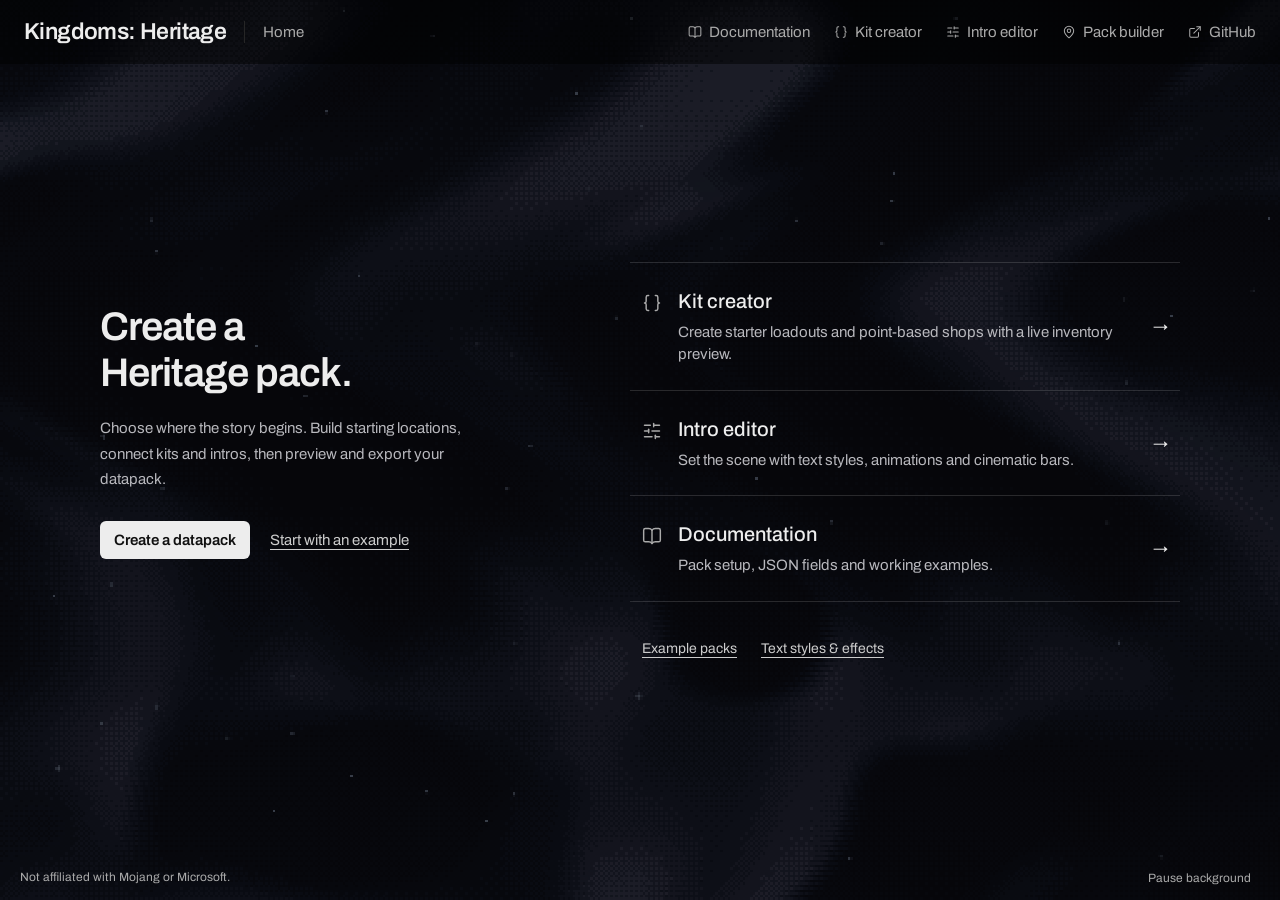
<file: examples/heritage-authoring/index.html>
<!doctype html>
<html lang="en">
<head><meta charset="utf-8"><meta name="viewport" content="width=device-width,initial-scale=1"><meta name="description" content="Documentation and editors for Kingdoms: Heritage starting locations, starter kits, and cinematic spawn intros."><title>Kingdoms: Heritage pack tools</title><link rel="stylesheet" href="home.css?v=12"></head>
<body class="home">
<div class="home-backdrop" aria-hidden="true"><canvas id="home-background"></canvas></div>
<header><a class="brand" href="index.html" aria-label="Kingdoms: Heritage home">Kingdoms: Heritage <span>Home</span></a><nav aria-label="Tools"><a href="docs.html" data-icon="book-open">Documentation</a><a href="kit-editor.html" data-icon="braces">Kit creator</a><a href="gallery.html" data-icon="sliders-horizontal">Intro editor</a><a href="pack-assembler.html" data-icon="map-pin">Pack builder</a><a href="https://github.com/JevenDev/Kingdoms-Heritage" data-icon="external-link">GitHub</a></nav></header>
<main class="home-main">
<section class="home-intro" aria-labelledby="home-title">
<h1 id="home-title">Create a<br>Heritage pack.</h1>
<p class="home-description">Choose where the story begins. Build starting locations, connect kits and intros, then preview and export your datapack.</p>
<div class="home-actions"><a class="home-primary" href="pack-assembler.html">Create a datapack</a><a href="pack-assembler.html?example=starter">Start with an example</a></div>
</section>
<nav class="home-tools" aria-label="Editors and documentation">
<a href="kit-editor.html"><span data-icon="braces" aria-hidden="true"></span><div><h2>Kit creator</h2><p>Create starter loadouts and point-based shops with a live inventory preview.</p></div><span class="home-tool-arrow" aria-hidden="true">→</span></a>
<a href="gallery.html"><span data-icon="sliders-horizontal" aria-hidden="true"></span><div><h2>Intro editor</h2><p>Set the scene with text styles, animations and cinematic bars.</p></div><span class="home-tool-arrow" aria-hidden="true">→</span></a>
<a href="docs.html"><span data-icon="book-open" aria-hidden="true"></span><div><h2>Documentation</h2><p>Pack setup, JSON fields and working examples.</p></div><span class="home-tool-arrow" aria-hidden="true">→</span></a>
</nav>
<nav class="home-links" aria-label="More resources"><a href="docs.html#/examples">Example packs</a><a href="docs.html#/text-styles">Text styles &amp; effects</a></nav>
</main>
<footer class="site-footer"><span>Not affiliated with Mojang or Microsoft.</span><button id="background-motion" class="quiet" type="button" hidden>Pause background</button></footer>
<script src="editor/icons.js?v=3"></script>
<script src="home.js?v=1"></script>
</body></html>
</file>
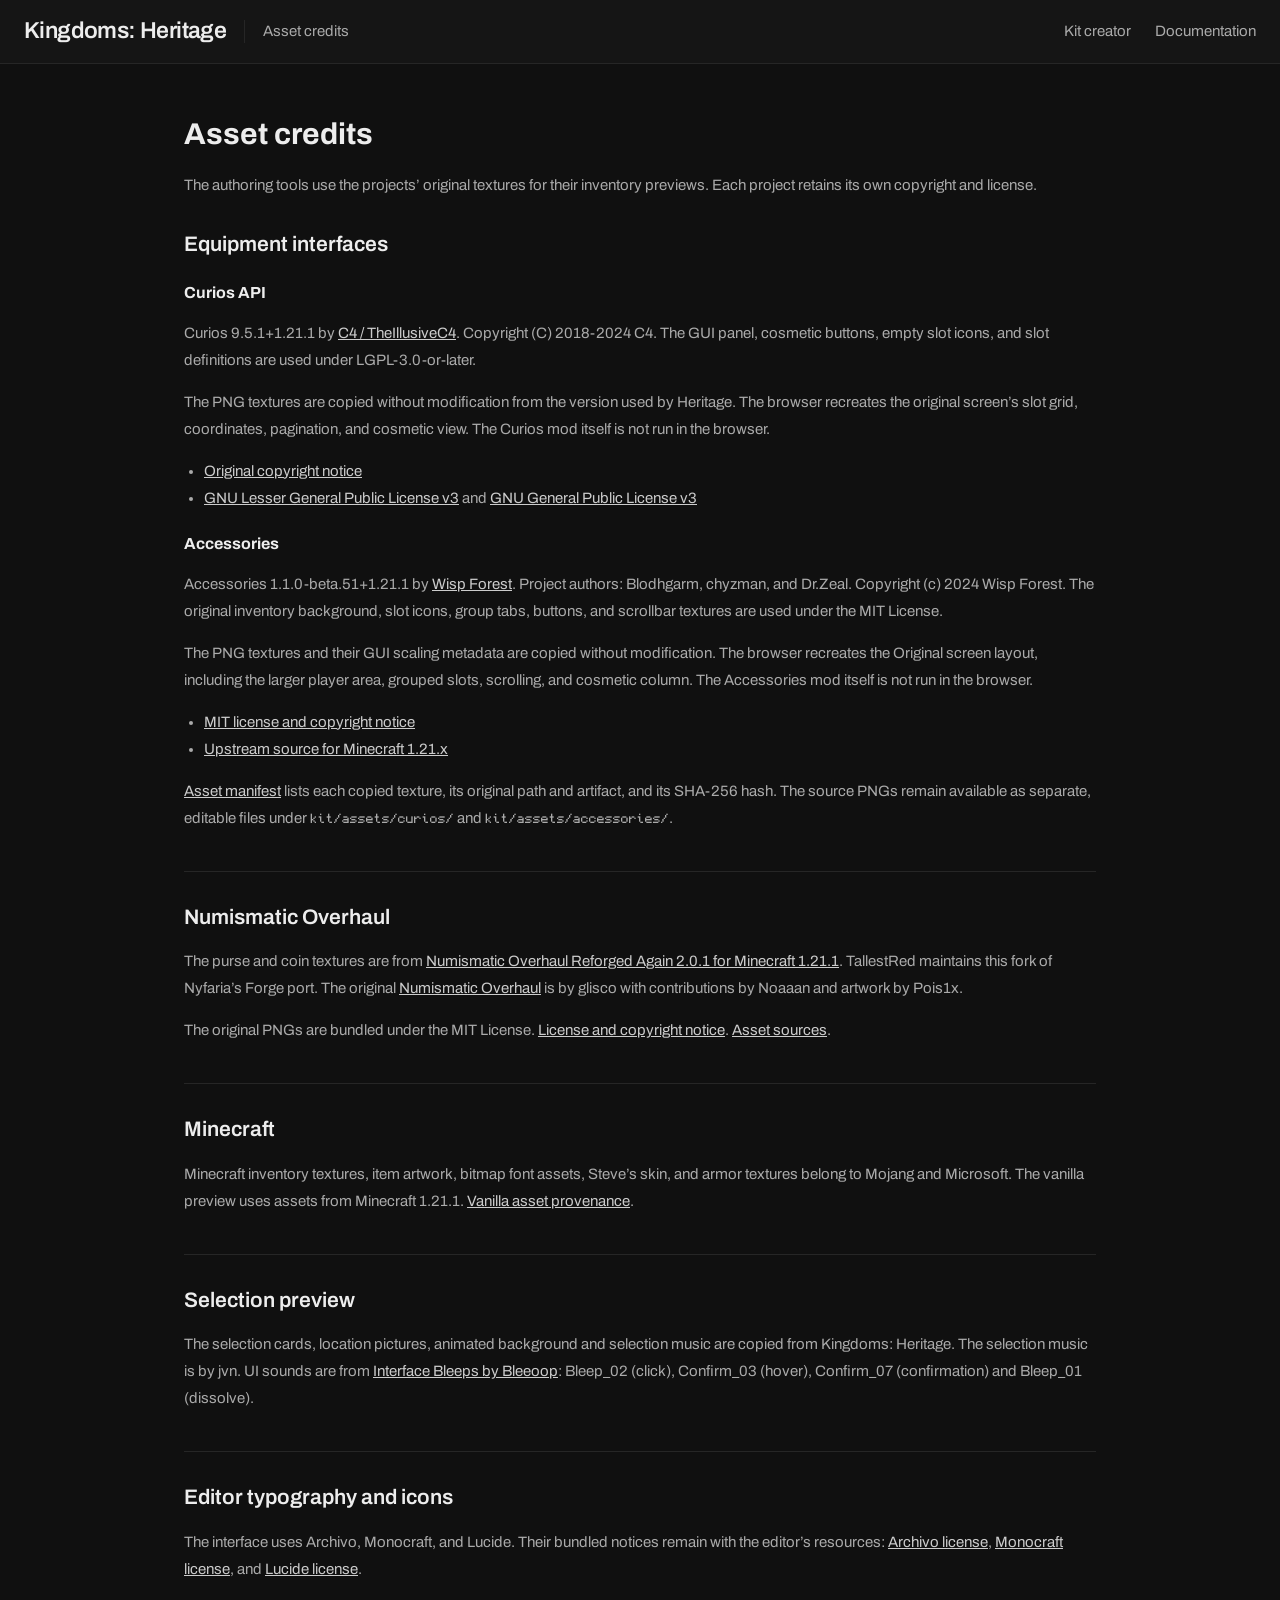
<file: examples/heritage-authoring/credits.html>
<!doctype html>
<html lang="en">
<head><meta charset="utf-8"><meta name="viewport" content="width=device-width,initial-scale=1"><title>Asset credits · Kingdoms: Heritage</title><link rel="stylesheet" href="editor/editor.css?v=22"><style>main{max-width:960px;margin:28px auto;padding:20px 24px 60px}main h1{font-size:30px;margin:0 0 12px}main h2{font-size:21px;margin:30px 0 10px}main h3{font-size:16px;margin:20px 0 8px}main p,main li{font-size:15px;line-height:1.8;color:var(--muted)}main a{display:inline;color:var(--link);text-decoration:underline}section{padding:0 0 24px;border-bottom:1px solid var(--line-soft)}code{font-family:Monocraft,monospace;font-size:12px}ul{padding-left:20px}</style></head>
<body><header><h1>Kingdoms: Heritage <span>Asset credits</span></h1><nav aria-label="Tools"><a href="kit-editor.html">Kit creator</a><a href="docs.html#/kits">Documentation</a></nav></header>
<main><h1>Asset credits</h1><p>The authoring tools use the projects’ original textures for their inventory previews. Each project retains its own copyright and license.</p>
<section id="equipment"><h2>Equipment interfaces</h2>
<h3>Curios API</h3><p>Curios 9.5.1+1.21.1 by <a href="https://github.com/TheIllusiveC4/Curios">C4 / TheIllusiveC4</a>. Copyright (C) 2018-2024 C4. The GUI panel, cosmetic buttons, empty slot icons, and slot definitions are used under LGPL-3.0-or-later.</p><p>The PNG textures are copied without modification from the version used by Heritage. The browser recreates the original screen’s slot grid, coordinates, pagination, and cosmetic view. The Curios mod itself is not run in the browser.</p><ul><li><a href="kit/assets/curios/LICENSE.txt">Original copyright notice</a></li><li><a href="kit/assets/curios/COPYING.LESSER.txt">GNU Lesser General Public License v3</a> and <a href="kit/assets/curios/COPYING.txt">GNU General Public License v3</a></li></ul>
<h3>Accessories</h3><p>Accessories 1.1.0-beta.51+1.21.1 by <a href="https://github.com/wisp-forest/accessories">Wisp Forest</a>. Project authors: Blodhgarm, chyzman, and Dr.Zeal. Copyright (c) 2024 Wisp Forest. The original inventory background, slot icons, group tabs, buttons, and scrollbar textures are used under the MIT License.</p><p>The PNG textures and their GUI scaling metadata are copied without modification. The browser recreates the Original screen layout, including the larger player area, grouped slots, scrolling, and cosmetic column. The Accessories mod itself is not run in the browser.</p><ul><li><a href="kit/assets/accessories/LICENSE.txt">MIT license and copyright notice</a></li><li><a href="https://github.com/wisp-forest/accessories/tree/1.21.x">Upstream source for Minecraft 1.21.x</a></li></ul>
<p><a href="kit/assets/equipment-sources.json">Asset manifest</a> lists each copied texture, its original path and artifact, and its SHA-256 hash. The source PNGs remain available as separate, editable files under <code>kit/assets/curios/</code> and <code>kit/assets/accessories/</code>.</p></section>
<section id="numismatic"><h2>Numismatic Overhaul</h2>
<p>The purse and coin textures are from <a href="https://modrinth.com/mod/numismatic-overhaul-reforged-again/version/WRQUVw6x">Numismatic Overhaul Reforged Again 2.0.1 for Minecraft 1.21.1</a>. TallestRed maintains this fork of Nyfaria’s Forge port. The original <a href="https://github.com/wisp-forest/numismatic-overhaul">Numismatic Overhaul</a> is by glisco with contributions by Noaaan and artwork by Pois1x.</p>
<p>The original PNGs are bundled under the MIT License. <a href="kit/assets/numismatic/LICENSE.txt">License and copyright notice</a>. <a href="kit/assets/numismatic/SOURCE.txt">Asset sources</a>.</p></section>

<section><h2>Minecraft</h2><p>Minecraft inventory textures, item artwork, bitmap font assets, Steve’s skin, and armor textures belong to Mojang and Microsoft. The vanilla preview uses assets from Minecraft 1.21.1. <a href="kit/assets/SOURCE.txt">Vanilla asset provenance</a>.</p></section>
<section id="selection"><h2>Selection preview</h2><p>The selection cards, location pictures, animated background and selection music are copied from Kingdoms: Heritage. The selection music is by jvn. UI sounds are from <a href="https://bleeoop.itch.io/interface-bleeps">Interface Bleeps by Bleeoop</a>: Bleep_02 (click), Confirm_03 (hover), Confirm_07 (confirmation) and Bleep_01 (dissolve).</p></section>
<section><h2>Editor typography and icons</h2><p>The interface uses Archivo, Monocraft, and Lucide. Their bundled notices remain with the editor’s resources: <a href="editor/fonts/Archivo-LICENSE.txt">Archivo license</a>, <a href="editor/fonts/Monocraft-LICENSE.txt">Monocraft license</a>, and <a href="editor/icons/Lucide-LICENSE.txt">Lucide license</a>.</p></section>
</main></body></html>
</file>
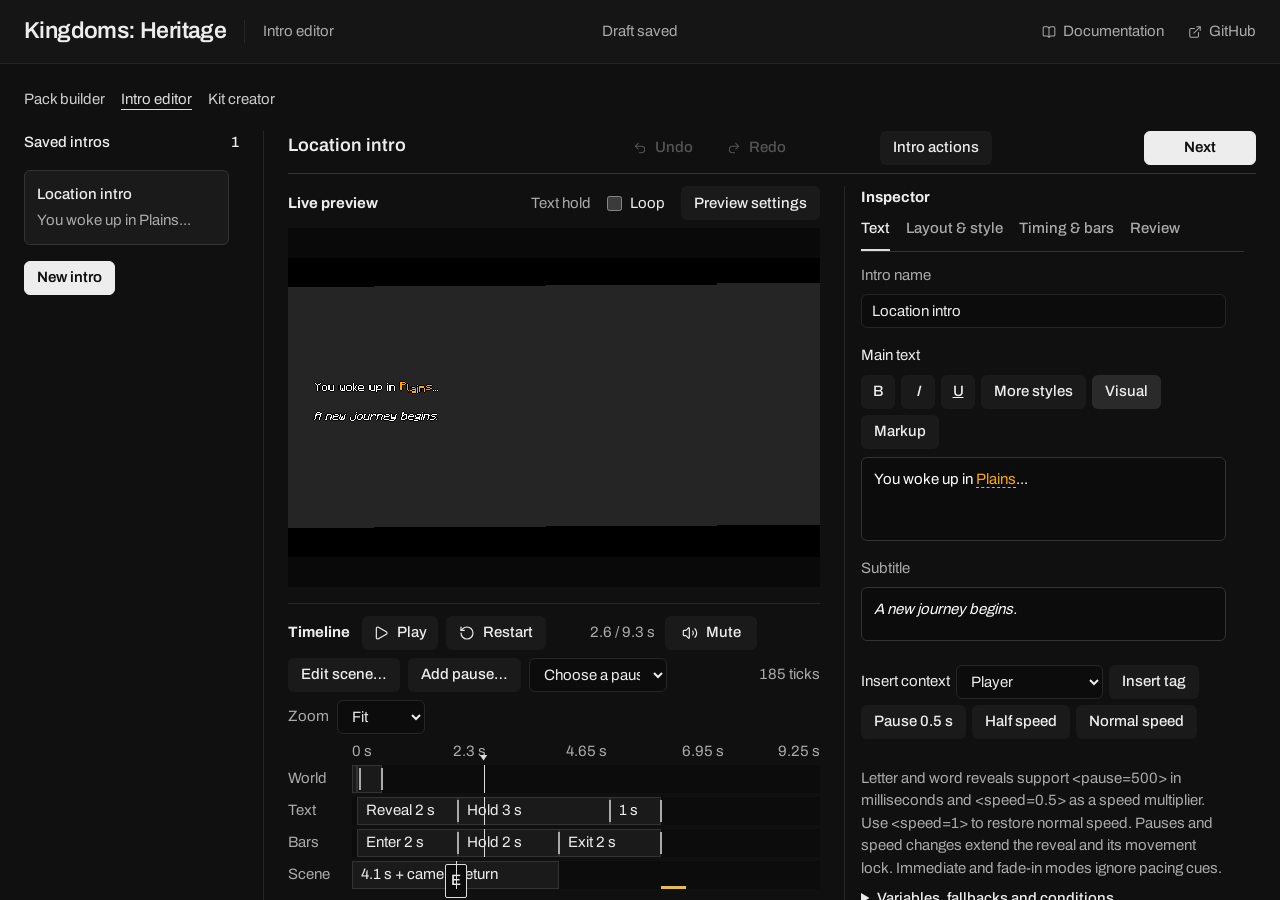
<file: examples/heritage-authoring/gallery.html>
<!doctype html>
<html lang="en">
<head><meta charset="utf-8"><meta name="viewport" content="width=device-width,initial-scale=1"><title>Kingdoms: Heritage intro editor</title><link rel="stylesheet" href="editor/editor.css?v=27"><link rel="stylesheet" href="editor/workflow.css?v=5"><link rel="stylesheet" href="editor/authoring.css?v=39"><link rel="stylesheet" href="editor/controls.css?v=33"></head>
<body class="intro-editor">
<header><h1><a class="home-link" href="index.html" aria-label="Kingdoms: Heritage home">Kingdoms: Heritage</a><span>Intro editor</span></h1><nav aria-label="Resources"><a href="docs.html" data-icon="book-open">Documentation</a><a href="https://github.com/JevenDev/Kingdoms-Heritage" data-icon="external-link">GitHub</a></nav></header>
<main id="author-workspace" tabindex="-1"><nav class="workflow-nav" aria-label="Authoring tools"><a href="pack-assembler.html">Pack builder</a><a href="gallery.html" aria-current="page">Intro editor</a><a href="kit-editor.html">Kit creator</a></nav><div id="author-context" class="author-context" hidden></div><div class="author-shell"><aside class="entry-sidebar" aria-label="Saved intros"><details id="entry-collection" open><summary>Saved intros <span id="author-entry-count"></span></summary><ul id="author-entries" class="author-entries"></ul></details><button id="new-intro" type="button" class="primary">New intro</button><select id="intro-drafts" hidden aria-label="Open intro"></select></aside><section class="author-content" aria-label="Intro editor"><div class="document-toolbar"><div class="document-name"><h2 id="author-title">My intro</h2><span id="intro-draft-status" class="draft-status" role="status">Draft ready</span></div><nav class="author-steps" aria-label="Intro editing"><button type="button" data-author-step="text">Text</button><button type="button" data-author-step="layout">Layout & style</button><button type="button" data-author-step="cinematic">Timing & bars</button><button type="button" data-author-step="review">Review</button></nav><details class="document-actions-menu" data-default-closed><summary>Intro actions</summary><div class="document-file-actions"><a href="docs.html#/intros">Help &amp; documentation</a><a href="docs.html#/text-styles">Text style examples</a><button id="duplicate-intro" type="button">Duplicate intro</button><button id="delete-intro" type="button">Delete intro</button><label class="file-button">Import JSON<input id="import-intro" type="file" accept=".json,application/json" class="sr-only"></label><button id="download-intro" type="button">Download JSON</button><button id="download-cinematic" type="button">Download cinematic datapack</button><select id="preset" aria-label="Load example intro"><option value="custom" selected>Examples…</option><option value="default">Location intro</option><option value="wave">Wave</option><option value="rainbow">Rainbow</option><option value="gradient">Gradient</option><option value="letter">Letter reveal</option><option value="word">Word reveal</option></select></div></details></div><div class="author-scroll-content"><div class="author-heading sr-only"><h2 id="author-heading" tabindex="-1"></h2><p id="author-stage-help" class="hint"></p></div><div class="author-tools"><div class="code-actions" role="group" aria-label="JSON actions"><button id="undo" class="quiet" type="button" title="Undo (Ctrl+Z)" disabled>Undo</button><button id="redo" class="quiet" type="button" title="Redo (Ctrl+Y)" disabled>Redo</button><button id="format-json" class="quiet" type="button">Format JSON</button></div><button id="json-tab" type="button" data-author-step="json">Edit JSON</button><button id="text-tab" type="button" data-author-step="text" hidden>Return to visual editor</button><button id="copy" type="button">Copy JSON</button><button id="author-preview-jump" type="button">Live preview</button></div><div class="workspace"><div class="authoring"><section class="export" id="json-panel" data-author-panel="json" role="region" aria-label="Intro JSON">
<div class="code-heading"><span>intro.json</span></div>
<p id="json-help" class="code-help hint">Paste intro JSON or a full spawn file.</p>
<div class="code-editor"><pre id="line-numbers" class="code-line-numbers" aria-hidden="true"></pre><pre id="highlighted-json" class="code-highlight" aria-hidden="true"></pre><textarea id="json" class="code-input" spellcheck="false" autocomplete="off" autocapitalize="off" aria-label="Intro JSON" aria-describedby="json-help error" wrap="soft"></textarea></div>
<div class="code-status"><span id="json-state">JSON ready</span><span id="line-count"></span></div>
</section>
<section class="text-editor" id="text-panel" data-author-panel="text" role="region" aria-label="Intro text" hidden>
<label class="stack">Intro name<input id="intro-name" value="Location intro" maxlength="120" autocomplete="off"></label><p id="component-notice" class="component-notice" hidden>Structured Minecraft text is preserved. Edit those text fields in JSON. Dynamic translations, selectors and scores are approximate in this preview.</p>
<div class="rich-text-mode"><span id="main-text-label">Main text</span><div role="group" aria-label="Text editing mode"><button id="text-mode-visual" type="button" aria-pressed="true">Visual</button><button id="text-mode-markup" type="button" aria-pressed="false">Markup</button></div></div><label class="stack" for="text" aria-labelledby="main-text-label"><span class="sr-only">Main text</span><textarea id="text" rows="3" spellcheck="false" data-field="text"></textarea></label>
<label class="stack" for="subtitle">Subtitle<textarea id="subtitle" rows="2" spellcheck="false" data-field="subtitle"></textarea></label>
<div class="toolbar"><label for="context-tag">Insert context</label><select id="context-tag"><option value="player">Player</option><option value="kit">Kit</option><option value="spawn">Starting location</option><option value="biome">Biome</option><option value="structure">Structure</option><option value="dimension">Dimension</option><option value="place">Place</option><option value="companions">Companions</option><option value="party_size">Party size</option><option value="party_leader">Party leader</option><option value="equipment">Equipment</option></select><button type="button" id="insert-context-tag">Insert tag</button><button type="button" data-token="pause=500">Pause 0.5 s</button><button type="button" data-token="speed=0.5">Half speed</button><button type="button" data-token="speed=1">Normal speed</button></div><p class="hint">Letter and word reveals support &lt;pause=500&gt; in milliseconds and &lt;speed=0.5&gt; as a speed multiplier. Use &lt;speed=1&gt; to restore normal speed. Pauses and speed changes extend the reveal and its movement lock. Immediate and fade-in modes ignore pacing cues.</p>
<details class="dialogue-authoring"><summary>Variables, fallbacks and conditions</summary><label class="stack">Variable defaults<textarea data-field="variables" data-json rows="4" spellcheck="false">{}</textarea></label><p class="hint">Use namespaced keys, such as {"story:faction":"Oak"}. Insert with {var:story:faction}. Extension values override pack defaults.</p><label class="stack">Missing-value fallbacks<textarea data-field="fallbacks" data-json rows="3" spellcheck="false">{}</textarea></label><p class="hint">Use tag names, such as {"companions":"your own courage"}. An inline {companions|your own courage} takes precedence.</p><label class="stack">Dialogue variants<textarea data-field="variants" data-json rows="6" spellcheck="false">[]</textarea></label><p class="hint">The first matching variant wins. Example: [{"when":{"tag":"party_size","min":2},"subtitle":"Led by {party_leader}."}]. Conditions support equals, present, min, max, all, any and not. Kit, spawn and location comparisons use resource IDs. Inventory facts include inventory_policy, keeps_belongings and receives_kit.</p><p class="hint">Use {key:inventory} or a full keybinding name such as {key:key.my_mod.action}. Remapped and unbound controls use the player’s actual settings.</p></details>
<details class="text-formatting"><summary>Text styling</summary><div class="toolbar" role="group" aria-label="Text formatting"><button type="button" data-wrap="bold"><strong>Bold</strong></button><button type="button" data-wrap="italic"><em>Italic</em></button><button type="button" data-wrap="underline">Underline</button><select id="effect" aria-label="Text effect"><option value="wave">Wave</option><option value="shake">Shake</option><option value="pulse">Pulse</option><option value="jump">Jump</option><option value="rainbow">Rainbow</option><option value="strike">Strikethrough</option><option value="obfuscated">Obfuscated</option></select><button type="button" id="apply-effect">Apply effect</button></div>
<div class="toolbar" role="group" aria-label="Text color"><select id="named-color" aria-label="Named color"></select><input id="color" type="color" value="#ffaa00" aria-label="Text color"><button type="button" id="apply-color">Apply color</button><input id="gradient-end" type="color" value="#55aaff" aria-label="Gradient end color"><button type="button" id="apply-gradient">Apply gradient</button></div>
<p class="hint">Select text to style, or style the whole field with no selection. Use Markup for tags.</p>
</details></section>
<form class="settings" id="settings"><div class="settings-panel appearance-settings" id="appearance-panel" data-author-panel="layout" role="region" aria-label="Text layout">
<fieldset><legend>Appearance</legend><div class="appearance-toggles"><label class="check"><input type="checkbox" data-field="title"> Larger title</label><label class="check"><input type="checkbox" data-field="large_subtitle"> Larger subtitle</label><label class="text-style-control">Text style<select data-field="outline" aria-label="Intro text style"><option value="true">Outline</option><option value="false">Default shadow</option></select></label></div><div class="position-control" role="group" aria-labelledby="title-position-label"><label class="stack"><span id="title-position-label">Title position</span><select data-field="title_position"><option value="mid_center">Middle center</option><option value="top_center">Top center</option><option value="bottom_center">Bottom center</option><option value="left_center">Middle left</option><option value="right_center">Middle right</option><option value="top_left">Top left</option><option value="top_right">Top right</option><option value="bottom_left">Bottom left</option><option value="bottom_right">Bottom right</option></select></label><label class="check"><input id="title-custom" data-position-custom="title" type="checkbox"> Custom title coordinates</label>
<div id="title-coordinates" class="coordinate-fields" hidden><label>X (%)<input id="title-x" type="number" data-field="title_coordinates.x" min="0" max="100" step="0.1" required></label><label>Y (%)<input id="title-y" type="number" data-field="title_coordinates.y" min="0" max="100" step="0.1" required></label><label>Width (%)<input id="title-width" type="number" data-field="title_coordinates.width" min="1" max="100" step="0.1" required></label></div></div><div class="position-control" role="group" aria-labelledby="subtitle-position-label"><label class="stack"><span id="subtitle-position-label">Subtitle position</span><select data-field="subtitle_position"><option value="mid_center">Middle center</option><option value="top_center">Top center</option><option value="bottom_center">Bottom center</option><option value="left_center">Middle left</option><option value="right_center">Middle right</option><option value="top_left">Top left</option><option value="top_right">Top right</option><option value="bottom_left">Bottom left</option><option value="bottom_right">Bottom right</option></select></label><label class="check"><input id="subtitle-custom" data-position-custom="subtitle" type="checkbox"> Custom subtitle coordinates</label>
<div id="subtitle-coordinates" class="coordinate-fields" hidden><label>X (%)<input id="subtitle-x" type="number" data-field="subtitle_coordinates.x" min="0" max="100" step="0.1" required></label><label>Y (%)<input id="subtitle-y" type="number" data-field="subtitle_coordinates.y" min="0" max="100" step="0.1" required></label><label>Width (%)<input id="subtitle-width" type="number" data-field="subtitle_coordinates.width" min="1" max="100" step="0.1" required></label></div></div></fieldset>
<fieldset><legend>Playback</legend><label class="stack">Text reveal<select data-field="animation"><option value="fade_in">Fade in</option><option value="word_by_word">Word by word</option><option value="letter_by_letter">Letter by letter</option><option value="immediate">Immediate</option></select></label><label class="stack">Player control<select data-field="control"><option value="after_title">After the intro</option><option value="during_title">During the intro</option></select></label><label class="check"><input type="checkbox" data-field="blip"> Dialogue blips</label><p class="hint">Mute only affects the preview.</p></fieldset>
<p class="hint coordinate-help">Custom X/Y coordinates place the selected text anchor as a percentage of the screen. Width sets the wrapping area.</p>
</div>
<div class="settings-panel" id="bars-panel" data-author-panel="cinematic" role="region" aria-label="Timing and bars" hidden>
<fieldset><legend>Cinematic bars</legend><div class="appearance-toggles"><label class="check"><input type="checkbox" data-field="cinematic_bars"> Enable bars</label><label class="check"><input type="checkbox" data-field="hide_hud_during_bars"> Hide HUD during bars</label></div><div class="bar-size-control" role="group" aria-labelledby="bar-height-label"><div class="bar-size-heading"><span id="bar-height-label">Thickness (GUI px)</span><output id="bar-height-effective"></output></div><div class="bar-size-inputs"><input id="bar-height-range" type="range" min="1" max="90" step="1" value="26" aria-labelledby="bar-height-label" aria-describedby="bar-height-help"><label class="bar-size-number"><span class="sr-only">Bar thickness</span><input id="bar-height" type="number" data-field="bar_height" min="1" max="1200" step="1" value="26" required aria-labelledby="bar-height-label" aria-describedby="bar-height-help"></label></div><p id="bar-height-help" class="sr-only">Thickness of each bar in GUI pixels. Each bar is capped at one quarter of the screen height. Text placement is independent of the bars.</p></div><div class="bar-style-controls"><label class="stack">Bar edges<select data-field="bar_style"><option value="random">Random angle</option><option value="straight">Straight</option></select></label><button type="button" id="new-angle">New angle</button></div></fieldset>
</div>
<div class="settings-panel" id="timing-panel" data-author-panel="cinematic" role="region" aria-label="Timing and bars" hidden>
<details class="timeline-inspector-values"><summary>Timing values (ticks)</summary><fieldset><legend>Timing</legend><p class="hint">20 ticks = 1 second.</p><div class="timings"><label>Black screen<input type="number" data-field="black_hold_ticks" min="0" max="1200" step="1" required></label><label>World fade<input type="number" data-field="fade_from_black_ticks" min="1" max="1200" step="1" required></label><label>Text reveal<input type="number" data-field="reveal_ticks" min="1" max="1200" step="1" required></label><label>Text hold<input type="number" data-field="hold_ticks" min="1" max="1200" step="1" required></label><label>Text fade out<input type="number" data-field="fade_out_ticks" min="1" max="1200" step="1" required></label><label>Text start<input type="number" data-field="timeline.text_start_ticks" min="0" max="1200" step="1" required></label><label>Bars start<input type="number" data-field="timeline.bar_start_ticks" min="0" max="1200" step="1" required></label><label>Bars enter<input type="number" data-field="timeline.bar_enter_ticks" min="1" max="1200" step="1" required></label><label>Bars hold<input type="number" data-field="timeline.bar_hold_ticks" min="0" max="3600" step="1" required></label><label>Bars exit<input type="number" data-field="timeline.bar_exit_ticks" min="1" max="1200" step="1" required></label></div></fieldset></details>
</div>
</form><section id="author-review" data-author-panel="review" hidden><h3 id="author-review-title"></h3><p id="author-review-description" class="hint"></p><ul id="author-review-summary" class="author-review-summary"></ul><p id="author-usage" class="hint"></p><button id="author-fix" type="button" hidden>Resolve issues</button><button id="author-download" type="button">Download intro JSON</button><p class="hint">Use this intro in a location, or keep it in your library for another pack.</p></section><details class="editor-help"><summary>JSON help</summary><p>Paste an intro object, an <code>"intro": { … }</code> section, or a full spawn file. Copy keeps your JSON structure and extra fields.</p><p>Use text with styling tags or Minecraft text components. Component objects and arrays are kept intact. Dynamic components have an approximate preview and need an in-game check. Sample names, background, GUI size, and mute only affect the preview.</p></details>
</div><div class="preview-column"><section class="preview-pane" aria-label="Live preview">
<h3>Live preview</h3><p id="pack-preview-scale" class="hint" hidden></p><div class="playback"><button id="play" type="button" disabled>Play</button><button id="restart" type="button" disabled>Restart</button><input id="timeline" type="range" min="0" max="180" step="1" value="110" aria-label="Intro timeline" disabled><output id="clock">5.5 / 9.0 s</output><button id="mute" type="button" aria-label="Mute preview sound">Mute</button></div>
<div class="preview-footer"><span id="phase">Loading Minecraft font…</span><label class="check"><input id="loop" type="checkbox"> Loop</label></div>
<canvas id="preview" width="960" height="540" role="img" tabindex="0" aria-label="Live Minecraft intro preview with movable text boxes" aria-describedby="position-help"></canvas>
<div class="position-toolbar"><label class="check"><input id="show-text-boxes" type="checkbox" checked> Text boxes</label><button id="move-title" type="button" aria-pressed="false">Move title</button><button id="move-subtitle" type="button" aria-pressed="false">Move subtitle</button></div>
<p id="position-help" class="hint position-help">Drag a text box, or select it and use arrow keys. Hold Shift for larger steps.</p>
<p id="dialogue-warning" class="notice" role="status" hidden></p><p id="font-warning" class="notice" hidden></p><p id="audio-status" class="notice" role="status"></p>
<details class="preview-setup"><summary>Preview settings</summary><div class="preview-setup-fields"><label class="preview-resolution">Resolution <select id="resolution" aria-label="Preview resolution"><option value="1280x720">1280 × 720</option><option value="1366x768">1366 × 768</option><option value="1920x1080" selected>1920 × 1080</option><option value="2560x1440">2560 × 1440</option><option value="3440x1440">3440 × 1440</option><option value="3840x2160">3840 × 2160</option></select></label><label class="preview-size">GUI scale <select id="viewport" aria-label="Preview GUI scale"><option value="0">Auto</option><option value="1">1</option><option value="2">2</option><option value="3">3</option><option value="4" selected>4</option></select></label><label class="background-control"><span>Background</span><input id="background" type="color" value="#252525"></label></div><div class="settings-panel" id="locations-panel" >
<fieldset><legend>Sample dialogue context</legend><label class="stack">Player<input id="player" value="Alex" maxlength="256"></label><label class="stack">Kit<input id="kit" value="Traveler" maxlength="256"></label><label class="stack">Starting location<input id="spawn" value="Homeland" maxlength="256"></label><label class="stack">Party leader<input id="party_leader" value="Alex" maxlength="256"></label><label class="stack">Party size<input id="party_size" type="number" min="1" value="1"></label><label class="stack">Companions<input id="companions" value="" maxlength="1024"></label><label class="stack">Equipment<input id="equipment" value="Traveler" maxlength="256"></label><label class="stack">Place<input id="place" value="the plains" maxlength="256"></label><label class="stack">Biome<input id="biome" value="Plains" maxlength="256"></label><label class="stack">Structure<input id="structure" value="Savanna Village" maxlength="256"></label><label class="stack">Dimension<input id="dimension" value="Overworld" maxlength="256"></label><p class="hint">Sample values affect only this preview. In-game values come from each player’s confirmed selection and destination.</p></fieldset>
<fieldset><legend>Extension samples</legend><label class="stack">Variables<textarea id="preview-variables" rows="3" spellcheck="false">{}</textarea></label><label class="stack">Condition values<textarea id="preview-facts" rows="4" spellcheck="false">{}</textarea></label><label class="stack">Keybindings<textarea id="preview-keys" rows="3" spellcheck="false">{}</textarea></label><p class="hint">Use JSON objects. Variable keys use namespace:name. Condition values use tag names and stable IDs, such as {"kit":"my_pack:ranger","party_size":2}. Keybinding keys use full names, such as {"key.inventory":"I"}.</p></fieldset></div>
</details>
</section>
</div></div><div class="editor-feedback"><p id="error" role="alert" hidden></p><button id="restore-json" type="button" hidden>Restore valid JSON</button><p id="copy-status" role="status"></p></div>
<div id="author-feedback" class="author-feedback" role="status"></div><div class="author-footer"><button id="author-back" type="button">Back</button><span id="author-stage-status" class="hint"></span><button id="author-next" class="primary" type="button">Continue</button><div class="author-finish" hidden><button id="author-use-another" type="button">Use and create another</button><a id="author-preview-pack" class="handoff" href="pack-assembler.html">Use and preview pack</a><a id="use-in-pack" class="handoff" href="pack-assembler.html">Use in pack</a></div></div></div></section></div></main>
<dialog id="delete-draft-dialog" aria-labelledby="delete-draft-heading"><form method="dialog"><h2 id="delete-draft-heading">Delete this saved draft?</h2><p>Save a JSON copy first if you want to keep it. Packs that use this draft will need a replacement.</p><div class="dialog-actions"><button value="cancel" autofocus>Cancel</button><button id="confirm-delete-draft" type="button">Delete draft</button></div></form></dialog>
<script src="editor/color-picker.js?v=2"></script><script src="editor/workflow.js?v=9"></script><script src="pack/project.js?v=12"></script><script src="pack/editing.js?v=7"></script><script src="editor/authoring.js?v=21"></script><script src="editor/session.js?v=11"></script><script src="editor/icons.js?v=3"></script><script src="editor/assets.js"></script><script src="editor/engine.js?v=21"></script><script src="editor/scenes.js?v=4"></script><script src="editor/dialogue-audio.js?v=1"></script><script src="editor/tooltips.js?v=19"></script><script src="editor/json-editor.js?v=5"></script><script src="kit/drafts.js?v=4"></script><script src="editor/renderer.js?v=10"></script><script src="editor/intro-layout.js?v=4"></script><script src="editor/rich-text.js?v=4"></script><script src="pack/animations.js?v=2"></script><script src="editor/timeline.js?v=12"></script><script src="pack/zip.js?v=6"></script><script src="editor/editor.js?v=41"></script>
</body></html>
</file>
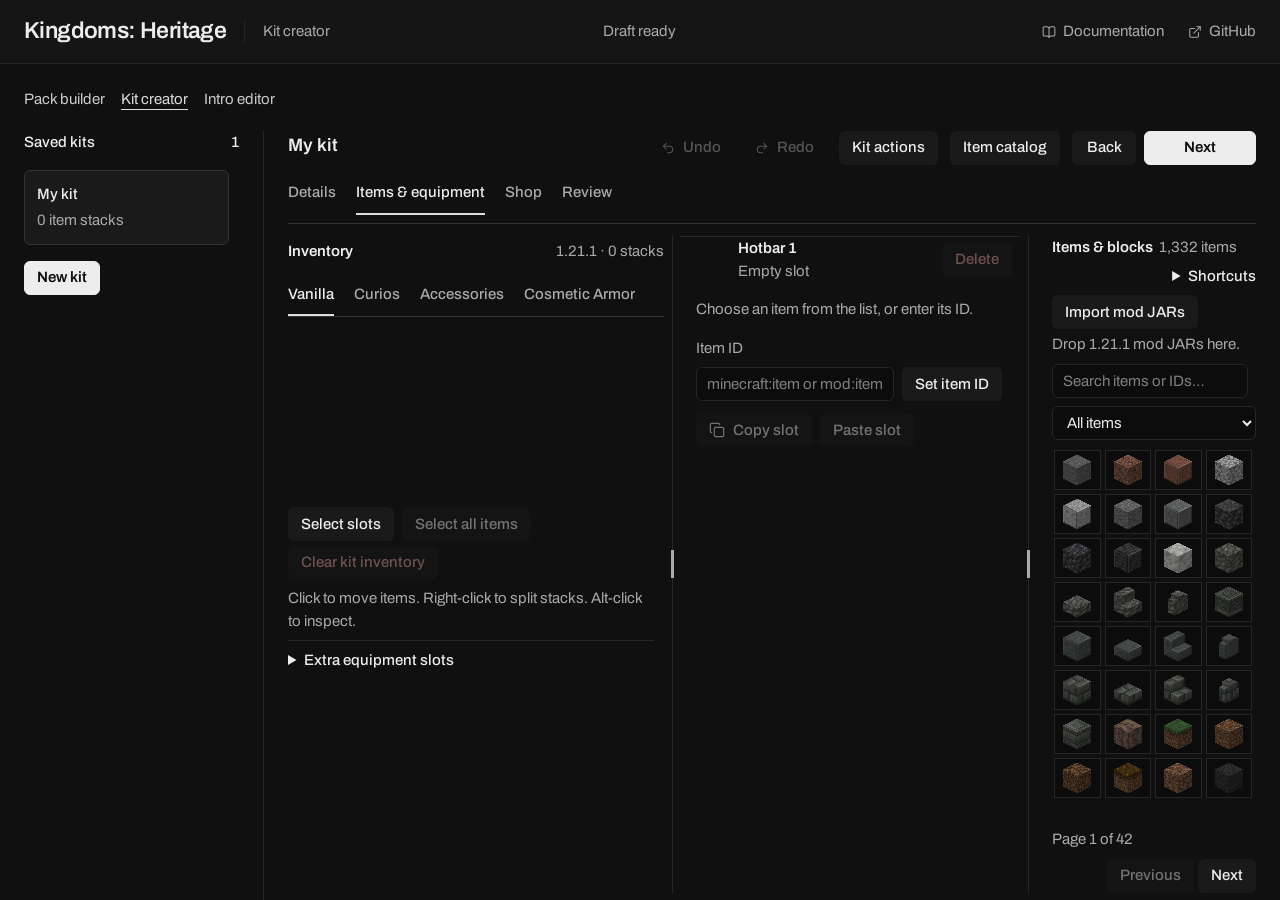
<file: examples/heritage-authoring/kit-editor.html>
<!doctype html>
<html lang="en">
<head><meta charset="utf-8"><meta name="viewport" content="width=device-width,initial-scale=1"><meta name="description" content="Build Minecraft 1.21.1 starter kits for Kingdoms: Heritage with a live inventory preview and JSON editor."><title>Kingdoms: Heritage kit creator</title><link rel="stylesheet" href="editor/editor.css?v=27"><link rel="stylesheet" href="kit/view.css?v=9"><link rel="stylesheet" href="kit/creator.css?v=27"><link rel="stylesheet" href="kit/equipment.css?v=8"><link rel="stylesheet" href="editor/workflow.css?v=5"><link rel="stylesheet" href="editor/authoring.css?v=39"><link rel="stylesheet" href="editor/controls.css?v=33"><link rel="stylesheet" href="pack/flow.css?v=8"></head>
<body class="kit-editor">
<a class="kit-skip" href="#author-workspace">Skip to kit editor</a>
<header><h1><a class="home-link" href="index.html" aria-label="Kingdoms: Heritage home">Kingdoms: Heritage</a><span>Kit creator</span></h1><nav aria-label="Resources"><a href="docs.html#/kits" data-icon="book-open">Documentation</a><a href="https://github.com/JevenDev/Kingdoms-Heritage" data-icon="external-link">GitHub</a></nav></header>
<main id="author-workspace" tabindex="-1"><nav class="workflow-nav" aria-label="Authoring tools"><a href="pack-assembler.html">Pack builder</a><a href="kit-editor.html" aria-current="page">Kit creator</a><a href="gallery.html">Intro editor</a></nav><div id="author-context" class="author-context" hidden></div><div class="author-shell"><aside class="entry-sidebar" aria-label="Saved kits"><details id="entry-collection" open><summary>Saved kits <span id="author-entry-count"></span></summary><ul id="author-entries" class="author-entries"></ul></details><button id="new-kit" type="button" class="primary">New kit</button><select id="kit-drafts" hidden aria-label="Open kit"></select></aside><section class="author-content" aria-label="Kit editor"><div class="document-toolbar"><div class="document-name"><h2 id="author-title">My kit</h2><span id="draft-status" class="draft-status" role="status">Draft ready</span></div><nav class="author-steps" aria-label="Kit editing"><button type="button" data-author-step="details">Details</button><button type="button" data-author-step="inventory">Items & equipment</button><button type="button" data-author-step="shop">Shop</button><button type="button" data-author-step="review">Review</button></nav><details class="document-actions-menu" data-default-closed><summary>Kit actions</summary><div class="document-file-actions"><a href="docs.html#/kits">Help &amp; documentation</a><a href="docs.html#/text-styles">Text style examples</a><button id="duplicate-kit" type="button">Duplicate kit</button><button id="delete-kit" type="button">Delete kit</button><select id="example" aria-label="Load example kit"><option value="">Examples…</option></select><label class="file-button">Import JSON<input id="import" type="file" accept=".json,application/json" class="sr-only"></label><button id="download" type="button">Download JSON</button><a href="credits.html">Asset credits</a></div></details></div><div class="author-scroll-content"><div class="author-heading sr-only"><h2 id="author-heading" tabindex="-1"></h2><p id="author-stage-help" class="hint"></p></div><div class="author-tools"><div class="code-actions" role="group" aria-label="JSON actions"><button id="undo" class="quiet" type="button" disabled aria-label="Undo" title="Undo (Ctrl+Z)">Undo</button><button id="redo" class="quiet" type="button" disabled aria-label="Redo" title="Redo (Ctrl+Y)">Redo</button><button id="format" class="quiet" type="button">Format JSON</button></div><button id="json-tab" type="button" data-author-step="json">Edit JSON</button><button id="details-tab" type="button" data-author-step="details" hidden>Return to visual editor</button><button id="copy" type="button">Copy JSON</button><button id="author-preview-jump" type="button">Live preview</button></div><div class="kit-workspace"><section class="kit-source"><div id="details-panel" data-author-panel="details" role="region" aria-label="Kit details" hidden>
<label class="stack">Kit name<input id="title" maxlength="120"></label><label class="stack">Description (optional)<textarea id="description" rows="2" maxlength="4000"></textarea></label>
<label class="stack">Intro animation<select id="kit-intro-scene"></select></label>
<label class="stack" hidden>Custom cinematic ID<input id="kit-custom-scene" placeholder="your_pack:wake_up" autocomplete="off" spellcheck="false"></label>
<div id="kit-stats">
  <section class="kit-stat-section" aria-labelledby="kit-stats-heading">
    <h3 id="kit-stats-heading">Starter stats</h3>
    <div class="kit-stat-fields">
      <label class="stack"><span class="kit-stat-label"><img src="kit/assets/stats/health.png" alt="">Starting health</span><input id="kit-stat-health" type="number" step="any" min="1" max="3.4028234663852886e38" placeholder="Default"></label>
      <label class="stack"><span class="kit-stat-label"><img src="kit/assets/stats/hunger.png" alt="">Starting hunger</span><input id="kit-stat-hunger" type="number" step="1" min="0" max="20" placeholder="Default"></label>
    </div>
    <div class="kit-stat-fields" id="kit-stat-builtins"></div>
  </section>
  <section class="kit-stat-section" aria-labelledby="kit-stat-attributes-heading">
    <h3 id="kit-stat-attributes-heading">Other attributes</h3>
    <div id="kit-stat-attributes"></div>
    <details id="kit-stat-add">
      <summary>Add attribute</summary>
      <form id="kit-stat-add-form" class="kit-stat-modifier">
        <label class="stack kit-stat-id">Attribute ID<input id="kit-stat-id" placeholder="neoforge:swim_speed" required></label>
        <label class="stack">Amount<input id="kit-stat-new-amount" type="number" step="any" required></label>
        <label class="stack">Operation<select id="kit-stat-new-operation"></select></label>
        <button type="submit">Add</button>
      </form>
    </details>
  </section>
  <section class="kit-stat-section" aria-labelledby="kit-stat-mana-heading">
    <h3 id="kit-stat-mana-heading" class="kit-stat-label"><img src="kit/assets/stats/mana.png" alt="">Iron’s Spells mana</h3>
    <div class="kit-stat-fields">
      <label class="stack">Starting mana<input id="kit-stat-mana" type="number" min="0" max="1000000" step="any" placeholder="Unchanged"></label>
      <label class="stack">Base mana cap<input id="kit-stat-mana-capacity" type="number" min="0" max="1000000" step="any" placeholder="Unchanged"></label>
    </div>
    <p class="hint">Requires Iron’s Spells ’n Spellbooks. Equipment and other bonuses still affect the cap.</p>
  </section>
  <section class="kit-stat-section" aria-labelledby="kit-stat-purse-heading">
    <h3 id="kit-stat-purse-heading" class="kit-stat-label"><span class="kit-purse-icon" aria-hidden="true"></span>Numismatic purse</h3>
    <div id="kit-stat-coins" class="kit-stat-fields"></div>
    <p class="hint">Purse grants require Numismatic Overhaul Reforged Again in Minecraft.</p>
  </section>
  <p class="hint" id="kit-stat-json-error" hidden>Fix the starter stats in Edit JSON to use these controls.</p>
</div>
<details class="entry-advanced"><summary>Advanced kit settings</summary><label class="stack">Title translation key (optional)<input id="title_key" maxlength="256" spellcheck="false"></label><label class="stack">Description translation key (optional)<input id="description_key" maxlength="256" spellcheck="false"></label><p class="hint">Supply translations through a resource pack. The kit name and description are the fallback text.</p><div class="kit-setting-row"><label class="stack">Menu position<input id="order" type="number" step="1"></label><label class="stack">Starting hotbar slot<select id="selected-slot"></select></label></div><label class="stack">Kit tags<input id="tags" placeholder="my_pack:starter, my_pack:traveler"></label><p class="hint">Enter tags without #. Use #my_pack:starter in a start to allow kits with that tag.</p></details>
</div>
<div id="json-panel" data-author-panel="json" role="region" aria-label="Kit JSON" class="export"><div class="code-heading"><span>kit.json</span></div><p id="kit-json-help" class="code-help hint">Paste kit JSON or edit items in the inventory.</p><div class="code-editor"><pre class="code-line-numbers" aria-hidden="true"></pre><pre class="code-highlight" aria-hidden="true"></pre><textarea id="kit-json" class="code-input" spellcheck="false" wrap="soft" autocomplete="off" autocapitalize="off" aria-label="Kit JSON" aria-describedby="kit-json-help error"></textarea></div><div class="code-status"><span id="json-state">JSON ready</span><span id="line-count"></span></div></div>
<section id="author-review" data-author-panel="review" hidden><h3 id="author-review-title"></h3><p id="author-review-description" class="hint"></p><ul id="author-review-summary" class="author-review-summary"></ul><p id="author-usage" class="hint"></p><button id="author-fix" type="button" hidden>Resolve issues</button><button id="author-download" type="button">Download kit JSON</button><p class="hint">Use this kit in a location, or keep it in your library for another pack.</p></section></section><section class="kit-preview-column" aria-label="Kit contents">
 <section id="shop-panel" data-author-panel="shop" aria-labelledby="shop-heading" hidden>
  <div class="shop-workspace">
   <div class="shop-setup">
    <div class="shop-heading"><div><h2 id="shop-heading" tabindex="-1">Shop offers</h2><p id="shop-count" class="hint"></p></div><div class="shop-heading-actions"><label class="stack shop-budget">Points budget<input id="shop-budget" type="number" min="0" max="1000000" step="1" required></label><label class="stack shop-columns">Columns<input id="shop-columns" type="number" min="1" max="9" step="1" required></label><button id="shop-test" type="button" aria-haspopup="dialog" disabled>Test shop</button></div></div>
    <form id="shop-add-form" class="shop-add-form"><label class="stack">Item ID<input id="shop-item-id" spellcheck="false" autocomplete="off" required placeholder="minecraft:item or mod:item"></label><button type="submit">Add offer</button><button id="shop-browse-items" type="button" class="shop-narrow-jump">Browse items</button></form>
    <details id="shop-sections" class="shop-sections" hidden>
     <summary>Shop sections</summary>
     <ol id="shop-section-list" aria-label="Shop sections"></ol>
     <button id="shop-add-section" type="button">Add section</button>
    </details>
    <p id="shop-status" class="hint" role="status" hidden></p>
    <p id="shop-empty" class="hint">Pick an item from the browser or enter an ID to start a shop.</p>
   </div>
   <div id="shop-pages" class="shop-pages" hidden>
    <div class="shop-page-nav" aria-label="Shop pages"><button id="shop-prev" type="button" aria-label="Previous offer page">Previous</button><span id="shop-page" role="status"></span><button id="shop-next" type="button" aria-label="Next offer page">Next</button><button id="shop-add-page" type="button">Add page</button></div>
    <section id="shop-preview" class="shop-preview" aria-labelledby="shop-layout-heading"><h2 id="shop-layout-heading">Shop layout</h2>
     <div class="shop-preview-stock"><div id="shop-inline-tabs" class="shop-inline-tabs" role="group" aria-label="Shop sections" hidden></div><div id="shop-tray" class="shop-tray" role="group" aria-label="Shop layout slots"><canvas id="shop-tray-panel" aria-hidden="true"></canvas></div></div>
    </section>
    <ol id="shop-offers" class="shop-offers" aria-label="Offers on this page"></ol>
   </div>
  </div>
 </section>
<div class="kit-preview-top">
<div class="kit-inventory-panel"><div class="kit-inventory-heading"><h2>Inventory</h2><span>1.21.1 &middot; <span id="stack-count">4 stacks</span></span></div><div class="inventory-modes" role="tablist" aria-label="Inventory preview"><button id="mode-player" role="tab" aria-controls="inventory" aria-selected="true" type="button">Vanilla</button><button id="mode-curios" role="tab" aria-controls="inventory" aria-selected="false" tabindex="-1" type="button">Curios</button><button id="mode-accessories" role="tab" aria-controls="inventory" aria-selected="false" tabindex="-1" type="button">Accessories</button><button id="mode-cosmeticarmorreworked" role="tab" aria-controls="inventory" aria-selected="false" tabindex="-1" type="button">Cosmetic Armor</button></div><div id="inventory" role="tabpanel" aria-label="Vanilla inventory preview"></div><div class="equipment-view-controls" id="equipment-view-controls" hidden><label class="check"><input id="show-cosmetics" type="checkbox">Cosmetic slots</label><button id="configure-slots" type="button">Slot layout</button></div><div class="inventory-selection"><button id="select-slots" type="button" aria-pressed="false">Select slots</button><button id="select-all-slots" type="button">Select all items</button><button id="clear-inventory" type="button">Clear kit inventory</button><span id="selection-count" role="status" aria-live="polite"></span><button id="delete-selected" type="button" disabled>Delete selected</button><button id="deselect-slots" type="button" disabled>Deselect</button></div><p class="hint inventory-instructions">Click to move items. Right-click to split stacks. Alt-click to inspect.</p><div id="carried-stack" hidden><span id="carried-label"></span><button id="return-carried" type="button">Return</button><button id="delete-carried" type="button">Delete held item</button></div></div>
<section class="slot-inspector" aria-labelledby="slot-name">
<div class="slot-heading"><div id="selected-icon" aria-hidden="true"></div><div><h2 id="slot-name">Hotbar 1</h2><span id="selected-name">Compass</span></div><button id="clear-slot" type="button" aria-label="Delete item">Delete</button></div>
<p id="empty-slot-hint" class="hint">Choose an item from the list, or enter its ID.</p><div class="item-id-field"><label class="stack item-id-control">Item ID<input id="item-id" spellcheck="false" autocomplete="off" placeholder="minecraft:item or mod:item"></label><button id="apply-id" type="button">Set item ID</button></div>
<div class="slot-copy-actions"><button id="revert-slot" type="button" hidden>Revert edits</button><button id="copy-slot" type="button">Copy slot</button><button id="paste-slot" type="button" disabled>Paste slot</button><span id="slot-clipboard"></span></div>
<div id="slot-item-details"><div class="slot-controls"><label>Count<input id="count" type="number" min="1" max="99" step="1" value="1"></label><button id="fill-stack" type="button">Max stack</button><button id="set-start" type="button" aria-pressed="true">Start here</button></div>
<div class="item-name-field"><label class="stack">Display name<input id="item-name" autocomplete="off" placeholder="Use the item’s default name"></label><button id="apply-name" type="button">Apply name</button></div>
<details id="lore-details"><summary>Lore</summary><section id="lore-editor" aria-labelledby="lore-heading"><h3 id="lore-heading" class="sr-only">Lore</h3><div id="lore-lines"></div><button id="add-lore-line" type="button">Add lore line</button><p id="lore-hint" class="hint">Select text to wrap it in tags, or style the whole line with no selection. Changes save automatically.</p><p id="lore-status" class="hint" role="status"></p></section>
</details><details id="advanced-item-settings"><summary>Advanced item settings</summary><label class="check stack-limit-option" title="For this item only. Use the stack size from your modpack. Counts must still be positive whole numbers."><input id="ignore-stack-limits" type="checkbox"> Ignore stack limit for this item</label>
<details id="component-details"><summary>Item components<span id="component-state"></span></summary><textarea id="components" rows="5" spellcheck="false" aria-label="Item components JSON">{}</textarea><button id="apply-components" type="button">Apply components</button><p class="hint">Edit item data, such as names, lore, or enchantments.</p></details></details></div>
</section><details class="kit-extra-equipment"><summary>Extra equipment slots</summary><p class="hint">Use the Curios or Accessories slot names from your modpack.</p><div id="equipment"></div><button id="add-equipment" type="button">Add equipment slot</button>
</details>
</div>
<section class="kit-library" aria-labelledby="item-library-heading">
<div class="item-browser-heading"><h2 id="item-library-heading">Items &amp; blocks</h2><span id="item-count"></span><details class="kit-help"><summary>Shortcuts</summary><div><p><strong>Item list:</strong> scroll for more items. Click to pick up one. Middle-click or Ctrl-click for a full stack. Shift-left-click fills the selected empty slot. Shift-right-click adds one. Click back into the list to discard.</p><p><strong>Slots:</strong> left-click moves or swaps. Right-click splits or places one. Drag to spread items. Shift-click transfers. Double-click collects. Middle-click copies a stack. Alt-click inspects.</p><p><strong>Selection:</strong> Ctrl/Cmd-click selects slots. In selection mode, Shift-click selects a range.</p><p><strong>Keys:</strong> 1–9 swap with hotbar slots. F swaps with offhand. Delete / Backspace removes. Ctrl+C / V copies and pastes. Ctrl+F searches. Ctrl+Z / Y undoes and redoes.</p><p><strong>Escape:</strong> cancel a drag or return the held item.</p></div></details></div>
<button id="shop-edit-offers" type="button" class="shop-narrow-jump">Back to offers</button>
<div class="mod-import"><button id="import-mods" type="button" aria-describedby="mod-import-status">Import mod JARs</button><input id="mod-files" type="file" accept=".jar" multiple hidden><span id="mod-import-status" role="status">Drop 1.21.1 mod JARs here.</span></div>
<div class="item-search"><input id="search-items" type="search" aria-label="Search Minecraft items" placeholder="Search items or IDs…"><button id="clear-search" type="button" aria-label="Clear item search" hidden>Clear</button><select id="item-category" aria-label="Item category"><option value="all">All items</option><option value="blocks">Blocks</option><option value="items">Items</option><option value="armor">Armor</option><option value="modded">Modded</option><option value="used">In this kit</option></select></div>
<div class="item-browser-frame"><div id="item-browser" aria-label="Minecraft item browser"></div>
<div class="mod-drop-overlay" aria-hidden="true"><strong class="mod-drop-prompt">Drop mod JARs here</strong><div class="mod-drop-progress"><span class="mod-drop-spinner"></span><strong>Importing mod JARs…</strong></div></div></div>
<div class="browser-pages"><span id="page-count"></span><div><button id="previous" type="button" aria-label="Previous items">Previous</button><button id="next" type="button" aria-label="Next items">Next</button></div></div>
</section>
</section>
</div>
<div class="editor-feedback kit-feedback"><p id="error" role="alert" hidden></p><p id="warnings"></p><div id="pending-edits" hidden><span id="pending-message"></span><button id="go-to-draft" type="button">Go to edits</button><button id="discard-drafts" type="button">Discard edits</button></div><button id="restore" type="button" hidden>Restore valid JSON</button><p id="status" role="status" aria-live="polite"></p></div>
<div id="author-feedback" class="author-feedback" role="status"></div><div class="author-footer"><button id="author-back" type="button">Back</button><span id="author-stage-status" class="hint"></span><button id="author-next" class="primary" type="button">Continue</button><div class="author-finish" hidden><button id="author-use-another" type="button">Use and create another</button><a id="author-preview-pack" class="handoff" href="pack-assembler.html">Use and preview pack</a><a id="use-in-pack" class="handoff" href="pack-assembler.html">Use in pack</a></div></div></div></section></div></main>
<dialog id="delete-draft-dialog" aria-labelledby="delete-draft-heading"><form method="dialog"><h2 id="delete-draft-heading">Delete this saved draft?</h2><p>Save a JSON copy first if you want to keep it. Packs that use this draft will need a replacement.</p><div class="dialog-actions"><button value="cancel" autofocus>Cancel</button><button id="confirm-delete-draft" type="button">Delete draft</button></div></form></dialog>
<dialog id="delete-item-dialog" aria-labelledby="delete-item-heading"><form method="dialog"><h2 id="delete-item-heading">Delete this item?</h2><p id="delete-item-message"></p><div class="delete-item-actions"><button id="cancel-delete" value="cancel" autofocus>Cancel</button><button id="confirm-delete" type="button">Delete item</button></div></form></dialog>
<dialog id="slot-layout-dialog" aria-labelledby="slot-layout-heading"><form id="slot-layout-form"><div class="slot-layout-heading"><h2 id="slot-layout-heading">Slot layout</h2><button id="close-slot-layout" type="button" aria-label="Close slot layout">Close</button></div><p class="hint">Match the slot names and counts in your modpack. These settings only change the preview.</p><div id="slot-layout-columns" class="slot-layout-columns" aria-hidden="true"><span>Slot name</span><span>Count</span><span>Order</span><span class="layout-group">Group</span><span></span></div><div id="slot-layout-rows"></div><button id="add-layout-slot" type="button">Add slot type</button><p id="slot-layout-error" role="alert" hidden></p><div class="slot-layout-actions"><button id="reset-slot-layout" type="button">Use mod defaults</button><button class="primary" type="submit">Apply layout</button></div></form></dialog>
<script src="editor/tooltips.js?v=19"></script><script src="editor/color-picker.js?v=2"></script><script src="editor/workflow.js?v=9"></script><script src="pack/project.js?v=12"></script><script src="pack/editing.js?v=7"></script><script src="kit/workspace.js?v=3"></script><script src="editor/authoring.js?v=21"></script><script src="editor/session.js?v=11"></script><script src="editor/icons.js?v=3"></script><script src="editor/assets.js"></script><script src="kit/catalog.js"></script><script src="editor/json-editor.js?v=5"></script><script src="kit/stats.js?v=8"></script><script src="kit/engine.js?v=13"></script><script src="pack/zip.js?v=6"></script><script src="kit/mod-items.js?v=2"></script><script src="kit/equipment-data.js"></script><script src="kit/equipment.js?v=7"></script><script src="kit/mouse.js?v=4"></script><script src="kit/player-data.js"></script><script src="kit/player.js?v=2"></script><script src="kit/text.js?v=4"></script><script src="kit/view.js?v=31"></script><script src="kit/examples.js"></script><script src="kit/equipment-editor.js?v=4"></script><script src="kit/drafts.js?v=4"></script><script src="kit/properties.js?v=1"></script><script src="editor/engine.js?v=21"></script><script src="editor/scenes.js?v=4"></script><script src="editor/dialogue-audio.js?v=1"></script><script src="editor/renderer.js?v=10"></script><script src="pack/flow.js?v=23"></script><script src="pack/presentation.js?v=9"></script><script src="pack/flow-dialog.js?v=4"></script><script src="pack/flow-preview.js?v=66"></script><script src="kit/shop-editor.js?v=14"></script><script src="kit/stats-editor.js?v=2"></script><script src="kit/creator.js?v=42"></script>
</body></html>
</file>
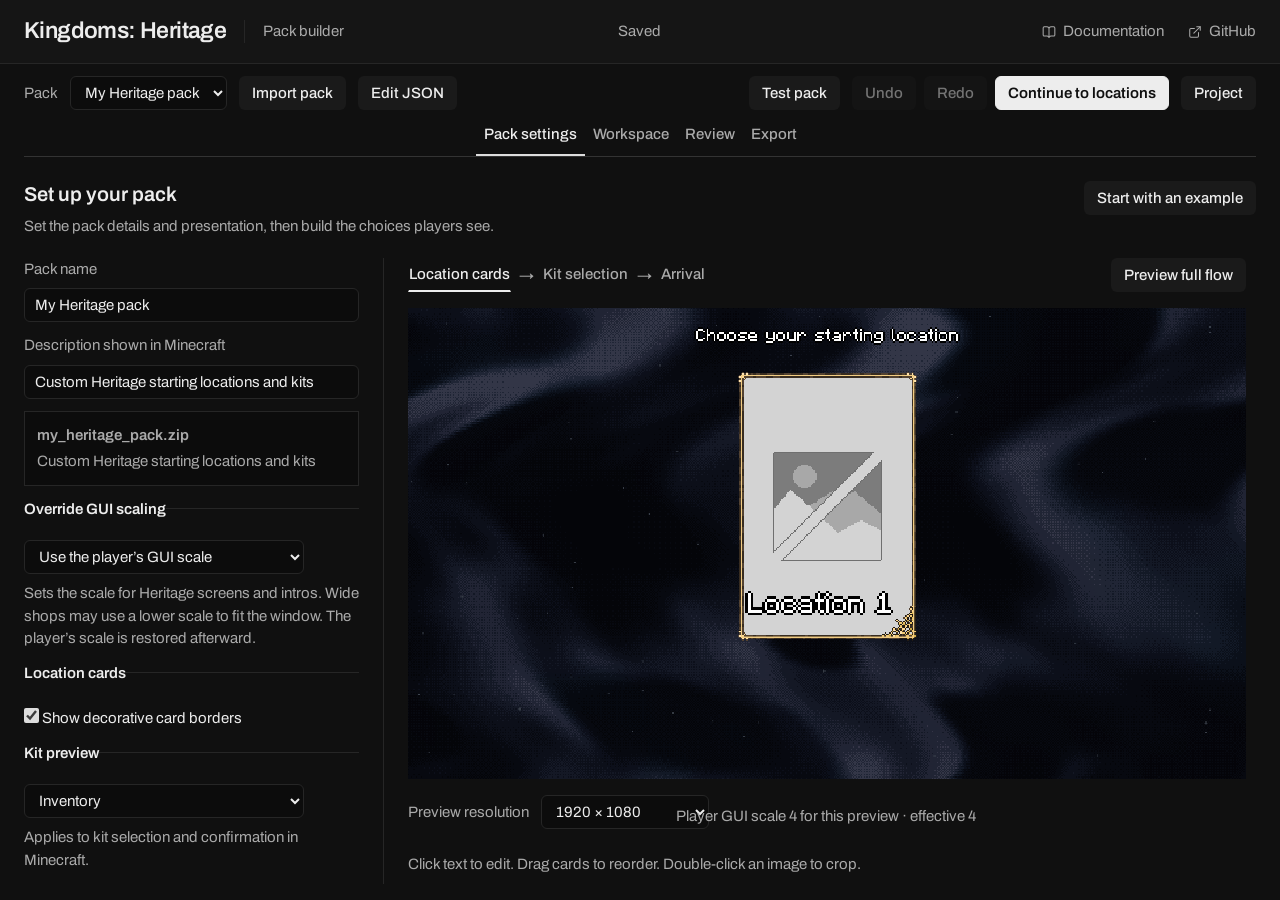
<file: examples/heritage-authoring/pack-assembler.html>
<!doctype html>
<html lang="en">
<head><meta charset="utf-8"><meta name="viewport" content="width=device-width,initial-scale=1"><meta name="description" content="Assemble saved Kingdoms: Heritage kits and intros into Minecraft 1.21.1 starting locations and export a datapack."><title>Kingdoms: Heritage pack builder</title><link rel="stylesheet" href="editor/editor.css?v=27"><link rel="stylesheet" href="pack/assembler.css?v=69"><link rel="stylesheet" href="kit/view.css?v=9"><link rel="stylesheet" href="pack/flow.css?v=8"><link rel="stylesheet" href="editor/workflow.css?v=5"><link rel="stylesheet" href="editor/controls.css?v=33"></head>
<body class="assembler">
<a class="skip-link" href="#pack-workspace">Skip to pack builder</a>
<header><h1><a class="home-link" href="index.html" aria-label="Kingdoms: Heritage home">Kingdoms: Heritage</a><span>Pack builder</span></h1><div class="nav-save-status" role="status" aria-live="polite" aria-atomic="true"><span id="save-status" hidden>Pack ready</span><span id="project-status" hidden></span><span id="embedded-editor-status" hidden></span><span id="nav-save-message">Pack ready</span></div><nav aria-label="Tools"><a href="docs.html" data-icon="book-open">Documentation</a><a href="https://github.com/JevenDev/Kingdoms-Heritage" data-icon="external-link">GitHub</a></nav></header>
<main id="pack-workspace" tabindex="-1">
<div class="builder-chrome"><div class="document-toolbar"><div class="pack-toolbar-group"><div class="document-name"><label class="stack">Pack<select id="pack-projects" aria-label="Open saved pack"></select></label></div><button id="toggle-content-browser" type="button" class="quiet" aria-controls="pack-content-browser" aria-expanded="true" hidden>Content</button><button id="import-pack" type="button">Import pack</button><button id="edit-pack-json" type="button">Edit JSON</button></div><nav class="pack-steps" aria-label="Create a datapack"><button type="button" data-pack-step="pack" aria-current="step"><span>1</span> Pack</button><button type="button" data-pack-step="locations"><span>2</span> Locations</button><button type="button" data-pack-step="preview"><span>3</span> Preview</button><button type="button" data-pack-step="export"><span>4</span> Export</button></nav><div class="pack-toolbar-group pack-toolbar-actions"><div id="workflow-actions" class="workflow-actions" role="group" aria-label="Pack navigation"><button id="step-back" type="button" hidden>Back</button><p id="step-status" class="sr-only" role="status"></p><button id="resume-preview" type="button" hidden>Resume preview</button><button id="close-embedded-editor" type="button" class="primary" hidden>Done editing</button><div class="pack-history-actions" role="group" aria-label="Pack history"><button id="pack-undo" type="button" disabled>Undo</button><button id="pack-redo" type="button" disabled>Redo</button></div><button id="step-next" type="button" class="primary">Continue to locations</button></div><details class="document-actions-menu" data-default-closed><summary>Project</summary><div class="document-file-actions"><button id="save-project" type="button">Download project backup</button><button id="pack-checkpoints" type="button">Checkpoints</button><label class="file-button">Open pack or project<input id="open-project" class="sr-only" type="file" accept=".zip,.json,application/zip,application/json"></label><button id="refresh-drafts" type="button">Reload saved kits &amp; intros</button><button id="new-pack" type="button" class="primary">New pack</button></div></details></div></div>
</div><div id="pack-content" class="builder-content"><section class="pack-configuration workflow-panel" data-pack-panel="pack" aria-labelledby="pack-heading">
<div class="pack-setup-heading"><div class="step-heading"><h2 id="pack-heading" tabindex="-1">Set up your pack</h2><p class="hint">Set the pack details and presentation, then build the choices players see.</p></div><button id="start-example" type="button" aria-describedby="pack-example-help">Start with an example</button></div>
<div class="pack-setup-layout"><section class="pack-settings" aria-label="Pack settings">
<label class="stack">Pack name<input id="pack-name" maxlength="120" autocomplete="off"></label>
<label class="stack">Description shown in Minecraft<input id="pack-description" maxlength="4000"></label>
<div class="minecraft-pack-entry" aria-label="Minecraft pack list preview"><output id="pack-file-label"></output><output id="pack-description-preview"></output></div>
<fieldset class="pack-presentation"><legend>Override GUI scaling</legend><label class="stack"><span class="sr-only">Override GUI scaling</span><select id="pack-gui-scale" aria-describedby="gui-scale-help"><option value="0">Use the player’s GUI scale</option><option value="1">1</option><option value="2">2</option><option value="3">3</option><option value="4">4</option></select></label><p id="gui-scale-help" class="hint">Sets the scale for Heritage screens and intros. Wide shops may use a lower scale to fit the window. The player’s scale is restored afterward.</p></fieldset>
<fieldset class="pack-presentation"><legend>Location cards</legend><label><input type="checkbox" id="pack-card-borders" checked> Show decorative card borders</label></fieldset>
<fieldset class="pack-presentation"><legend>Kit preview</legend><label class="stack"><span class="sr-only">Kit preview</span><select id="pack-kit-preview" aria-describedby="kit-preview-help"><option value="inventory">Inventory</option><option value="model">Model only</option></select></label><p id="kit-preview-help" class="hint">Applies to kit selection and confirmation in Minecraft.</p></fieldset>
<fieldset class="pack-presentation"><legend>Default intro animation</legend><label class="stack"><span class="sr-only">Default intro animation</span><select id="pack-intro-scene" aria-describedby="intro-scene-help"></select></label><label class="stack" hidden>Custom cinematic ID<input id="pack-custom-scene" placeholder="your_pack:wake_up" autocomplete="off" spellcheck="false" aria-describedby="intro-scene-help"></label><p id="intro-scene-help" class="hint">Used for arrival intros that inherit their animation. Custom IDs refer to cinematic definitions in an installed datapack.</p><div id="animation-drop" class="picture-drop"><p>Drop a Blockbench .animation.json export</p><button id="choose-animation" type="button">Browse…</button><input id="animation-file" type="file" accept=".json,application/json" hidden><button id="preview-animation" type="button" hidden>Preview timing</button></div><p id="animation-import-status" class="hint" role="status" hidden></p></fieldset>
<fieldset class="bundled-options"><legend>Include Heritage defaults</legend><label class="check"><input id="keep-locations" type="checkbox"> Starting locations</label><label class="check"><input id="keep-kits" type="checkbox"> Starter kits</label></fieldset>
<details class="pack-options"><summary>Advanced pack settings</summary><div class="pack-options-content"><label class="stack">Pack ID<input id="namespace" autocomplete="off" spellcheck="false" aria-describedby="namespace-help"></label><p id="namespace-help" class="hint">Keep this ID when updating the same pack. Use a different ID for a separate pack installed in the same world.</p></div></details>
<details class="pack-options pack-guide"><summary>Locations, kits and intros</summary><div class="pack-options-content"><ul><li>A location defines a card and where the player starts.</li><li>Each location offers the kits players can choose from.</li><li>An optional intro plays after arrival.</li></ul><p class="hint">Saved kits and intros form your library. Reuse them across locations or packs. Editing shared content changes every linked location.</p><p class="hint" id="pack-example-help">The example opens a new pack with two locations that share one kit and one intro. Your saved work stays in your library.</p></div></details>
</section><section class="pack-player-preview" aria-labelledby="pack-player-heading"><div class="pack-monitor-toolbar"><h3 id="pack-player-heading" class="sr-only">Player view</h3><nav class="preview-sequence" aria-label="Preview a selection stage"><button type="button" data-workspace-view="cards" aria-pressed="true">Location cards</button><span aria-hidden="true">→</span><button type="button" data-workspace-view="kits" aria-pressed="false">Kit selection</button><span aria-hidden="true">→</span><button type="button" data-workspace-view="intro" aria-pressed="false">Arrival</button></nav><button type="button" id="pack-preview-mute" class="quiet preview-audio-toggle" aria-label="Mute preview sound" hidden></button><button type="button" id="pack-try-flow">Preview full flow</button></div><div class="player-monitor"><canvas id="pack-player-view" width="1920" height="1080" role="img" aria-label="Selection screen preview"></canvas></div><div id="pack-card-pagination" class="card-pagination" aria-label="Location card pages" hidden><button type="button" data-card-page="previous">Previous</button><span data-card-page-status class="hint"></span><button type="button" data-card-page="current" class="quiet">Selected card</button><button type="button" data-card-page="next">Next</button></div><div class="player-view-options"><label class="stack">Preview resolution<select id="pack-preview-resolution"><option value="1920x1080">1920 × 1080</option><option value="2560x1440">2560 × 1440</option><option value="1280x720">1280 × 720</option></select></label><span id="pack-visual-scale" class="hint"></span></div><div id="pack-text-fit" class="card-fit-notices" aria-label="Card text warnings" hidden></div><p id="pack-visual-status" class="hint" role="status">Loading player view…</p></section></div>
</section>
<section class="workflow-panel" data-pack-panel="locations" aria-labelledby="locations-heading" hidden><div class="step-heading"><h2 id="locations-heading" tabindex="-1">Build your starting locations</h2><p class="hint">Each location has its own destination, kit choices and optional intro.</p></div><div class="assembly-workspace"><aside id="pack-content-browser" class="location-collection" aria-label="Pack content"><div class="content-browser-tools"><div class="section-heading"><h3 id="content-browser-heading">Locations</h3><div class="field-actions"><span id="location-count" class="hint"></span><button id="select-locations" type="button" class="quiet" aria-pressed="false">Select</button></div></div><div class="content-search-controls"><input id="content-search" type="search" aria-label="Search locations, kits and intros" placeholder="Search pack" title="Search pack (Ctrl+K)"><select id="content-filter" aria-label="Content type"><option value="all">All content</option><option value="location">Locations</option><option value="kit">Kits</option><option value="intro">Intros</option></select></div></div><section id="content-search-results" aria-label="Search results" hidden><div class="content-search-status"><p id="content-search-status" class="hint" role="status"></p><button id="clear-content-search" type="button" class="quiet" hidden>Clear</button></div><div id="content-search-list"></div></section><div id="content-browser-regular"><div id="location-selection-controls" class="location-selection-controls" hidden><span id="location-selection-status" class="hint"></span><button id="select-all-locations" type="button">Select all</button></div><div id="bulk-location-actions" class="bulk-location-actions" hidden><button id="bulk-assign-kits" type="button">Assign kits</button><button id="bulk-assign-intro" type="button">Assign intro</button><button id="clear-location-selection" type="button" class="quiet">Clear</button></div><ul id="locations" class="location-list"></ul><button id="new-location" type="button" class="primary">Add location</button><section class="content-bin" aria-label="Selected location content"><h3 id="content-location-name"></h3><nav class="location-sections" aria-label="Starting location content"><button type="button" data-location-section-button="details" aria-current="page">Location</button><button type="button" data-location-section-button="kits">Kits</button><button type="button" data-location-section-button="intro">Intro</button></nav><div id="content-assets"></div><div id="content-bin-tools"><button id="editor-new-entry" type="button" hidden>Create another</button></div><div id="shared-entry-context" class="shared-entry-context" hidden><p id="shared-entry-usage" class="hint"></p><button id="make-local-copy" type="button">Make a copy for this location</button></div></section><details class="pack-library"><summary>Pack library</summary><div class="draft-library" aria-label="Pack library"><h3>Kits included in this pack</h3><p class="hint">Kits are included automatically when you choose them for a location.</p><div id="kit-library"></div><details class="saved-intros"><summary>Saved intros</summary><ul id="intro-library" class="intro-library"></ul></details><p id="library-status" class="hint" role="status"></p></div></details></div></aside><section id="location-editor" class="location-editor" aria-label="Edit starting location" tabindex="-1"><div class="location-toolbar"><div class="location-identity"><h3 id="editing-location"></h3><span id="location-position" class="hint"></span></div><div id="card-context-strip" class="card-context" aria-label="Location cards" hidden><button type="button" data-card-page="previous" class="quiet" aria-label="Previous page of location cards">‹</button><div id="context-cards" class="context-cards"></div><span data-card-page-status class="hint"></span><button type="button" data-card-page="next" class="quiet" aria-label="Next page of location cards">›</button></div><div class="location-actions"><details class="entry-actions-menu" data-default-closed><summary>Actions</summary><div class="document-file-actions"><button id="duplicate-location" type="button">Duplicate location</button><button id="delete-location" type="button">Delete location</button></div></details></div></div><div id="location-empty" hidden><p>Add a location to choose where players begin.</p><button id="add-first-location" type="button" class="primary">Add location</button></div><form id="location-form" novalidate>
<div class="location-section location-details" data-location-section="details"><div class="location-fields"><div class="location-basics"><label class="stack">Location name<input data-location-field="title" maxlength="120" aria-describedby="card-title-fit"><span id="card-title-fit" class="card-fit-warning" hidden></span></label><div class="card-text-options"><label class="stack">Subtitle (optional)<input data-location-field="subtitle" maxlength="120" aria-describedby="card-subtitle-fit"><span id="card-subtitle-fit" class="card-fit-warning" hidden></span></label><label class="stack">Text style<select data-location-field="outline" aria-label="Card text style"><option value="true">Outline</option><option value="false">Default shadow</option></select></label></div><div class="card-text-options"><label class="stack">Availability<select data-location-field="fallback_only"><option value="false">Regular location</option><option value="true">Fallback only</option></select></label><label class="stack" id="location-uses">Spawn limit<input data-location-field="max_uses" type="number" min="1" max="2147483647" step="1" placeholder="Unlimited"></label></div><label class="stack">Description (optional)<textarea data-location-field="description" rows="2" maxlength="4000"></textarea></label></div>
<fieldset class="destination-settings"><legend>Where players start</legend>
<div class="destination-main"><label class="stack">Start at<select data-location-field="type" aria-label="Start at"><option value="default">The world spawn</option><option value="random">A random place</option><option value="biome">A biome</option><option value="structure">A structure</option><option value="fixed">Exact coordinates</option><option value="pool">A random choice from a list</option></select></label>
<div data-location-types="biome structure"><label class="stack"><span id="target-label">Biome or structure</span><input data-location-field="target" spellcheck="false" placeholder="minecraft:forest" aria-describedby="target-help"></label><p id="target-help" class="hint"></p></div>
</div><div class="coordinates" data-location-types="fixed"><label class="stack">X<input data-location-field="x" type="number" step="1" min="-29999984" max="29999984"></label><label class="stack">Y<input data-location-field="y" type="number" step="1" min="-2147483648" max="2147483647"></label><label class="stack">Z<input data-location-field="z" type="number" step="1" min="-29999984" max="29999984"></label></div>
<details class="destination-options"><summary>More spawn options</summary><div class="form-grid"><div class="stack dimension-field"><label class="stack">Dimension<input data-location-field="dimension" placeholder="minecraft:overworld" spellcheck="false"></label></div><label class="stack" data-location-types="biome structure pool">Search distance (blocks)<input data-location-field="search_radius" type="number" min="16" max="30000" step="1" placeholder="Use server setting"></label><label class="stack" data-location-types="random pool">Random spawn distance (blocks)<input data-location-field="random_radius" type="number" min="16" max="30000" step="1" placeholder="Use server setting"></label><div data-location-types="structure"><label class="stack">Preferred building piece (optional)<input data-location-field="piece" spellcheck="false" placeholder="minecraft:village/plains/town_centers/plains_meeting_point_1"></label></div></div></details>
<div data-location-types="pool"><div id="pool-destinations"></div><button id="add-destination" type="button">Add another place</button><p class="hint">One place is chosen at random. Set its arrival in the Intro tab. Blank options use the location’s settings.</p></div>
</fieldset>

<details class="location-appearance"><summary>Change card picture</summary><fieldset aria-label="Card picture">
<label class="stack">Picture source<select id="picture-source"><option value="upload">Upload an image</option><option value="manual">Use a resource path</option></select></label>
<div id="picture-upload">
<div id="picture-drop" class="picture-drop" aria-describedby="picture-help"><p>Drop a PNG, JPEG or WebP here</p><button id="choose-picture" type="button">Choose image</button><input id="picture-file" type="file" accept="image/png,image/jpeg,image/webp" hidden aria-label="Choose spawn card image"></div>
<p id="picture-help" class="hint">Up to 10 MB. Saved with your project and exported in a resource pack.</p>
<p id="picture-name" class="hint" hidden></p>
<label class="check"><input id="picture-keep-resolution" type="checkbox" aria-describedby="picture-resolution-help">Keep source resolution</label><p id="picture-resolution-help" class="hint">Export at source resolution instead of 128 × 192. The card keeps the same size in game.</p>
<div class="field-actions picture-actions"><button id="crop-picture" type="button" hidden>Crop &amp; position</button><button id="remove-picture" type="button" hidden>Remove image</button></div>
</div>
<div id="picture-manual" hidden><label class="stack">Picture resource path (optional)<input data-location-field="image" placeholder="my_pack:textures/gui/camp.png" spellcheck="false"></label><p class="hint">Use an image from an existing resource pack. That pack must be enabled in Minecraft. Leave blank to use Heritage’s default picture.</p></div>
<p id="picture-status" class="hint" role="status"></p>
</fieldset></details>
<details class="extra-settings"><summary>Advanced location settings</summary><div class="form-grid"><label class="stack">Location file name<input id="location-id" spellcheck="false" aria-describedby="location-id-help"></label><label class="stack">Position in the menu<input data-location-field="order" type="number" min="-2147483648" max="2147483647" step="1"></label><label class="stack">Title translation key (optional)<input data-location-field="title_key" maxlength="256"></label><label class="stack">Subtitle translation key (optional)<input data-location-field="subtitle_key" maxlength="256"></label><label class="stack">Description translation key (optional)<input data-location-field="description_key" maxlength="256"></label></div><p id="location-id-help" class="hint">File names use lowercase letters, numbers, underscores and hyphens. Add / for a folder.</p><p class="hint">Custom translations need a separate resource pack.</p></details><div id="location-content-summary" class="location-content-summary"></div></div>
</div><section class="location-section" data-location-section="kits" aria-labelledby="kits-section-heading" hidden><div class="section-heading"><h3 id="kits-section-heading">Starting kits</h3><div class="field-actions"><a id="create-kit" href="kit-editor.html">New kit</a></div></div><div class="location-choice-controls"><label class="stack">Players can choose from<select id="kit-mode" aria-label="Players can choose from"><option value="all">All included kits</option><option value="selected">Selected kits</option></select></label><button id="manage-kits" type="button" hidden>Manage included kits</button></div><p id="kit-choice-status" class="hint"></p><div id="location-kits"></div></section>
<section class="location-section" data-location-section="intro" aria-labelledby="intro-section-heading" hidden><div class="section-heading"><h3 id="intro-section-heading">Arrival intro (optional)</h3><div class="field-actions"><a id="create-intro" href="gallery.html">New intro</a></div></div><label class="stack location-intro-choice"><span id="location-intro-label">Play this intro</span><select id="location-intro" aria-labelledby="location-intro-label"></select></label><p id="intro-status" class="intro-excerpt hint"></p><dl id="intro-assignment-facts" class="intro-assignment-facts"></dl><div id="intro-edit-shortcuts" class="intro-edit-shortcuts" hidden><a id="edit-location-intro" class="library-edit" href="gallery.html" hidden>Edit text</a><button type="button" data-intro-stage="layout">Position &amp; style</button><button type="button" data-intro-stage="cinematic">Timing &amp; bars</button></div><button id="use-spawn-settings" type="button" hidden>Use this intro’s saved location</button><p id="spawn-settings-help" class="hint" hidden>Also fills in where players start, using the location saved with this intro.</p><section id="pool-intros" class="pool-intros" aria-labelledby="pool-intros-heading" hidden><h3 id="pool-intros-heading">Intros by place</h3><p class="hint">Use the default above, choose a different intro, or skip it for each place.</p><div id="pool-intro-choices"></div></section></section>

<aside class="location-visual-preview" aria-labelledby="location-visual-heading"><div class="section-heading"><h3 id="location-visual-heading">Selection screen</h3><div class="field-actions"><button id="card-description-toggle" type="button" aria-pressed="false">Show description</button><button id="location-try-flow" type="button">Preview full flow</button></div></div><label class="stack arrival-destination" id="arrival-destination-field" hidden>Preview arrival at<select id="intro-preview-destination"></select></label><div class="player-monitor"><canvas id="location-card" width="1920" height="1080" role="img" aria-label="Starting location selection screen"></canvas></div><div class="arrival-transport" id="arrival-transport" hidden><button type="button" id="arrival-play">Play</button><button type="button" id="arrival-restart">Restart</button><button type="button" id="arrival-mute" class="quiet preview-audio-toggle" aria-label="Mute preview sound"></button><input id="arrival-scrub" type="range" min="0" max="180" value="100" step="0.1" aria-label="Arrival preview time"><output id="arrival-time"></output></div><div id="location-card-pagination" class="card-pagination" aria-label="Location card pages" hidden><button type="button" data-card-page="previous">Previous</button><span data-card-page-status class="hint"></span><button type="button" data-card-page="current" class="quiet">Selected card</button><button type="button" data-card-page="next">Next</button></div><div class="player-view-options"><label class="stack">Preview resolution<select id="location-preview-resolution"><option value="1920x1080">1920 × 1080</option><option value="2560x1440">2560 × 1440</option><option value="1280x720">1280 × 720</option></select></label><span id="location-visual-scale" class="hint"></span></div><div id="location-text-fit" class="card-fit-notices" aria-label="Card text warnings" hidden></div><p id="card-preview-status" class="hint" role="status">Loading player view…</p><p id="location-preview-caption" class="hint"></p></aside></form><section id="embedded-editor" class="embedded-editor" aria-label="Edit location content" hidden><iframe id="content-editor" title="Location content editor" loading="eager"></iframe></section></section></div></section><section class="workflow-panel" data-pack-panel="preview" aria-labelledby="preview-heading" hidden><div class="review-header"><div class="step-heading"><h2 id="preview-heading" tabindex="-1">Review and preview your pack</h2><p id="pack-summary" class="pack-summary"></p></div><section class="pack-preview-action" aria-labelledby="flow-action-heading"><div><h3 id="flow-action-heading" class="sr-only">Full selection flow</h3><p class="hint">Cards, kits, confirmations and arrival intros.</p><p id="flow-readiness" class="hint" role="status"></p></div><button id="preview-flow" type="button" class="primary">Preview full flow</button></section></div><div id="export-errors" role="status" aria-live="polite"></div><ul id="export-warnings" class="warnings"></ul><div class="review-layout"><section aria-labelledby="location-summary-heading"><div class="review-heading"><h3 id="location-summary-heading">Starting locations</h3><button type="button" id="review-add-location">Add location</button></div><ul id="location-summary" class="location-summary"></ul></section></div><details class="preview-coverage"><summary><span id="coverage-heading">Preview every path</span><span id="coverage-summary" class="hint" role="status"></span></summary><p class="hint">Preview location, kit and destination combinations in the browser. Changes mark affected paths for previewing again. Terrain searches, modded items and equipment slots still need a Minecraft check.</p><label class="stack coverage-filter">Location<select id="coverage-location"><option value="">All locations</option></select></label><div class="coverage-table"><table><caption class="sr-only">Selection preview paths</caption><thead><tr><th scope="col">Location</th><th scope="col">Kit</th><th scope="col">Destination</th><th scope="col">Preview</th><th scope="col"><span class="sr-only">Actions</span></th></tr></thead><tbody id="coverage-rows"></tbody></table></div><div id="coverage-pagination" class="coverage-pagination" hidden><button id="coverage-previous" type="button">Previous</button><span id="coverage-page" class="hint"></span><button id="coverage-next" type="button">Next</button></div><p id="coverage-status" class="hint" role="status"></p></details></section><section class="workflow-panel" data-pack-panel="export" aria-labelledby="export-heading" hidden><div class="step-heading"><h2 id="export-heading" tabindex="-1">Export datapack</h2></div><div class="download-layout"><section class="pack-download"><h3>Downloads</h3><ul id="export-contents" class="export-contents" aria-label="Download contents"></ul><div class="export-download-actions"><button id="export-pack" type="button" class="primary">Download datapack</button><button id="export-preview-again" type="button">Preview full flow</button></div><p id="export-status" role="status"></p><dl class="export-checks" aria-label="Pack checks"><div><dt>File checks</dt><dd id="export-file-check" role="status"></dd></div><div><dt>Preview coverage</dt><dd id="export-preview-status" role="status"></dd></div></dl><button type="button" id="export-fix" hidden>Review issues</button><div class="project-backup"><h3>Project backup</h3><p class="hint">Reopen this file in the Pack builder to keep editing.</p><button id="export-save-project" type="button">Download project backup</button></div></section><section class="pack-inspection"><section class="install-guide" aria-labelledby="install-guide-heading"><h3 id="install-guide-heading">Install in Minecraft 1.21.1</h3><ol class="install-steps"><li id="install-extract-step" hidden>Extract <code id="install-bundle-name"></code> to get the two ZIPs below.</li><li>Put <code id="install-data-name"></code> in your world’s <code>datapacks</code> folder.</li><li id="install-resource-step" hidden>Put <code id="install-resource-name"></code> in each player’s <code>resourcepacks</code> folder and enable it.</li><li>With Heritage installed, run <code>/reload</code>, then <code>/heritage validate @s</code> as an operator.</li></ol></section><details class="install-help"><summary>Testing and compatibility</summary><p>Use a fresh player to test kit grants. <code>/heritage reset @s</code> reopens selection without granting another kit.</p><p>Install any required mods and check destinations, modded items and equipment slots in game.</p></details><details class="file-inspector"><summary>Inspect generated JSON</summary><section id="file-preview" class="export" aria-label="JSON preview"><div class="pane-toolbar"><h3 id="file-preview-heading">JSON preview</h3><button id="copy" type="button" disabled>Copy JSON</button></div><label class="stack file-picker">File<select id="export-file" aria-label="Preview exported file"></select></label><code id="file-preview-path" class="file-preview-path"></code><div class="code-editor"><pre class="code-line-numbers" aria-hidden="true"></pre><pre class="code-highlight" aria-hidden="true"></pre><textarea id="export-json" class="code-input" readonly spellcheck="false" aria-label="Exported file JSON" wrap="soft" placeholder="JSON previews appear as you edit."></textarea></div><div class="code-status"><span id="preview-state">Read-only preview</span><span id="line-count"></span></div><div class="editor-feedback"><p id="copy-status" role="status"></p></div></section></details></section></div></section><datalist id="biome-choices"></datalist><datalist id="structure-choices"></datalist><datalist id="dimension-choices"></datalist>
</div></main>
<div id="card-text-editor" class="card-text-editor" role="dialog" aria-labelledby="card-text-heading" hidden><div class="stack"><span id="card-text-heading">Card title</span><input id="card-text-value" maxlength="120" aria-labelledby="card-text-heading"><textarea id="card-text-description" maxlength="4000" rows="3" aria-labelledby="card-text-heading" hidden></textarea></div><p id="card-text-fit" class="card-fit-warning" role="status" hidden></p><p id="card-text-translation" class="hint" hidden>Saves as card text, replacing its translation key.</p><p id="card-text-error" class="field-error" role="status" hidden></p><div class="field-actions"><button id="card-text-cancel" type="button">Cancel</button><button id="card-text-save" type="button" class="primary">Save</button></div></div><p id="card-drag-status" class="sr-only" role="status"></p>
<dialog id="picture-editor" aria-labelledby="picture-crop-heading"><h2 id="picture-crop-heading">Crop card image</h2><div class="picture-crop-layout"><section class="picture-source-view" aria-labelledby="picture-source-heading"><h3 id="picture-source-heading">Source image</h3><canvas id="picture-source-preview" width="480" height="384" tabindex="0" role="img" aria-label="Source image and crop rectangle. Drag the rectangle or click to reposition it. Arrow keys move the crop."></canvas><p id="picture-source-summary" class="hint"></p></section><section class="picture-finished-view" aria-labelledby="picture-finished-heading"><h3 id="picture-finished-heading">Finished card</h3><canvas id="picture-crop-preview" width="256" height="384" tabindex="0" role="img" aria-label="Card image crop. Drag to reposition, use arrow keys to pan or scroll to zoom." aria-describedby="picture-crop-help"></canvas><p id="picture-output-size" class="hint">128 × 192 PNG</p></section><div class="picture-crop-controls"><p id="picture-crop-help" class="hint">Drag the rectangle on the source image or pan the finished card. Arrow keys move the crop. Scroll on the card to zoom.</p><label class="crop-control"><span>Zoom (×)</span><input id="crop-zoom" type="range" min="1" max="8" step="0.05" aria-label="Zoom"><input id="crop-zoom-value" type="number" min="1" max="8" step="any" aria-label="Zoom value"></label><label class="crop-control"><span>Horizontal position (%)</span><input id="crop-x" type="range" min="0" max="100" step="0.1" aria-label="Horizontal position"><input id="crop-x-value" type="number" min="0" max="100" step="any" aria-label="Horizontal position value"></label><label class="crop-control"><span>Vertical position (%)</span><input id="crop-y" type="range" min="0" max="100" step="0.1" aria-label="Vertical position"><input id="crop-y-value" type="number" min="0" max="100" step="any" aria-label="Vertical position value"></label><label class="check"><input id="crop-keep-resolution" type="checkbox">Keep source resolution</label><div class="crop-view-actions"><button id="crop-reset" type="button">Reset framing</button><label class="check"><input id="crop-guides" type="checkbox" checked>Thirds</label></div><p id="picture-crop-legacy" class="hint" hidden>This saved source may already be reduced. Re-upload the original with Keep source resolution enabled for full detail.</p><p id="picture-crop-error" class="field-error" role="status" hidden></p></div></div><div class="dialog-actions"><button id="crop-cancel" type="button">Cancel</button><button id="crop-apply" type="button" class="primary">Apply crop</button></div></dialog>
<dialog id="pack-json-dialog" aria-labelledby="pack-json-heading"><div class="dialog-heading"><h2 id="pack-json-heading">Edit pack JSON</h2><button id="format-pack-json" type="button">Format JSON</button></div><label class="stack">File<select id="pack-json-file"></select></label><p id="pack-json-help" class="hint"></p><div class="code-editor"><pre class="code-line-numbers" aria-hidden="true"></pre><pre class="code-highlight" aria-hidden="true"></pre><textarea id="pack-json-source" class="code-input" spellcheck="false" aria-label="Pack file JSON" aria-describedby="pack-json-help pack-json-status" wrap="soft"></textarea></div><div class="code-status"><span id="pack-json-lines"></span></div><p id="pack-json-status" class="field-error" role="status"></p><div class="dialog-actions"><button id="cancel-pack-json" type="button">Cancel</button><button id="apply-pack-json" type="button" class="primary" disabled>Apply changes</button></div></dialog>
<dialog id="checkpoint-dialog" aria-labelledby="checkpoint-heading"><div class="dialog-heading"><h2 id="checkpoint-heading">Pack checkpoints</h2><button type="button" data-close-dialog>Close</button></div><p class="hint">Saved in this browser with the pack and its connected kits, intros and pictures. Restoring a checkpoint can be undone.</p><form id="checkpoint-form" class="checkpoint-create"><label class="stack">Checkpoint name<input id="checkpoint-name" maxlength="80" required placeholder="Before changing the opening"></label><button type="submit">Save checkpoint</button></form><p id="checkpoint-empty" class="hint">No checkpoints yet.</p><ul id="checkpoint-list"></ul><p id="checkpoint-status" class="hint" role="status"></p></dialog>
<dialog id="bulk-dialog" aria-labelledby="bulk-heading"><form id="bulk-form"><div class="dialog-heading"><h2 id="bulk-heading">Assign to selected locations</h2><button type="button" data-close-dialog>Close</button></div><p id="bulk-help" class="hint"></p><div id="bulk-kits"></div><label id="bulk-intro-field" class="stack" hidden>Arrival intro<select id="bulk-intro"></select></label><p id="bulk-status" class="field-error" role="status"></p><div class="dialog-actions"><button type="button" data-close-dialog>Cancel</button><button id="apply-bulk" type="submit">Apply to selected</button></div></form></dialog>
<dialog id="new-pack-dialog" aria-labelledby="new-pack-heading" aria-describedby="new-pack-message"><form method="dialog"><h2 id="new-pack-heading">Start a new pack?</h2><p id="new-pack-message">Your current pack stays in the Pack menu. Your kits and intros stay available. The new pack starts with one location and an Empty-handed kit.</p><p>Use Download project backup for an editable copy that you can reopen later.</p><div class="dialog-actions"><button value="cancel" autofocus>Cancel</button><button id="confirm-new-pack" type="button" class="primary">Start new pack</button></div></form></dialog>
<dialog id="delete-location-dialog" aria-labelledby="delete-location-heading"><form method="dialog"><h2 id="delete-location-heading">Delete this location?</h2><p id="delete-location-message"></p><div class="dialog-actions"><button value="cancel" autofocus>Cancel</button><button id="confirm-delete-location" type="button">Delete location</button></div></form></dialog>
<dialog id="animation-import" aria-labelledby="animation-import-heading"><form id="animation-import-form"><h2 id="animation-import-heading">Add custom animation</h2><label class="stack">Name<input id="animation-name" maxlength="120" required></label><label class="stack">Clip<select id="animation-clip" required></select></label><p id="animation-duration" class="hint"></p><div class="animation-views"><label class="stack">Playback view<select id="animation-perspective"><option value="first_person">First person</option><option value="third_person_front">Third person front</option><option value="third_person_back">Third person back</option></select></label><label class="stack">Exit view<select id="animation-exit"><option value="first_person">First person</option><option value="third_person_back">Third person back</option><option value="third_person_front">Third person front</option><option value="previous">Previous view</option></select></label></div><label class="stack">Wait for E at tick<input id="animation-pause" type="number" min="1" step="1" placeholder="No pause"></label><label class="check"><input id="animation-default" type="checkbox" checked> Use as the pack default</label><p id="animation-error" class="field-error" role="alert" hidden></p><div class="dialog-actions"><button id="cancel-animation" type="button">Cancel</button><button type="submit" class="primary">Add to pack</button></div></form></dialog>
<script src="editor/tooltips.js?v=19"></script><script src="editor/workflow.js?v=9"></script><script src="editor/session.js?v=11"></script><script src="editor/icons.js?v=3"></script><script src="kit/catalog.js"></script><script src="editor/json-editor.js?v=5"></script><script src="kit/stats.js?v=8"></script><script src="kit/engine.js?v=13"></script><script src="editor/engine.js?v=21"></script><script src="editor/scenes.js?v=4"></script><script src="editor/dialogue-audio.js?v=1"></script><script src="pack/locations.js"></script><script src="pack/project.js?v=12"></script><script src="pack/engine.js?v=31"></script><script src="pack/zip.js?v=6"></script><script src="pack/import.js?v=9"></script><script src="pack/example.js?v=4"></script><script src="editor/assets.js"></script><script src="editor/renderer.js?v=10"></script><script src="kit/equipment-data.js"></script><script src="kit/equipment.js?v=7"></script><script src="kit/mouse.js?v=4"></script><script src="kit/player-data.js"></script><script src="kit/player.js?v=2"></script><script src="kit/text.js?v=4"></script><script src="kit/view.js?v=31"></script><script src="pack/flow.js?v=23"></script><script src="pack/presentation.js?v=9"></script><script src="pack/card-text.js?v=1"></script><script src="pack/flow-dialog.js?v=4"></script><script src="pack/flow-preview.js?v=66"></script><script src="pack/editing.js?v=7"></script><script src="pack/authoring.js?v=7"></script><script src="pack/coverage.js?v=9"></script><script src="pack/coverage-view.js?v=6"></script><script src="pack/picture.js?v=4"></script><script src="pack/picture-editor.js?v=4"></script><script src="pack/card-tools.js?v=6"></script><script src="pack/workspace-visuals.js?v=26"></script><script src="pack/content-browser.js?v=9"></script><script src="pack/content-actions.js?v=2"></script><script src="pack/json.js?v=4"></script><script src="pack/json-editor.js?v=2"></script><script src="pack/sidebar.js?v=1"></script><script src="pack/animations.js?v=2"></script><script src="pack/assembler.js?v=71"></script>
</body></html>
</file>
<file: examples/heritage-authoring/home.css>
@import url('editor/site.css?v=10');
.home { min-height: 100dvh; display: flex; flex-direction: column; isolation: isolate; }
.home-backdrop { position: fixed; inset: 0; z-index: -1; pointer-events: none; background: var(--site-background); }
.home-backdrop canvas { width: 100%; height: 100%; display: block; image-rendering: pixelated; }
.home-backdrop::after { content: ''; position: absolute; inset: 0; background: rgb(8 9 12 / 55%); }
.home header { flex-shrink: 0; background: rgb(0 0 0 / 50%); border-bottom: 0; }
.home-main { width: 100%; max-width: 1160px; margin: auto; padding: 72px 40px; flex: 1; display: grid; grid-template-columns: minmax(0,.9fr) minmax(0,1.1fr); gap: 36px 80px; align-content: center; align-items: center; }
.home-main h1 { max-width: 400px; font-size: 40px; line-height: 1.15; letter-spacing: -1px; font-weight: 600; margin: 0 0 20px; }
.home-description { max-width: 400px; color: #b8b8bd; line-height: 1.7; margin: 0 0 28px; }
.home-actions { display: flex; flex-wrap: wrap; align-items: center; gap: 16px 20px; }
.home-actions a, .home-links a { color: var(--link); text-decoration: underline; text-underline-offset: 4px; }
.home-actions a:hover, .home-links a:hover { color: var(--link-hover); }
.home-actions .home-primary { display: inline-flex; align-items: center; min-height: 38px; padding: 8px 14px; border-radius: 6px; background: var(--text); color: #101010; font-weight: 600; text-decoration: none; }
.home-actions .home-primary:hover { background: #fff; color: #101010; }
.home-actions .home-primary:active { background: #ccc; }
.home-tools { border-top: 1px solid rgb(255 255 255 / 14%); }
.home-tools a { display: flex; align-items: flex-start; gap: 16px; padding: 24px 12px; border-bottom: 1px solid rgb(255 255 255 / 14%); color: var(--text); text-decoration: none; transition: background-color .12s; }
.home-tools a:hover, .home-tools a:focus-visible { background: rgb(255 255 255 / 5%); }
.home-tools a:active { background: rgb(255 255 255 / 8%); }
.home-tools [data-icon] { color: var(--muted); padding-top: 4px; }
.home-tools .lucide { width: 20px; height: 20px; }
.home-tools div { flex: 1; }
.home-tools .home-tool-arrow { align-self: center; padding: 0; }
.home-tools h2 { font-size: 20px; line-height: 1.4; font-weight: 500; margin: 0 0 6px; }
.home-tools p { color: #b8b8bd; margin: 0; }
.home-links { grid-column: 2; display: flex; flex-wrap: wrap; gap: 12px 24px; padding: 0 12px; font-size: 14px; }
.home .site-footer { display: flex; justify-content: space-between; align-items: center; gap: 20px; }
#background-motion { font-size: 12px; min-height: 28px; padding: 3px 8px; }
#background-motion[hidden] { display: none; }
@media(max-width:900px) { .home-main { gap: 32px 40px; padding: 48px 28px; } .home-main h1 { font-size: 34px; } }
@media(max-width:700px) { .home-main { grid-template-columns: minmax(0,1fr); } .home-links { grid-column: 1; } .home-tools a { padding: 20px 0; } }
@media(prefers-reduced-motion:reduce) { .home-tools a { transition: none; } }
</file>
<file: examples/heritage-authoring/editor/editor.css>
@import url('site.css?v=10');
h2 { font-size: 15px; font-weight: 600; margin: 0; }
nav { display: flex; align-items: center; gap: 24px; font-size: 13px; }
a { display: inline-flex; align-items: center; gap: 7px; color: var(--link); text-decoration: none; }
a:hover { color: var(--link-hover); }
main { padding: 20px; }
input[type=checkbox] { width: 15px; height: 15px; }
input[type=color] { width: 32px; height: 32px; padding: 0 !important; border: 0; appearance: none; overflow: hidden; cursor: pointer; }
input[type=color]::-webkit-color-swatch-wrapper { padding: 0; }
input[type=color]::-webkit-color-swatch { border: 0; border-radius: inherit; }
input[type=color]::-moz-color-swatch { border: 0; border-radius: inherit; }
.color-picker { position: fixed; inset: auto; margin: 0; width: min(288px,calc(100vw - 24px)); max-width: none; max-height: calc(100dvh - 24px); overflow: auto; border: 0; border-radius: 6px; padding: 16px; background: var(--panel); color: var(--text); box-shadow: 0 2px 8px #0008; }
.color-picker::backdrop { background: transparent; }
.color-picker-heading { display: flex; align-items: center; justify-content: space-between; gap: 12px; margin-bottom: 12px; }
.color-picker-preview { width: 24px; height: 24px; flex-shrink: 0; border-radius: 4px; }
.color-picker-area { position: relative; height: clamp(100px,30dvh,205px); overflow: hidden; border-radius: 4px; background: linear-gradient(to top,#000,transparent),linear-gradient(to right,#fff,transparent),hsl(var(--picker-hue) 100% 50%); touch-action: none; cursor: crosshair; }
.color-picker-marker { position: absolute; width: 12px; height: 12px; border: 2px solid #fff; border-radius: 50%; box-shadow: 0 0 0 1px #0008; transform: translate(-50%,-50%); pointer-events: none; }
.color-picker-area:focus-within .color-picker-marker { box-shadow: 0 0 0 2px #000,0 0 0 3px #fff; }
.color-picker .color-picker-hue { appearance: none; width: 100%; height: 16px; padding: 0; border: 0; border-radius: 4px; margin: 16px 0; background: linear-gradient(to right,#f00,#ff0,#0f0,#0ff,#00f,#f0f,#f00); cursor: pointer; }
.color-picker-hue::-webkit-slider-thumb { appearance: none; width: 12px; height: 20px; border: 2px solid #fff; border-radius: 4px; background: hsl(var(--picker-hue) 100% 50%); }
.color-picker-hue::-moz-range-thumb { width: 8px; height: 16px; border: 2px solid #fff; border-radius: 4px; background: hsl(var(--picker-hue) 100% 50%); }
.color-picker-hue::-moz-range-track { background: transparent; }
.color-picker-fields { display: grid; grid-template-columns: minmax(0,1.7fr) repeat(3,minmax(0,1fr)); gap: 6px; }
.color-picker-fields label { display: grid; gap: 4px; color: var(--muted); }
.color-picker .color-picker-fields input { width: 100%; min-width: 0; height: var(--control-height); padding: 0 6px; font-family: 'Archivo',sans-serif; font-variant-numeric: tabular-nums; }
.color-picker-fields input[type=number] { appearance: textfield; }
.color-picker-fields input::-webkit-inner-spin-button, .color-picker-fields input::-webkit-outer-spin-button { appearance: none; margin: 0; }
.color-picker-actions { display: flex; justify-content: flex-end; gap: 6px; margin-top: 16px; }
.color-picker-actions button:first-child:not([hidden]) { margin-right: auto; }
.color-picker-error { margin: 12px 0 0; color: #edaaaa; }
input[type=number] { width: 84px; font-variant-numeric: tabular-nums; }
select { font-size: 14px; }
textarea { resize: vertical; width: 100%; font-family: 'Monocraft', monospace; font-variant-ligatures: none; font-kerning: none; line-height: 1.65; }
.document-toolbar { display: flex; align-items: center; justify-content: space-between; gap: 16px; margin: -4px 0 16px; min-height: 38px; }
.document-name { display: flex; align-items: center; gap: 14px; min-width: 0; }
.document-select { font-size: 15px; max-width: 260px; min-width: 140px; padding: 5px 24px 5px 0; border-color: transparent; text-overflow: ellipsis; }
.draft-status { font-size: calc(12px + var(--reading-increase)); color: var(--muted); white-space: nowrap; }
.document-file-actions { display: flex; flex-wrap: wrap; align-items: center; justify-content: flex-end; gap: 6px; }
.document-file-actions button, .file-button { font-size: calc(12px + var(--reading-increase)); padding: 6px 9px; }
.document-file-actions :is(button, .file-button, .handoff, select, input:not([type=file])) { display: inline-flex; align-items: center; justify-content: center; height: var(--control-height); min-height: var(--control-height); padding: 0 10px; font-size: var(--body-font-size); line-height: 1; white-space: nowrap; }
.document-file-actions select { font: calc(11px + var(--reading-increase)) Monocraft,monospace; max-width: 160px; }
.intro-name-control { display: flex; align-items: center; gap: 8px; color: var(--muted); font-size: calc(12px + var(--reading-increase)); }
.intro-name-control input { width: 180px; min-width: 0; padding: 5px 8px; }
.workspace { display: grid; grid-template-columns: minmax(0,.9fr) minmax(0,1.1fr); gap: 20px; height: calc(100dvh - 198px); min-height: 580px; }
.authoring, .preview-column { min-width: 0; background: var(--site-background); }
.authoring { display: flex; flex-direction: column; overflow: hidden; }
.preview-column { overflow: auto; }
.pane-toolbar { display: flex; justify-content: space-between; align-items: center; gap: 12px; padding: 0 14px; min-height: 54px; border-bottom: 1px solid var(--line-soft); background: var(--bar); }
.tabs { display: flex; align-items: stretch; gap: 22px; }
.tabs button { border: 0; border-radius: 0; padding: 16px 0 14px; background: transparent; color: var(--muted); border-bottom: 2px solid transparent; font-size: 14px; }
.tabs button:hover { color: var(--text); }
.tabs button[aria-selected=true] { color: #fff; border-bottom-color: var(--accent-strong); }
.export { display: flex; flex-direction: column; flex: 1; min-height: 0; }
.code-actions { display: flex; align-items: center; gap: 2px; flex-wrap: wrap; }
#redo .lucide { transform: scaleX(-1); }
.code-heading { display: flex; justify-content: space-between; align-items: center; flex-wrap: wrap; gap: 4px; padding: 7px 14px 0 20px; color: var(--muted); font: 13px 'Monocraft', monospace; }
.code-heading + .code-help { margin: 4px 20px 12px; }
.code-editor { position: relative; flex: 1; min-height: 250px; overflow: hidden; background: var(--code); }
.code-input, .code-highlight, .code-line-numbers { font: var(--json-font-size)/1.65 'Monocraft', monospace; font-variant-ligatures: none; font-kerning: none; tab-size: 2; white-space: pre; margin: 0; }
.code-input, .code-highlight { padding: 16px 20px 24px 58px; white-space: pre-wrap; overflow-wrap: anywhere; word-break: normal; }
.code-input { overflow-x: hidden; overflow-y: auto; scrollbar-gutter: stable; }
.json-line { min-height: 1.65em; }
.code-line-numbers span { display: block; }
.code-input { position: absolute; inset: 0; width: 100%; height: 100%; border: 0; border-radius: 0; background: transparent; resize: none; outline: none; caret-color: #eee; z-index: 2; }
.code-editor:focus-within { box-shadow: inset 2px 0 var(--accent-strong); }
.code-input::selection { background: #ffffff22; }
.code-highlight { position: absolute; top: 0; left: 0; width: 100%; pointer-events: none; color: var(--muted); }
.code-line-numbers { position: absolute; top: 0; left: 0; width: 58px; padding: 16px 14px 24px 0; text-align: right; color: var(--faint); z-index: 1; background: var(--code); pointer-events: none; }
.code-editor:not(.ready) pre { display: none; }
.code-editor.ready .code-input { color: transparent; }
.json-key { color: #d9d6cc; }
.json-string { color: #b7c9a7; }
.json-number { color: #c3b2ce; }
.json-literal { color: #d5b786; }
.code-status { display: flex; justify-content: space-between; padding: 8px 16px; border-top: 1px solid var(--line-soft); color: var(--muted); font-size: 12px; }
.editor-feedback { padding: 0 16px; font-size: calc(13px + var(--reading-increase)); }
.editor-feedback p { margin: 10px 0; }
.editor-feedback p:empty { display: none; }
#error { color: #edaaaa; overflow-wrap: anywhere; }
#copy-status { color: var(--accent-strong); }
.editor-help { padding: 10px 16px; font-size: calc(12px + var(--reading-increase)); color: var(--muted); }
.editor-help p { margin: 10px 0; }
summary { cursor: pointer; }
.text-editor { padding: 20px; overflow: auto; flex: 1; }
.section-heading { display: flex; align-items: center; gap: 12px; margin-bottom: 16px; flex-wrap: wrap; }
.section-heading h2 { margin-right: auto; }
.section-heading label { display: flex; align-items: center; gap: 8px; font-size: calc(12px + var(--reading-increase)); color: var(--muted); }
.preview-pane { padding: 16px 18px 12px; }
.preview-pane .section-heading { margin-bottom: 14px; }
.preview-size select, .preview-resolution select { padding: 5px 8px; font-size: calc(12px + var(--reading-increase)); background: var(--code); }
canvas { display: block; width: 100%; height: auto; aspect-ratio: 16/9; background: #252525; image-rendering: pixelated; }
#preview { touch-action: none; }
#preview:focus-visible { outline: 1px solid var(--accent-strong); outline-offset: 2px; }
.position-toolbar { display: flex; align-items: center; flex-wrap: wrap; gap: 8px 14px; margin-top: 10px; }
.position-toolbar .check { margin: 0 auto 0 0; font-size: calc(12px + var(--reading-increase)); }
.position-toolbar button { padding: 4px 7px; font-size: calc(12px + var(--reading-increase)); }
.position-toolbar button[aria-pressed=true] { border-color: var(--accent-strong); color: #fff; }
.position-help { margin: 6px 0 0; }
.playback { display: grid; grid-template-columns: auto auto minmax(40px,1fr) auto auto; align-items: center; gap: 10px; padding: 0 0 10px; }
.playback input { width: 100%; min-width: 0; }
.playback button { min-width: 56px; }
output, pre, code { font-family: 'Monocraft', monospace; font-variant-ligatures: none; }
output { font-size: 12px; color: var(--muted); font-variant-numeric: tabular-nums; white-space: nowrap; }
.preview-footer { margin-bottom: 14px; display: flex; justify-content: space-between; align-items: center; color: var(--muted); font-size: calc(12px + var(--reading-increase)); }
.preview-footer .check { margin: 0; font-size: calc(12px + var(--reading-increase)); }
.options { font-family: 'Monocraft', monospace; font-variant-ligatures: none; font-synthesis: none; }
.option-tabs { padding: 0 20px; border-bottom: 1px solid var(--line-soft); gap: 18px; overflow-x: auto; }
.option-tabs button { flex-shrink: 0; font-size: 13px; }
.options input, .options select, .options option, .options button { font-family: inherit; }
.options .hint { font-family: 'Archivo', sans-serif; }
.settings-panel { padding: 12px 18px; }
.settings .stack { display: grid; grid-template-columns: minmax(0,1fr) minmax(0,1.2fr); align-items: center; gap: 10px; margin-bottom: 8px; }
.settings select, .settings input:not([type=checkbox]) { padding: 4px 7px; font-size: calc(12px + var(--reading-increase)); min-height: 29px; }
.settings .check { margin: 0; min-height: 29px; font-size: calc(12px + var(--reading-increase)); }
.settings .hint { margin: 4px 0 0; line-height: 1.4; }
.options .option-tabs button { padding-top: 10px; padding-bottom: 8px; }
.appearance-settings fieldset { display: contents; }
.position-control { grid-column: 1/-1; border-top: 1px solid var(--line-soft); padding-top: 8px; margin-top: 4px; }
.position-control .check { margin-top: 5px; }
.coordinate-fields { display: flex; flex-wrap: wrap; gap: 8px 16px; padding-top: 6px; }
.coordinate-fields label { display: flex; align-items: center; gap: 7px; font-size: calc(12px + var(--reading-increase)); color: var(--muted); }
.coordinate-fields input { width: 76px; }
.appearance-settings legend { display: none; }
.appearance-settings .stack { display: flex; flex-direction: row; justify-content: space-between; margin: 0; font-size: calc(12px + var(--reading-increase)); }
.appearance-settings .stack select { width: 55%; min-width: 0; }
.appearance-settings .hint { grid-column: 1/-1; }
.appearance-settings { display: grid; grid-template-columns: minmax(0,1fr) minmax(0,1fr); gap: 6px 20px; }
fieldset { border: 0; margin: 0; padding: 0; min-width: 0; }
legend { color: var(--muted); font-size: calc(12px + var(--reading-increase)); padding: 0; margin-bottom: 8px; }
.settings select, .settings .stack input { width: 100%; }
.stack { display: flex; flex-direction: column; gap: 7px; margin: 0 0 16px; font-size: calc(13px + var(--reading-increase)); color: var(--muted); }
.stack textarea { color: var(--text); }
.check { display: flex; gap: 8px; align-items: center; margin: 0 0 12px; font-size: calc(13px + var(--reading-increase)); }
.check input { margin: 0; flex-shrink: 0; }
.timings { display: grid; grid-template-columns: 1fr 1fr; gap: 6px 20px; }
.timings label { display: flex; align-items: center; justify-content: space-between; gap: 8px; font-size: calc(13px + var(--reading-increase)); color: var(--muted); }
.hint { font-size: calc(12px + var(--reading-increase)); color: var(--muted); margin: 8px 0 16px; line-height: 1.65; }
.toolbar { display: flex; gap: 6px; align-items: center; flex-wrap: wrap; margin: 8px 0 12px; }
.toolbar span { margin-right: 8px; font-size: calc(12px + var(--reading-increase)); color: var(--muted); }
.toolbar select { min-height: 34px; padding: 5px 8px; font-size: 13px; }
.notice { padding: 8px 0; color: var(--warn); font-size: calc(12px + var(--reading-increase)); }
.notice:empty { display: none; }
#minecraft-tooltip { position:fixed; inset:auto; z-index:1000; margin:0; padding:0; border:0; background:transparent; pointer-events:none; }
#minecraft-tooltip canvas { display: block; width: auto; height: auto; aspect-ratio: auto; background: transparent; image-rendering: pixelated; }
.sr-only { position: absolute; width: 1px; height: 1px; padding: 0; overflow: hidden; clip: rect(0,0,0,0); white-space: nowrap; border: 0; }
[hidden] { display: none !important; }
@media (max-width: 1100px) {
  nav { gap: 16px; font-size: 12px; }
  .workspace { grid-template-columns: minmax(0,1fr) minmax(0,1.1fr); }
  .playback { grid-template-columns: auto auto 1fr auto; }
  .playback input { grid-row: 2; grid-column: 1/-1; }
  output { text-align: right; }
  .appearance-settings { gap: 6px 16px; }
  .timings { gap: 6px 12px; }
}
@media (max-width: 850px) {
  nav { flex-wrap: wrap; }
  main { padding: 14px; }
  .workspace { height: auto; min-height: 0; grid-template-columns: 1fr; gap: 16px; }
  .preview-column { grid-row: 1; overflow: visible; }
  .authoring { min-height: 600px; }
  .code-editor { min-height: 380px; }
  .text-editor { overflow: visible; }
}
@media (max-width: 480px) {
  .pane-toolbar { padding: 0 10px; }
  .tabs { gap: 16px; }
  .tabs button { font-size: 12px; }
  .preview-pane { padding: 12px; }
  .settings-panel { padding: 12px; }
  .appearance-settings { grid-template-columns: 1fr; gap: 6px; }
  .timings { grid-template-columns: 1fr; }
  .preview-size { margin-left: auto; }
  .preview-pane .section-heading { gap: 8px; }
  .editor-help[open] { max-height: 180px; overflow: auto; }
}
@media (forced-colors: active) {
  .code-editor.ready .code-input { color: CanvasText; }
  .code-highlight { display: none; }
}

@media(max-width:960px) {
  .document-toolbar { align-items: flex-start; flex-wrap: wrap; }
  .document-name { flex-wrap: wrap; gap: 4px 12px; }
  .document-file-actions { justify-content: flex-start; }
}
@media(max-width:620px) {
  .document-file-actions { width: 100%; display: grid; grid-template-columns: repeat(2,minmax(0,1fr)); gap: 3px 12px; }
  .document-file-actions button, .document-file-actions .file-button { justify-content: flex-start; }
  .document-file-actions button, .file-button { padding: 4px 7px; }
  .document-file-actions select { max-width: none; width: 100%; }
  .intro-name-control { grid-column: 1/-1; }
  .intro-name-control input { flex: 1; width: 100%; }
}

:is(.intro-editor, .kit-editor, .assembler) { display: flex; flex-direction: column; height: 100dvh; overflow: hidden; }
:is(.intro-editor, .kit-editor, .assembler) > :is(header, footer) { flex: 0 0 auto; }
:is(.intro-editor, .kit-editor, .assembler) > main { display: flex; flex-direction: column; flex: 1 1 0; min-height: 0; overflow: hidden; }
:is(.intro-editor, .kit-editor, .assembler) > main > :is(.workflow-nav, .document-toolbar) { flex: 0 0 auto; }
.intro-editor .workspace { flex: 1 1 0; height: auto; min-height: 0; grid-template-rows: minmax(0,1fr); overflow: hidden; }
.intro-editor :is(.authoring, .preview-column, .text-editor, .export) { min-height: 0; }
.intro-editor .pane-toolbar { flex-shrink: 0; }
.intro-editor :is(.preview-column, .text-editor, .export) { overflow: auto; overscroll-behavior: contain; }
.intro-editor .code-editor { min-height: 80px; }
.intro-editor .editor-feedback { flex: 0 1 auto; min-height: 0; max-height: 30%; overflow: auto; }
.intro-editor .editor-help { flex: 0 1 auto; min-height: 0; max-height: 40%; overflow: auto; }
@media(max-width:850px) {
  .intro-editor .workspace { grid-template-rows: minmax(0,1fr) minmax(0,1fr); }
}

.kit-editor .kit-workspace { flex: 1 1 0; height: auto; min-height: 0; grid-template-rows: minmax(0,1fr); overflow: hidden; }
.kit-editor .kit-source { overflow: hidden; }
.kit-editor :is(.pane-toolbar, .item-browser-heading, .item-search, .browser-pages) { flex-shrink: 0; }
.kit-editor :is(.export, #details-panel, .kit-preview-top, .kit-library) { min-height: 0; overflow: auto; overscroll-behavior: contain; }
.kit-editor .kit-preview-column { height: auto; min-height: 0; grid-template-rows: minmax(0,1fr); }
.kit-editor .code-editor { min-height: 80px; }
.kit-editor .kit-feedback { flex: 0 1 auto; min-height: 0; max-height: 30%; overflow: auto; }
.kit-editor #item-browser { min-height: 40px; }
@media(max-width:960px) {
  .kit-editor .kit-workspace { grid-template-rows: minmax(0,1fr) minmax(0,1fr); }
}
@media(max-width:800px) {
  .kit-editor .kit-preview-column { grid-template-rows: minmax(0,1fr) minmax(0,1fr); }
}

.code-highlight .json-line-error { background: #ff929212; }
.code-highlight .json-error-token { background: #ff929230; text-decoration: underline wavy #ff9292; text-underline-offset: 3px; }
.code-line-numbers .json-line-error { color: #ff9292; background: #ff929218; }
.mc-slot[aria-invalid=true] { outline: 2px solid #ff9292; outline-offset: -2px; }
</file>
<file: examples/heritage-authoring/editor/workflow.css>
.session-notice{max-width:680px;margin:64px auto;padding:24px;border:1px solid var(--line);border-radius:6px}
.session-notice h2{margin-top:0}
.session-notice p{line-height:1.6;color:var(--muted)}
.workflow-nav{display:flex;gap:16px;align-items:center;flex-wrap:wrap;margin-bottom:20px;font-size:13px}
.workflow-nav a[aria-current=page]{color:var(--accent-strong);text-decoration:underline;text-underline-offset:5px}
.field-error{color:#ff9292;font-size:13px;margin:6px 0}
[aria-invalid=true]{border-color:#ff9292!important}
.component-notice{color:var(--text);font-size:13px}
.file-button{position:relative;display:inline-flex;align-items:center;padding:7px 11px;border:1px solid var(--line);border-radius:6px;font-size:13px;cursor:pointer}
.file-button:focus-within{outline:2px solid var(--accent-strong)}
.library-edit{font-size:12px;margin-left:10px}
.handoff{display:inline-flex;align-items:center;padding:7px 11px;border:1px solid var(--line);border-radius:6px;color:var(--text)}
.item-name-actions{display:flex;gap:8px;align-items:center;margin-bottom:12px}

.pack-context { justify-content: space-between; gap: 12px; padding-bottom: 16px; border-bottom: 1px solid var(--line-soft); }
.pack-context span { color: var(--muted); overflow-wrap: anywhere; }
.handoff[aria-disabled=true] { opacity: .5; cursor: default; }

#use-in-pack { max-width: 280px; }
#use-in-pack span { min-width: 0; overflow: hidden; text-overflow: ellipsis; white-space: nowrap; }
</file>
<file: examples/heritage-authoring/editor/authoring.css>
:is(.kit-editor,.intro-editor) #author-workspace { display:flex; width:100%; max-width:none; margin:0; padding:24px 24px 0; overflow:hidden; }
.author-shell { display:grid; grid-template-columns:240px minmax(0,1fr); flex:1 1 0; min-height:0; gap:24px; align-items:stretch; }
.entry-sidebar { min-width:0; padding-right:24px; border-right:1px solid var(--line-soft); overflow:auto; }
.entry-sidebar summary { display:flex; align-items:center; justify-content:space-between; gap:12px; }
.entry-sidebar > button { width:auto; margin-top:16px; }
.author-entries :is(strong,span) { overflow-wrap:anywhere; }
.author-entries span { display:-webkit-box; -webkit-line-clamp:2; -webkit-box-orient:vertical; overflow:hidden; }
.author-content { display:flex; flex-direction:column; min-width:0; min-height:0; overflow:hidden; }
.author-content > .document-toolbar { flex:0 0 auto; }
.author-scroll-content { container:author-panel / inline-size; position:relative; flex:1 1 0; min-height:0; padding:0 12px 24px 0; overflow:auto; }
.author-context { margin:0 0 16px; color:var(--muted); overflow-wrap:anywhere; }
#author-workspace .pack-stage-nav { margin:0 0 16px; padding:0; }
.pack-stage-nav a { flex:1; }
#author-workspace .document-toolbar { flex-wrap:wrap; justify-content:flex-start; gap:12px 24px; min-height:34px; margin:0 0 16px; padding-bottom:8px; border-bottom:1px solid var(--line); }
#author-workspace .document-toolbar .author-steps { flex:0 1 auto; border-bottom:0; }
#author-workspace .document-actions-menu { margin-left:auto; }
#author-workspace .document-name { flex:0 1 240px; flex-direction:column; align-items:flex-start; flex-wrap:nowrap; gap:4px; }
#author-title { margin:0; overflow-wrap:anywhere; }
.author-heading { margin:0; }
.author-heading h2 { margin:0; }
.author-tools { display:flex; align-items:center; justify-content:flex-end; flex-wrap:wrap; gap:8px; margin:0 0 16px; }
.author-tools .code-actions { margin-right:auto; }
#author-workspace :is(.kit-workspace,.workspace) { height:auto; min-height:0; grid-template-rows:auto; gap:24px; align-items:start; overflow:visible; }
:is(.kit-editor,.intro-editor) #author-workspace :where(.kit-source,.kit-preview-column,.kit-preview-top,.kit-library,.authoring,.preview-column,.text-editor,.export,#details-panel,.editor-feedback,.editor-help) { height:auto; min-height:0; max-height:none; overflow:visible; }
#author-workspace .kit-workspace { grid-template-columns:minmax(260px,.8fr) minmax(0,1.2fr); }
#author-workspace #details-panel { display:grid; gap:16px; max-width:640px; padding:0; }
#author-workspace #details-panel > details { margin-top:8px; }
#author-workspace .kit-preview-column { display:block; grid-row:auto; }
#author-workspace .kit-preview-top { display:block; margin:0; padding:0; }
#author-workspace .kit-preview-top > * { margin-bottom:24px; }
#author-workspace #inventory { max-width:600px; margin:0; }
#author-workspace .mc-inventory { margin-inline:0; }
#author-workspace .kit-inventory-panel { max-width:600px; align-self:start; }
#author-workspace .kit-setting-row { display:flex; flex-wrap:wrap; gap:16px; }
#author-workspace .kit-setting-row > .stack { width:200px; max-width:100%; }
#author-workspace .kit-setting-row > .stack:has(#order) { width:144px; }
#author-workspace .entry-advanced > .stack { margin-top:16px; }
#author-workspace .slot-inspector { margin:0; padding:0 0 0 24px; border-top:0; border-left:1px solid var(--line-soft); }
#author-workspace .slot-heading { margin:0 0 16px; }
#author-workspace #empty-slot-hint { margin:0 0 16px; }
#author-workspace .item-id-actions { margin:8px 0 0; }
#author-workspace .slot-copy-actions { margin:12px 0; gap:8px; }
#author-workspace #slot-item-details { display:grid; gap:16px; max-width:480px; margin-top:16px; }
#author-workspace .item-id-control { max-width:480px; }
#author-workspace #slot-item-details > * { margin:0; }
#author-workspace .slot-controls { gap:8px; }
#author-workspace .slot-controls input { width:80px; }
#author-workspace :is(.item-id-field,.item-name-field) { display:flex; flex-wrap:wrap; align-items:flex-end; gap:8px; }
#author-workspace :is(.item-id-field,.item-name-field) > .stack { flex:1 1 180px; min-width:0; max-width:none; margin:0; }
#author-workspace :is(.item-id-field,.item-name-field) > button { flex:0 0 auto; }
#author-workspace #lore-editor { margin:0; padding:0; border:0; }
#author-workspace .lore-line { gap:8px; margin-bottom:16px; }
#author-workspace .lore-format { gap:8px; }
#author-workspace .lore-format select { width:160px; }
#author-workspace #component-details { margin-top:16px; padding-top:16px; }
#author-workspace .kit-library { container:item-browser / inline-size; min-height:480px; }
#author-workspace .item-search { gap:8px; margin:16px 0; }
#author-workspace .item-search select { width:160px; max-width:100%; }
#author-workspace .item-browser-frame { height:420px; min-height:120px; flex:none; }
#author-workspace .kit-extra-equipment { grid-column:1/-1; margin-top:24px; padding-top:16px; border-top:1px solid var(--line-soft); }
#author-workspace #equipment { margin:16px 0; }
#author-workspace .equipment-entry { grid-template-columns:minmax(0,180px) minmax(0,260px) 144px; max-width:650px; gap:12px; padding:16px 0; }
#author-workspace .equipment-entry > label:not(.check) { display:flex; flex-direction:column; gap:8px; }
#author-workspace .equipment-entry :is(input:not([type=checkbox]),select) { width:100%; min-width:0; }
.kit-editor:not([data-author-stage=inventory]) :is(.slot-inspector,.inventory-selection,.inventory-instructions,#carried-stack,.kit-extra-equipment,.equipment-view-controls) { display:none !important; }
.kit-editor:not([data-author-stage=inventory],[data-author-stage=shop]) .kit-library { display:none !important; }
.kit-editor:is([data-author-stage=inventory],[data-author-stage=shop]) .kit-source,
.kit-editor[data-author-stage=shop] .kit-preview-top { display:none !important; }
.kit-editor[data-author-stage=inventory] #author-workspace .kit-workspace { display:block; }
.kit-editor[data-author-stage=inventory] #author-workspace .kit-preview-column { display:grid; grid-template-columns:minmax(0,1fr) 230px; gap:24px; }
.kit-editor[data-author-stage=inventory] #author-workspace .kit-preview-top { display:grid; grid-template-columns:minmax(514px,600px) minmax(260px,1fr); gap:24px; align-items:start; }
#author-workspace .code-editor { flex:none; height:440px; min-height:180px; }
#author-workspace .code-heading { padding:12px; }
#author-workspace .code-help { padding:0 12px 12px; }
#author-workspace .workspace { grid-template-columns:minmax(300px,.85fr) minmax(0,1.15fr); }
#author-workspace .text-editor { padding:0; }
#author-workspace .text-editor > .stack { margin:0 0 16px; }
#author-workspace :is(.settings,.settings-panel,.preview-pane) { padding:0; }
#author-workspace .preview-column { position:sticky; top:0; }
.preview-pane > h3 { margin:0 0 16px; }
#author-workspace .playback { gap:8px; padding-bottom:12px; }
#author-workspace .preview-footer { margin-bottom:16px; }
#author-workspace .preview-setup-fields { padding-top:16px; }
.bar-style-controls { display:flex; flex-wrap:wrap; align-items:flex-end; gap:12px; }
#author-workspace .bar-style-controls > .stack { flex:1 1 160px; }
#author-workspace .preview-setup #locations-panel { padding:16px 0 0; }
#author-workspace .preview-setup #locations-panel > fieldset { grid-template-columns:repeat(auto-fit,minmax(min(100%,200px),240px)); max-width:752px; }
#author-workspace .preview-setup #locations-panel .hint { grid-column:1/-1; }
#author-workspace .text-formatting .toolbar { gap:8px; margin:16px 0; }
.intro-editor:not([data-author-stage=layout]) :is(.position-toolbar,.position-help) { display:none; }
#author-workspace #author-review h3 { font-size:18px; margin:0 0 8px; }
.author-review-summary { padding-left:20px; margin:24px 0; }
.author-review-summary li { margin-bottom:8px; }
#author-usage { padding-top:16px; border-top:1px solid var(--line-soft); }
#author-workspace .editor-feedback { margin-top:16px; padding:0; }
.author-feedback { color:var(--warn); margin-top:16px; }
.author-feedback:empty { display:none; }
.author-footer { display:flex; flex-wrap:wrap; align-items:center; gap:12px; margin-top:24px; padding-top:16px; border-top:1px solid var(--line); }
#author-stage-status { flex:1; }
.author-finish { display:flex; justify-content:flex-end; flex-wrap:wrap; gap:8px; }
body:not([data-author-stage=json]) .author-tools :is(#format,#format-json,#copy) { display:none; }
#author-workspace #author-preview-jump { display:none; }
@media(min-width:621px) { #author-workspace .kit-library { position:sticky; top:0; } }
@media(max-width:1400px) {
  .kit-editor[data-author-stage=inventory] #author-workspace .kit-preview-top { display:block; }
  #author-workspace .slot-inspector { padding:16px 0 0; border-left:0; border-top:1px solid var(--line-soft); }
}
@media(max-width:1050px) {
  #author-workspace .workspace { grid-template-columns:minmax(0,1fr); }
  #author-workspace .preview-column { position:static; }
  #author-workspace #author-preview-jump { display:inline-flex; }
}
@media(max-width:850px) {
  :is(.kit-editor,.intro-editor) #author-workspace { padding:16px 16px 0; }
  .author-shell { grid-template-columns:minmax(0,1fr); grid-template-rows:auto minmax(0,1fr); gap:16px; }
  .entry-sidebar { display:grid; grid-template-columns:minmax(0,1fr) auto; align-items:start; gap:12px; max-height:180px; padding:0 0 16px; border-right:0; border-bottom:1px solid var(--line-soft); }
  .entry-sidebar > button { margin:0; }
  .entry-sidebar summary { min-height:34px; }
  #author-workspace .author-entries { grid-template-columns:repeat(2,minmax(0,1fr)); }
  .author-scroll-content { padding-right:0; }
  .pack-stage-nav { flex-wrap:wrap; }
  .pack-stage-nav a { flex:1 0 50%; }
  #author-workspace .preview-column { grid-row:auto; }
  .intro-editor[data-author-stage=review] #author-workspace .preview-column { grid-row:1; }
}
@media(max-width:800px) {
  #author-workspace .document-toolbar .author-steps { flex-basis:100%; order:3; }
  #author-workspace .document-name { flex:1 1 0; }
}
@media(max-width:620px) {
  :is(.kit-editor,.intro-editor) > header nav { display:none; }
  :is(.kit-editor,.intro-editor) > header h1 { flex-wrap:wrap; gap:4px 12px; }
  :is(.kit-editor,.intro-editor) > header .home-link { font-size:18px; white-space:nowrap; }
  #author-workspace .kit-workspace { grid-template-columns:minmax(0,1fr); }
  .kit-editor[data-author-stage=inventory] #author-workspace .kit-preview-column { display:flex; flex-direction:column; }
  #author-workspace .kit-preview-column > * { width:100%; }
  #author-workspace .kit-preview-top { display:block; }
  #author-workspace .kit-library { min-height:0; }
  #author-workspace .item-browser-frame { height:260px; }
  #author-workspace .author-steps { gap:8px 16px; flex-wrap:wrap; }
  .author-footer { align-items:flex-start; }
  #author-stage-status { flex-basis:100%; order:3; }
  .author-finish { justify-content:flex-start; }
  .author-finish > * { white-space:normal; text-align:center; }
  #author-workspace .playback { display:flex; flex-wrap:wrap; }
  #author-workspace .playback input { flex:1 0 100%; order:4; }
  #author-workspace .playback output { margin-left:auto; }
  #author-workspace .playback button { min-width:0; }
}
body[data-embedded=true] { display:block; height:auto; overflow:visible; }
body[data-embedded=true] > :is(header,footer,.kit-skip) { display:none; }
body[data-embedded=true] #author-workspace { display:block; height:auto; min-height:0; max-width:none; padding:0 0 24px; overflow:visible; }
body[data-embedded=true] :is(.workflow-nav,.author-context,.entry-sidebar,.author-footer,.author-heading,#author-preview-jump) { display:none !important; }
body[data-embedded=true] :is(.author-shell,.author-content,.author-scroll-content) { display:block; height:auto; min-height:0; overflow:visible; }
body[data-embedded=true] .author-scroll-content { padding:0; }
body[data-embedded=true] .author-tools { margin-top:16px; }
body[data-embedded=true] .preview-column { position:static; }
@media(min-width:760px) { body[data-embedded=true] #author-workspace .workspace { grid-template-columns:minmax(260px,.85fr) minmax(0,1.15fr); } }
@media(min-width:1080px) {
  body[data-embedded=true][data-author-stage=inventory] #author-workspace .kit-preview-top { display:grid; grid-template-columns:minmax(514px,600px) minmax(260px,1fr); gap:24px; }
  body[data-embedded=true] #author-workspace .slot-inspector { padding:0 0 0 24px; border-top:0; border-left:1px solid var(--line-soft); }
}

.kit-editor:not([data-embedded=true]) .author-scroll-content { container-type:size; }
@container author-panel (min-width:1200px) {
  .intro-editor #author-workspace .workspace { grid-template-columns:560px minmax(0,1fr); }
}
@container author-panel (min-width:1408px) {
  body.kit-editor[data-author-stage=inventory] #author-workspace .kit-preview-column { grid-template-columns:minmax(0,1304px) minmax(280px,1fr); }
  body.kit-editor[data-author-stage=inventory] #author-workspace .kit-preview-top { grid-template-columns:minmax(514px,800px) minmax(260px,480px); }
  .kit-editor #author-workspace :is(#inventory,.kit-inventory-panel) { max-width:800px; }
  .kit-editor #author-workspace .item-browser-frame { height:600px; }
  .kit-editor:not([data-embedded=true]) #author-workspace .kit-library { height:calc(100cqh - 50px); min-height:0; }
  .kit-editor:not([data-embedded=true]) #author-workspace .item-browser-frame { height:auto; min-height:240px; flex:1; }
}

@container item-browser (min-width:340px) {
  #author-workspace .item-search { display:flex; align-items:center; }
  #author-workspace .item-search input { flex:1; width:0; }
  #author-workspace .item-search select { flex:0 0 144px; }
}

.author-shared-context { display:flex; align-items:center; gap:12px 24px; padding:12px 0; border-bottom:1px solid var(--line-soft); }
#author-workspace .author-shared-context p { flex:1; min-width:0; margin:0; }
.author-content:has(> .author-shared-context:not([hidden])) .document-usage { display:none; }
body[data-embedded=true] .author-shared-context { display:none; }

.intro-track-editor { margin:16px 0; }
.timeline-heading { display:flex; align-items:center; flex-wrap:wrap; gap:8px 12px; margin-bottom:6px; }
.timeline-heading .playback { display:flex; gap:6px; padding:0; }
.timeline-heading .playback input[hidden] { display:none; }
.timeline-heading .playback output { margin-inline:2px; }
.timeline-heading h3 { flex:0 0 auto; margin:0; font-size:15px; }
.timeline-heading output { margin-left:auto; color:var(--muted); white-space:nowrap; }
.timeline-zoom { display:flex; align-items:center; gap:8px; color:var(--muted); white-space:nowrap; }
#author-workspace .timeline-zoom select { width:88px; }
.timeline-scroll { overflow-x:auto; overflow-y:hidden; padding-bottom:8px; }
.timeline-content { min-width:100%; }
.timeline-ruler { position:relative; height:21px; margin-left:64px; color:var(--muted); cursor:ew-resize; touch-action:none; user-select:none; }
.timeline-ruler span { position:absolute; transform:translateX(-50%); white-space:nowrap; }
.timeline-ruler span:first-child { transform:none; }
.timeline-ruler span:nth-last-child(2) { transform:translateX(-100%); }
.timeline-prompt-ranges span { position:absolute; bottom:0; height:3px; background:#e6bd53; }
.timeline-ruler .timeline-ruler-playhead { height:6px; width:8px; bottom:0; background:var(--accent-strong); pointer-events:none; clip-path:polygon(0 0,100% 0,50% 100%); }
.timeline-row { display:grid; grid-template-columns:52px minmax(0,1fr); align-items:center; gap:12px; margin:4px 0; }
.timeline-row > span { position:sticky; left:0; z-index:4; display:flex; align-items:center; align-self:stretch; color:var(--muted); background:var(--site-background); }
.timeline-lane { position:relative; height:28px; background:var(--code); cursor:crosshair; }
.timeline-segment { position:absolute; top:0; bottom:0; display:flex; align-items:center; padding:0; border:1px solid var(--line); background:var(--panel); overflow:hidden; }
.timeline-segment span { min-width:0; margin:0 8px; overflow:hidden; white-space:nowrap; }
#author-workspace .intro-track-editor button.timeline-handle { position:absolute; top:3px; z-index:2; width:16px; min-width:0; height:22px; min-height:0; padding:0; transform:translateX(-50%); border:0; border-radius:2px; background:transparent; cursor:ew-resize; touch-action:none; }
.timeline-handle::after { content:''; position:absolute; inset:0 7px; background:var(--muted); }
.timeline-handle:is(:hover,:focus-visible)::after { background:var(--text); }
.timeline-off { position:sticky; left:64px; display:flex; align-items:center; width:max-content; height:100%; padding:0 8px; color:var(--muted); pointer-events:none; }
#author-workspace .intro-track-editor button.timeline-handle:disabled { cursor:default; }
.timeline-cursor { position:absolute; top:0; bottom:0; z-index:3; width:1px; background:var(--accent-strong); pointer-events:none; }
.disabled-track { opacity:.45; }
.timeline-scene-controls, .timeline-scene-actions { display:flex; flex-wrap:wrap; align-items:center; gap:8px; }
#author-workspace .timeline-scene-controls select { max-width:138px; }
.timeline-row[hidden], .timeline-scene-controls [hidden], .timeline-scene-dialog [hidden] { display:none; }
.timeline-scene-dialog { width:min(480px,calc(100vw - 32px)); max-height:calc(100dvh - 32px); padding:20px; border:1px solid var(--line); border-radius:6px; overflow:auto; }
.timeline-scene-dialog h2 { font-size:16px; margin:0 0 16px; }
.timeline-scene-form, .timeline-scene-fields { display:grid; gap:12px; }
.timeline-scene-fields { grid-template-columns:repeat(2,minmax(0,1fr)); }
.timeline-scene-form .stack { min-width:0; margin:0; gap:4px; }
.timeline-scene-form :is(input,select) { min-width:0; width:100%; border-color:var(--line); }
.timeline-scene-form input[type="number"] { max-width:112px; }
.timeline-scene-form .field-error, .timeline-scene-form .scene-upload-status { margin:0; }
.scene-animation-drop { display:flex; align-items:center; justify-content:space-between; gap:12px; padding:10px 12px; border:1px dashed var(--line); border-radius:4px; }
.scene-animation-drop.drag-over { border-color:var(--accent-strong); background:var(--panel-2); }
.timeline-scene-check { display:flex; align-items:center; gap:8px; }
.timeline-scene-check input[type="checkbox"] { width:15px; height:15px; margin:0; }
.timeline-scene-actions { justify-content:flex-end; padding-top:12px; border-top:1px solid var(--line-soft); }
.timeline-scene-actions > :first-child:not([hidden]) { margin-right:auto; }
@media(max-width:420px) {
  .timeline-scene-fields { grid-template-columns:minmax(0,1fr); }
}
#author-workspace .intro-track-editor button.timeline-pause-pin { position:absolute; top:3px; z-index:2; transform:translateX(-50%); min-height:0; padding:2px 5px; border:1px solid var(--accent-strong); border-radius:2px; background:var(--code); color:var(--text); font-size:12px; white-space:nowrap; cursor:ew-resize; touch-action:none; }

.rich-text-mode { display:flex; flex-wrap:wrap; justify-content:space-between; align-items:center; gap:16px; }
.rich-text-mode > div { display:flex; flex-wrap:wrap; gap:8px; }
.rich-text-field { min-height:84px; padding:10px 12px; border:1px solid var(--line); border-radius:var(--ui-radius); background:var(--code); color:var(--text); font:inherit; white-space:pre-wrap; overflow-wrap:anywhere; cursor:text; }
#subtitle-visual { min-height:64px; }
.rich-text-field:focus { outline:2px solid var(--accent-strong); outline-offset:2px; }
.rich-text-field [data-location-token] { border-bottom:1px dashed currentColor; }
.rich-text-field[aria-readonly=true] { color:var(--muted); cursor:default; }

#author-workspace .item-properties { margin-top:16px; padding-top:12px; border-top:1px solid var(--line-soft); }
.item-property-grid { display:grid; grid-template-columns:repeat(2,minmax(0,1fr)); gap:16px; margin:16px 0; }
.item-properties > .stack { max-width:320px; }
#property-enchantments { display:grid; gap:12px; margin:16px 0; }
.enchantment-row { display:grid; grid-template-columns:minmax(0,1fr) 88px auto; align-items:center; gap:8px; }
#author-workspace .enchantment-row input { width:100%; min-width:0; }
.enchantment-row button { color:var(--ui-error); }
.property-actions { display:flex; flex-wrap:wrap; gap:8px; }

.intro-history-actions, .preview-heading, .intro-dialog-heading { display:flex; align-items:center; gap:8px; }
.preview-heading, .intro-dialog-heading { justify-content:space-between; }
.preview-heading h3, .intro-dialog-heading h2 { margin:0; }
.intro-settings-dialog { width:840px; max-width:calc(100vw - 48px); max-height:calc(100dvh - 48px); overflow:auto; }
.intro-settings-dialog :is(.preview-setup,.text-formatting,.editor-help) { margin:16px 0 0; padding:0; border:0; }
.intro-settings-dialog .toolbar { display:flex; flex-wrap:wrap; align-items:center; gap:8px; margin:16px 0; }
.intro-settings-dialog .preview-setup #locations-panel > fieldset { display:grid; grid-template-columns:repeat(3,minmax(0,1fr)); gap:16px; }
.intro-settings-dialog .preview-setup #locations-panel .hint { grid-column:1/-1; }
#author-workspace .rich-text-mode .inline-text-style { width:34px; min-width:34px; padding:0; }
.inline-text-style[data-wrap=bold] { font-weight:700; }
.inline-text-style[data-wrap=italic] { font-style:italic; }
.inline-text-style[data-wrap=underline] { text-decoration:underline; }
@media(min-width:1000px) {
  .intro-editor #author-workspace .author-content { display:flex; flex-direction:column; min-height:0; }
  .intro-editor #author-workspace .document-toolbar { flex-wrap:nowrap; gap:12px; margin-bottom:12px; }
  .intro-editor #author-workspace .document-name { flex:0 1 200px; }
  .intro-editor #author-workspace .author-scroll-content { display:flex; flex:1; flex-direction:column; min-height:0; padding-bottom:0; overflow:hidden; }
  .intro-editor:not([data-author-stage=json]) #author-workspace .author-tools { display:none; }
  .intro-editor #author-workspace .author-tools { flex:0 0 auto; margin:0 0 12px; }
  .intro-editor #author-workspace .workspace { display:grid; flex:1; min-height:0; height:auto; grid-template-columns:minmax(0,1fr) 400px; grid-template-rows:minmax(0,1fr); align-items:stretch; overflow:hidden; }
  .intro-editor #author-workspace .authoring { display:flex; flex-direction:column; min-height:0; overflow:hidden; }
  .intro-editor #author-workspace .text-editor { display:flex; flex:1; flex-direction:column; gap:12px; min-height:0; }
  .intro-editor #author-workspace .text-editor > label:has(#text) { flex:2; min-height:84px; }
  .intro-editor #author-workspace .text-editor > label:has(#subtitle) { flex:1; min-height:84px; }
  .intro-editor #author-workspace .rich-text-field { flex:1; min-height:0; overflow:auto; }
  .intro-editor #author-workspace .text-editor textarea { flex:1; min-height:64px; }
  .intro-editor #author-workspace .settings-panel > fieldset { margin-bottom:16px; gap:12px; }
  .intro-editor #author-workspace .coordinate-help { margin:0; }
  .intro-editor #author-workspace .preview-column { display:flex; flex-direction:column; position:static; min-height:0; overflow:auto; }
  .intro-editor #author-workspace .preview-pane { display:flex; flex:1 0 auto; flex-direction:column; gap:8px; height:100%; }
  .intro-editor #author-workspace .preview-pane > :not(.intro-preview-monitor) { flex:0 0 auto; margin-top:0; margin-bottom:0; }
  .intro-editor #author-workspace .intro-preview-monitor { display:grid; flex:1; min-height:160px; place-items:center; container-type:size; background:#090909; overflow:hidden; }
  .intro-editor #author-workspace #preview { width:min(100cqw,calc(100cqh * var(--preview-aspect,1.7778))); min-width:0; height:auto; max-width:100%; max-height:100%; }
  .intro-editor #author-workspace .intro-track-editor { margin:8px 0 0; }
  .intro-editor #author-workspace .editor-feedback { flex:0 0 auto; margin:0; }
  .intro-editor #author-workspace .author-feedback { flex:0 0 auto; margin:0; }
  .intro-editor #author-workspace .author-footer { flex:0 0 auto; margin:0 0 0 auto; padding:0; border:0; }
  .intro-editor #author-workspace .export { flex:1; min-height:0; }
  .intro-editor #author-workspace .code-editor { flex:1; min-height:0; }
  body.intro-editor[data-embedded=true] { display:flex; flex-direction:column; height:100dvh; overflow:hidden; }
  body.intro-editor[data-embedded=true] #author-workspace { display:flex; flex:1; min-height:0; height:auto; padding:0; overflow:hidden; }
  body.intro-editor[data-embedded=true] #author-workspace .author-content { flex:1; width:100%; }
  body.intro-editor[data-embedded=true] #author-workspace .workspace { grid-template-columns:minmax(0,1fr) 400px; }
  body.intro-editor[data-embedded=true] .author-shell { display:flex; flex:1; min-height:0; }
}


@media(min-width:1000px) and (max-height:850px) {
  .intro-editor #author-workspace .timeline-row { margin:4px 0; }
  .intro-editor #author-workspace .timeline-lane { height:24px; }
  .intro-editor #author-workspace .intro-track-editor button.timeline-handle { top:2px; height:20px; }
}

@media(min-width:1000px) and (max-height:600px) {
  .intro-editor #author-workspace .text-editor { gap:8px; }
  .intro-editor #author-workspace .text-editor > label:has(#text) { min-height:64px; }
  .intro-editor #author-workspace .text-editor > label:has(#subtitle) { min-height:72px; }
  .intro-editor #author-workspace .text-editor textarea { min-height:40px; }
  .intro-editor #author-workspace .settings-panel > fieldset { gap:8px; margin-bottom:8px; }
  .intro-editor #author-workspace :is(.coordinate-help,.appearance-settings fieldset > .hint) { display:none; }
  .intro-editor #author-workspace .document-toolbar { margin-bottom:8px; }
  .intro-editor #author-workspace .appearance-settings > fieldset { margin-bottom:0; }
}

.kit-editor:not([data-author-stage=json]) #author-workspace .author-tools { display:none; }
@media(min-width:900px) {
  .kit-editor #author-workspace .author-scroll-content { display:flex; flex:1; flex-direction:column; min-height:0; padding:0; overflow:hidden; container-type:size; }
  .kit-editor #author-workspace .document-toolbar { flex-wrap:nowrap; margin-bottom:12px; }
  .kit-editor #author-workspace .document-name { flex:0 1 240px; }
  .kit-editor #author-workspace .author-tools { flex:0 0 auto; margin:0 0 12px; }
  .kit-editor #author-workspace .kit-workspace { display:grid; flex:1; min-height:0; grid-template-columns:minmax(0,480px) minmax(0,1fr); grid-template-rows:minmax(0,1fr); align-items:stretch; overflow:hidden; }
  .kit-editor #author-workspace #details-panel { align-content:start; flex:0 0 auto; }
  .kit-editor #author-workspace .kit-source { display:flex; flex-direction:column; min-height:0; overflow:auto; }
  .kit-editor #author-workspace .kit-preview-column { display:block; min-height:0; height:100%; overflow:hidden; }
  body.kit-editor[data-author-stage=inventory] #author-workspace .kit-preview-top, .kit-editor #author-workspace .kit-preview-top { display:contents; }
  .kit-editor #author-workspace .kit-inventory-panel { max-width:none; height:100%; min-height:0; overflow:auto; }
  .kit-editor #author-workspace #inventory { width:100%; max-width:none; max-height:calc(100cqh - 220px); margin:0; }
  .kit-editor #author-workspace .mc-inventory { margin-inline:auto; }
  .kit-editor[data-author-stage=inventory] #author-workspace .kit-workspace { display:flex; }
  body.kit-editor[data-author-stage=inventory] #author-workspace .kit-preview-column { display:grid; flex:1; grid-template-columns:minmax(340px,1fr) 300px; grid-template-rows:minmax(0,1fr) 350px; gap:16px; }
  .kit-editor[data-author-stage=inventory] #author-workspace .kit-inventory-panel { max-width:none; }
  .kit-editor #author-workspace .slot-inspector { height:100%; min-height:0; padding:0 12px 0 24px; overflow:auto; }
  .kit-editor #author-workspace .kit-library { display:flex; flex-direction:column; position:static; height:100%; min-height:0; padding-left:24px; border-left:1px solid var(--line-soft); overflow:hidden; }
  .kit-editor #author-workspace .item-browser-frame { flex:1; height:auto; min-height:0; }
  .kit-editor #author-workspace .kit-extra-equipment { margin:16px 0; padding-top:16px; }
  .kit-editor #author-workspace .equipment-entry { grid-template-columns:minmax(0,1fr); }
  .kit-editor #author-workspace :is(.editor-feedback,.author-feedback) { flex:0 0 auto; margin:8px 0 0; }
  .kit-editor #author-workspace :is(.kit-feedback,.author-feedback):empty { display:none; }
  .kit-editor #author-workspace .export { display:flex; flex:1; flex-direction:column; min-height:0; }
  .kit-editor #author-workspace .code-editor { flex:1; height:auto; min-height:0; }
  body.kit-editor[data-embedded=true] { display:flex; flex-direction:column; height:100dvh; overflow:hidden; }
  body.kit-editor[data-embedded=true] #author-workspace { display:flex; flex:1; height:auto; min-height:0; padding:0; overflow:hidden; }
  body.kit-editor[data-embedded=true] :is(.author-shell,.author-content) { display:flex; flex:1; min-height:0; }
  body.kit-editor[data-embedded=true] #author-workspace .author-content { width:100%; }
}

@media(min-width:1000px) {
  .intro-editor #author-workspace .authoring { grid-column:2; grid-row:1; padding-left:16px; border-left:1px solid var(--line-soft); }
  .intro-editor #author-workspace .preview-column { grid-column:1; grid-row:1; }
  .intro-editor #author-workspace .inspector-heading { flex:0 0 auto; margin:0; font-size:15px; }
  .intro-editor #author-workspace .authoring > .author-steps { flex:0 0 auto; gap:16px; margin:0 0 12px; }
  .intro-editor #author-workspace .authoring > :is(.text-editor,.settings,.export,#author-review) { flex:1; min-height:0; padding-right:8px; overflow:auto; scrollbar-gutter:stable; }
  .intro-editor #author-workspace .text-editor { gap:8px; }
  .intro-editor #author-workspace .rich-text-mode { gap:8px; }
  .intro-editor #author-workspace .rich-text-mode > div { gap:6px; }
  .intro-editor #author-workspace .text-editor > .stack { margin-bottom:8px; }
  .intro-editor #author-workspace .intro-track-editor { padding-top:12px; border-top:1px solid var(--line-soft); }
  .intro-editor #author-workspace .intro-playback-properties { display:grid; grid-template-columns:repeat(2,minmax(0,1fr)); gap:8px 12px; }
  .intro-playback-properties > :is(legend,.check) { grid-column:1/-1; }
  .intro-playback-properties > .hint { display:none; }
}
@media(min-width:1000px) and (max-height:750px) {
  .intro-editor #author-workspace .authoring > .author-steps { margin-bottom:8px; }
  .intro-editor #author-workspace .settings-panel > fieldset { margin-bottom:8px; gap:8px; }
  .intro-editor #author-workspace .coordinate-help { display:none; }
  .intro-editor #author-workspace .intro-track-editor { padding-top:8px; }
  .intro-editor #author-workspace .text-editor > label:has(#text) { min-height:64px; }
  .intro-editor #author-workspace .text-editor > label:has(#subtitle) { min-height:64px; }
}

@media(min-width:1200px) { .kit-editor #author-workspace .author-footer { flex:0 0 auto; margin:0 0 0 auto; padding:0; border:0; } }

@media(min-width:1000px) {
  .intro-editor #author-workspace .appearance-settings > fieldset { grid-template-columns:minmax(0,1fr); }
  .intro-editor #author-workspace .position-control { grid-column:1/-1; min-width:0; }
  .intro-editor #author-workspace .coordinate-fields { grid-template-columns:repeat(3,minmax(0,1fr)); gap:12px; }
  .intro-editor #author-workspace .coordinate-fields label { display:flex; flex-direction:column; gap:6px; min-width:0; }
  .intro-editor #author-workspace .coordinate-fields input { width:100%; min-width:0; }
  .intro-editor #author-workspace .timings { grid-template-columns:repeat(3,minmax(0,1fr)); gap:12px; }
  .intro-editor #author-workspace .preview-heading { flex-wrap:wrap; gap:8px 16px; }
  .intro-editor #author-workspace .preview-heading h3 { margin-right:auto; font-size:15px; line-height:1.5; }
  .intro-editor #author-workspace .preview-heading :is(#phase,#pack-preview-scale) { color:var(--muted); margin:0; }
  .intro-editor #author-workspace .appearance-settings > .position-toolbar { display:flex; flex-wrap:wrap; gap:8px; margin:0 0 16px; padding:0; }
  .intro-editor #author-workspace .position-toolbar .check { gap:6px; }
  .intro-editor #author-workspace .playback { padding:0; }
  .intro-editor #author-workspace #play { width:76px; }
  .intro-editor #author-workspace #mute { width:92px; }
  .intro-editor #author-workspace #clock { min-width:11ch; text-align:right; font-variant-numeric:tabular-nums; }
  .intro-editor #author-workspace #phase { min-width:15ch; text-align:right; }
}
@media(min-width:1000px) and (max-height:750px) {
  .intro-editor #author-workspace .position-control > .stack { display:grid; grid-template-columns:128px minmax(0,1fr); align-items:center; gap:8px; }
  .intro-editor #author-workspace .position-control { gap:8px; }
}

@media(min-width:1000px) { .intro-editor #author-workspace .position-control > .stack { width:100%; max-width:none; } .intro-editor #author-workspace .position-control > .stack select { width:100%; max-width:none; justify-self:stretch; } }

@media(min-width:1000px) {
  .intro-editor #author-workspace .settings-panel legend { margin-bottom:8px; }
  .intro-editor #author-workspace .timing-units { margin-left:12px; color:var(--muted); font-weight:400; }
  .intro-editor #author-workspace :is(.settings-panel .stack,.timings label) { gap:6px; }
}

.document-save-context { display:flex; align-items:center; gap:8px; min-width:0; }
.document-save-context .document-usage { margin:0; white-space:nowrap; }
@media(min-width:1000px) { .intro-editor #author-workspace .document-name { flex-basis:320px; } }
#author-workspace .document-name h2 { max-width:100%; overflow:hidden; white-space:nowrap; text-overflow:ellipsis; }

.bar-size-control { display:grid; gap:6px; }
.bar-size-heading { display:flex; align-items:center; justify-content:space-between; gap:12px; }
.bar-size-heading output { color:var(--muted); }
.bar-size-inputs { display:grid; grid-template-columns:minmax(0,1fr) 80px; align-items:center; gap:8px 12px; }
.bar-size-inputs input[type=range] { width:100%; }
.bar-size-number { display:contents; }
.bar-size-number input { grid-column:2; width:100%; }
.bar-size-number .field-error { grid-column:1/-1; }

@media(min-width:1000px) and (max-height:750px) {
  .intro-editor #author-workspace .intro-playback-properties legend { position:absolute; width:1px; height:1px; overflow:hidden; clip-path:inset(50%); }
  .intro-editor #author-workspace #timing-panel > fieldset { margin-bottom:0; }
  .intro-editor #author-workspace .bar-style-controls > .stack { display:grid; grid-template-columns:72px minmax(0,1fr); align-items:center; gap:8px; }
}

.timeline-segment[aria-disabled=false] { cursor:grab; touch-action:none; }
.timeline-segment[aria-disabled=false]:active { cursor:grabbing; }
.timeline-segment:focus-visible { z-index:2; outline:2px solid var(--text); outline-offset:-2px; }
.timeline-context-menu,.timeline-value-editor { position:fixed; inset:auto; z-index:50; width:264px; max-width:calc(100vw - 16px); margin:0; padding:8px; border:1px solid var(--line); border-radius:6px; background:var(--panel); color:var(--text); }
.timeline-context-heading { padding:6px 8px; color:var(--muted); }
#author-workspace .timeline-context-menu button { display:flex; justify-content:flex-start; width:100%; padding:6px 8px; border:0; background:transparent; text-align:left; }
#author-workspace .timeline-context-menu button:is(:hover,:focus-visible):not(:disabled) { background:var(--panel-2); }
.timeline-value-editor { width:304px; padding:16px; }
.timeline-value-fields { display:grid; grid-template-columns:minmax(0,1fr) 100px; gap:12px; margin:12px 0; }
.timeline-value-editor .field-actions { justify-content:flex-end; margin-top:12px; }
.timeline-value-editor .field-error { margin:8px 0; }

.timeline-inspector-values { margin-bottom:12px; border-top:1px solid var(--line-soft); }
.timeline-inspector-values > summary { padding:10px 0; }
#author-workspace .timeline-inspector-values fieldset { margin:0; padding:0 0 12px; }

.kit-editor[data-author-stage=shop] #author-workspace .kit-workspace { display:block; }
.kit-editor[data-author-stage=shop] #author-workspace .kit-preview-column { display:grid; grid-template-columns:minmax(0,1fr) minmax(220px,26%); gap:24px; }
@media(max-width:800px) {
  .kit-editor[data-author-stage=shop] #author-workspace .kit-preview-column { grid-template-columns:minmax(0,1fr); grid-template-rows:auto auto; }
  .kit-editor[data-author-stage=shop] #author-workspace .kit-library { position:static; }
  .kit-editor[data-author-stage=shop] #author-workspace .item-browser-frame { height:340px; }
}
@media(min-width:1200px) {
  .kit-editor[data-author-stage=shop] #author-workspace .kit-preview-column { grid-template-rows:minmax(0,1fr); }
  .kit-editor[data-author-stage=shop] #shop-panel { overflow:auto; padding-inline-end:8px; }
}

@media(min-width:900px) {
  body.kit-editor[data-author-stage=inventory] #author-workspace .kit-inventory-panel { grid-column:1; grid-row:1 / span 2; container-type:size; }
  body.kit-editor[data-author-stage=inventory] #author-workspace .slot-inspector { grid-column:2; grid-row:1; padding:0 0 0 16px; border-left:1px solid var(--line-soft); }
  body.kit-editor[data-author-stage=inventory] #author-workspace .kit-library { grid-column:2; grid-row:2; min-height:0; padding:12px 0 0 16px; border-left:1px solid var(--line-soft); border-top:1px solid var(--line-soft); }
  body.kit-editor[data-author-stage=inventory] #author-workspace .item-search { display:grid; margin:8px 0; }
  body.kit-editor[data-author-stage=inventory] #author-workspace .item-search select { width:100%; }
  body.kit-editor[data-author-stage=inventory] #author-workspace .item-browser-heading { margin:0; }
  body.kit-editor[data-author-stage=inventory] #author-workspace #inventory { max-height:calc(100cqh - 180px); }
  body.kit-editor[data-author-stage=inventory].catalog-collapsed #author-workspace .kit-preview-column { grid-template-rows:minmax(0,1fr); }
  body.kit-editor[data-author-stage=inventory].catalog-collapsed #author-workspace .kit-library { display:none !important; }
  body.kit-editor[data-author-stage=inventory].catalog-collapsed #author-workspace :is(.slot-inspector,.kit-inventory-panel) { grid-row:1; }
  body.kit-editor:not([data-author-stage=inventory]) #toggle-item-catalog { display:none; }
  body[data-embedded=true] #author-workspace .document-name { flex:1; }
  body[data-embedded=true] .document-usage { display:none; }
  body[data-embedded=true] #card-context-strip { display:none !important; }
  .kit-editor #author-workspace .inventory-instructions { margin:8px 0; }
  .kit-editor #author-workspace .kit-extra-equipment { margin:8px 0; padding-top:8px; }
}

.kit-column-divider { display:none; }
@media(min-width:900px) {
  body.kit-editor:is([data-author-stage=details],[data-author-stage=inventory],[data-author-stage=shop],[data-author-stage=review]) #author-workspace .author-scroll-content { display:flex; flex:1; flex-direction:column; min-height:0; padding:0; overflow:hidden; container-type:size; }
  body.kit-editor:is([data-author-stage=details],[data-author-stage=inventory],[data-author-stage=shop],[data-author-stage=review]) #author-workspace .kit-workspace { display:grid; flex:1; min-height:0; grid-template-columns:var(--kit-columns,minmax(0,1fr) 16px clamp(340px,32%,580px) 16px clamp(220px,20%,320px)); grid-template-rows:minmax(0,1fr); align-items:stretch; gap:0; overflow:hidden; }
  body.kit-editor:is([data-author-stage=details],[data-author-stage=inventory],[data-author-stage=shop],[data-author-stage=review]) #author-workspace :is(.kit-preview-column,.kit-preview-top) { display:contents; }
  body.kit-editor:is([data-author-stage=details],[data-author-stage=review]) #author-workspace .kit-source { display:contents; }
  body.kit-editor:is([data-author-stage=details],[data-author-stage=inventory],[data-author-stage=review]) #author-workspace :is(#inventory,.kit-inventory-panel) { max-width:none; }
  body.kit-editor:is([data-author-stage=details],[data-author-stage=inventory],[data-author-stage=review]) #author-workspace .kit-inventory-panel { grid-column:1; grid-row:1; width:100%; max-width:none; height:100%; min-height:0; margin:0; overflow:auto; scrollbar-gutter:stable; container-type:size; }
  body.kit-editor:is([data-author-stage=details],[data-author-stage=inventory],[data-author-stage=review]) #author-workspace #inventory { max-width:none; max-height:calc(100cqh - 160px); margin:0; }
  body.kit-editor[data-author-stage=details] #author-workspace #details-panel { grid-column:3 / span 3; grid-row:1; max-width:none; min-height:0; padding:0 8px 0 16px; border-left:0; overflow:auto; scrollbar-gutter:stable; align-content:start; }
  body.kit-editor:is([data-author-stage=inventory],[data-author-stage=shop]) #author-workspace .kit-library { display:flex; grid-column:5; grid-row:1; height:100%; min-height:0; padding:0 0 0 16px; border-left:0; border-top:0; overflow:hidden; }
  body.kit-editor[data-author-stage=inventory] #author-workspace .slot-inspector { grid-column:3; grid-row:1; height:100%; min-height:0; padding:0 8px 0 16px; border-left:0; overflow:auto; scrollbar-gutter:stable; }
  body.kit-editor:is([data-author-stage=inventory],[data-author-stage=shop]) #author-workspace .item-browser-frame { flex:1; height:auto; min-height:0; }
  body.kit-editor:is([data-author-stage=inventory],[data-author-stage=shop]) #author-workspace .item-search { display:grid; grid-template-columns:minmax(0,1fr) auto; align-items:stretch; gap:8px; margin:8px 0; }
  body.kit-editor:is([data-author-stage=inventory],[data-author-stage=shop]) #author-workspace .item-search :is(input,select) { flex:none; width:100%; }
  body.kit-editor:is([data-author-stage=inventory],[data-author-stage=shop]) #author-workspace .browser-pages { flex-wrap:wrap; gap:8px; }
  body.kit-editor:is([data-author-stage=inventory],[data-author-stage=shop]) #author-workspace .browser-pages > span { white-space:nowrap; }
  body.kit-editor:is([data-author-stage=inventory],[data-author-stage=shop]) #author-workspace .browser-pages > div { display:flex; gap:4px; margin-left:auto; }
  body.kit-editor[data-author-stage=shop] #author-workspace :is(#shop-panel,.shop-workspace,.shop-pages) { display:contents; }
  body.kit-editor[data-author-stage=shop] #author-workspace .shop-editor { container:kit-controls / inline-size; grid-column:3; grid-row:1; min-height:0; padding:0 8px 0 16px; border-left:0; overflow:auto; scrollbar-gutter:stable; }
  body.kit-editor[data-author-stage=shop] #author-workspace .shop-preview { --shop-scale:1.5; grid-column:1; grid-row:1; min-width:0; height:100%; margin:0; position:static; overflow:auto; scrollbar-gutter:stable; }
  body.kit-editor[data-author-stage=shop] #author-workspace .shop-preview h2 { min-height:30px; margin:0 0 16px; font-weight:600; }
  body.kit-editor[data-author-stage=shop] #author-workspace .shop-heading { gap:8px; margin-bottom:12px; }
  body.kit-editor[data-author-stage=shop] #author-workspace .shop-heading > div:first-child { display:flex; align-items:baseline; gap:12px; }
  body.kit-editor[data-author-stage=shop] #author-workspace .shop-heading h2 { margin:0; }
  body.kit-editor[data-author-stage=shop] #author-workspace .shop-heading-actions { width:100%; }
  body.kit-editor[data-author-stage=shop] #author-workspace .shop-budget { flex:1; width:auto; }
  body.kit-editor[data-author-stage=shop] #author-workspace .shop-page-nav { gap:8px; }
  body.kit-editor[data-author-stage=shop] #author-workspace .shop-page-nav span { flex:1; font-size:13px !important; }
  body.kit-editor:is([data-author-stage=inventory],[data-author-stage=shop]).catalog-collapsed #author-workspace :is(.slot-inspector,.shop-editor) { grid-column:3 / span 3; }
  body.kit-editor:is([data-author-stage=inventory],[data-author-stage=shop]).catalog-collapsed #author-workspace .kit-library { display:none !important; }
  body.kit-editor[data-author-stage=shop] #author-workspace #toggle-item-catalog { display:inline-flex; }
  body.kit-editor[data-author-stage=details] #author-workspace #toggle-item-catalog { display:inline-flex; visibility:hidden; }
  body.kit-editor:is([data-author-stage=details],[data-author-stage=inventory],[data-author-stage=shop],[data-author-stage=review]) #author-workspace .kit-column-divider { display:flex; position:relative; grid-row:1; align-items:center; justify-content:center; cursor:col-resize; touch-action:none; }
  .kit-column-divider[data-divider="0"] { grid-column:2; }
  .kit-column-divider[data-divider="1"] { grid-column:4; }
  body.kit-editor:is([data-author-stage=details],[data-author-stage=review],.catalog-collapsed) #author-workspace .kit-column-divider[data-divider="1"] { display:none; }
  .kit-column-divider::before { content:""; width:1px; height:100%; background:var(--line-soft); }
  .kit-column-divider::after { content:""; position:absolute; width:3px; height:28px; background:var(--muted); }
  .kit-column-divider:is(:hover,:focus-visible)::before,.kit-column-divider:is(:hover,:focus-visible)::after { background:var(--accent-strong); }
  .kit-column-divider:focus-visible { outline:2px solid var(--accent-strong); outline-offset:-2px; }
  body.kit-resizing,body.kit-resizing * { cursor:col-resize !important; user-select:none !important; }
  body.kit-editor[data-embedded=true] { display:flex; flex-direction:column; height:100dvh; overflow:hidden; }
  body.kit-editor[data-embedded=true] #author-workspace { display:flex; flex:1; height:auto; min-height:0; padding:0; overflow:hidden; }
  body.kit-editor[data-embedded=true] :is(.author-shell,.author-content) { display:flex; flex:1; min-height:0; }
}

@container item-browser (max-width:300px) {
  body.kit-editor:is([data-author-stage=inventory],[data-author-stage=shop]) #author-workspace .browser-pages { display:grid; grid-template-columns:minmax(0,1fr); }
}
@container kit-controls (max-width:420px) {
  body.kit-editor[data-author-stage=shop] #author-workspace .shop-page-nav { display:grid; grid-template-columns:repeat(3,minmax(0,1fr)); }
  body.kit-editor[data-author-stage=shop] #author-workspace .shop-page-nav span { grid-column:1/-1; grid-row:1; }
}

@media(min-width:900px) {
  body.kit-editor[data-author-stage=review] #author-workspace #author-review { grid-column:3 / span 3; grid-row:1; min-height:0; padding:0 8px 0 16px; overflow:auto; scrollbar-gutter:stable; }
  body.kit-editor:is([data-author-stage=review],[data-author-stage=json]) #author-workspace #toggle-item-catalog { display:inline-flex; visibility:hidden; }
  body:is(.kit-editor,.intro-editor):not([data-embedded=true]) #author-workspace .author-footer { display:grid; grid-template-columns:64px 112px; gap:8px; min-height:34px; flex:0 0 auto; }
  body:is(.kit-editor,.intro-editor):not([data-embedded=true]) #author-back { grid-column:1; grid-row:1; }
  body:is(.kit-editor,.intro-editor):not([data-embedded=true]) :is(#author-next,.author-finish) { grid-column:2; grid-row:1; }
}
@media(min-width:900px) and (max-width:1599px) {
  body.kit-editor:not([data-embedded=true]) #author-workspace .document-toolbar { display:grid; grid-template-columns:minmax(140px,1fr) auto auto auto 184px; gap:8px 12px; }
  body.kit-editor:not([data-embedded=true]) #author-workspace .document-toolbar .author-steps { grid-row:2; grid-column:1/-1; }
}

#author-workspace .shop-editor:has(#shop-pages[hidden]) > .shop-page-nav { display:none; }
@media(min-width:900px) {
  body.kit-editor[data-author-stage] #author-workspace #inventory { max-height:none; }
  body.kit-editor[data-author-stage] #author-workspace .kit-inventory-panel,
  body.kit-editor[data-author-stage=inventory] #author-workspace .slot-inspector,
  body.kit-editor[data-author-stage=shop] #author-workspace :is(.shop-editor,.shop-preview) { display:flex; flex-direction:column; overflow:hidden; scrollbar-gutter:auto; }
  #author-workspace :is(.kit-inventory-heading,.inventory-modes,.slot-heading,.shop-heading,.shop-page-nav,#shop-layout-heading) { flex:0 0 auto; }
  #author-workspace :is(.inventory-scroll,.slot-inspector-scroll,.shop-editor-scroll,.shop-preview-scroll) { flex:1; min-width:0; min-height:0; overflow:auto; scrollbar-gutter:stable; overscroll-behavior:contain; }
  #author-workspace .shop-preview-stock { overflow:visible; }
  #author-workspace .entry-sidebar { container-type:size; overflow:hidden; }
  #author-workspace .entry-sidebar .author-entries { max-height:calc(100cqh - 100px); margin-bottom:0; overflow:auto; scrollbar-gutter:stable; overscroll-behavior:contain; }
}
</file>
<file: examples/heritage-authoring/editor/controls.css>
:where(.intro-editor,.kit-editor,.assembler) {
  --body-font-size:15px;
  --control-height:34px;
  --ui-radius:6px;
  --ui-error:#e4a0a0;
  font-family:'Archivo',sans-serif;
  font-size:15px;
  line-height:1.5;
}
:where(.intro-editor,.kit-editor,.assembler) :not(:is(h1,h2,h3,h4,h5,h6,:is(h1,h2,h3,h4,h5,h6) *,.mc-inventory,.mc-inventory *,.mc-stats *,.mc-drag-stack,.mc-drag-stack *,.item-choice,.shop-tray,.shop-tray *)) { font-size:15px !important; }
:is(#pack-workspace,#author-workspace,body > dialog) :is(button,.file-button,.handoff,.field-actions a,.library-edit):not(:where(.mc-inventory *,.mc-stats *,.shop-tray *,.item-choice,.content-search-result,.timeline-handle,.flow-hit,.pack-steps *,.location-sections [data-location-section-button],.author-steps *,.inventory-modes *,.location-list *,.location-summary > li > button,#author-entries *,#export-errors *)) {
  display:inline-flex;
  align-items:center;
  justify-content:center;
  gap:8px;
  height:var(--control-height);
  min-height:var(--control-height);
  padding:0 12px;
  border:1px solid transparent;
  border-radius:var(--ui-radius);
  background:var(--panel);
  color:var(--text);
  font-family:'Archivo',sans-serif;
  font-weight:500;
  line-height:1.5;
  white-space:nowrap;
  cursor:pointer;
}
:is(#pack-workspace,#author-workspace,body > dialog) :is(button,.file-button,.handoff,.field-actions a,.library-edit):not(:where(.mc-inventory *,.mc-stats *,.shop-tray *,.item-choice,.content-collections *,.preview-sequence *,.content-search-result,.timeline-handle,.flow-hit,.pack-steps *,.location-sections [data-location-section-button],.author-steps *,.inventory-modes *,.location-list *,.location-summary > li > button,#author-entries *,#export-errors *)):hover:not(:disabled):not([aria-disabled=true]) { background:var(--panel-2); color:var(--text); }
:is(#pack-workspace,#author-workspace,body > dialog) button.primary { font-weight:600; }
:is(#pack-workspace,#author-workspace,body > dialog) button.primary:not(:where(.document-file-actions *)):not(:disabled) { border-color:var(--text); background:var(--text); color:var(--site-background); }
:is(#pack-workspace,#author-workspace,body > dialog) button.primary:not(:where(.document-file-actions *)):hover:not(:disabled) { background:var(--muted); border-color:var(--muted); color:var(--site-background); }
:is(#pack-workspace,#author-workspace,body > dialog) :is(.quiet,.author-tools button) { background:transparent; color:var(--muted); }
:is(#pack-workspace,#author-workspace,body > dialog) :is(button[aria-pressed=true],button:active:not(:disabled)):not(:where(.mc-inventory *,.mc-stats *,.shop-tray *,.item-choice,.content-collections *,.preview-sequence *,.flow-hit)) { background:var(--panel-3); }
:is(#pack-workspace,#author-workspace,body > dialog) :is(button:disabled,[aria-disabled=true]):not(:where(.mc-inventory *,.mc-stats *,.item-choice,.flow-hit)) { opacity:.45; cursor:default; }
:is(#pack-workspace,#author-workspace,body > dialog) :is(#delete-location,#delete-kit,#delete-intro,#delete-selected,#clear-slot,#clear-inventory,#delete-carried,#confirm-delete,#confirm-delete-location,#confirm-delete-draft,[data-remove-lore],[data-remove-destination],.equipment-entry button[aria-label="Remove equipment slot"],.slot-layout-row > button) { color:var(--ui-error); }
:is(#pack-workspace,#author-workspace,body > dialog) :is(input,select):not(:where([type=checkbox],[type=range],[type=file],[type=color],.mc-inventory *,.mc-stats *)) {
  height:var(--control-height);
  min-height:var(--control-height);
  padding:0 10px;
  border:1px solid var(--line-soft);
  border-radius:var(--ui-radius);
  background:var(--code);
  color:var(--text);
  font-family:'Archivo',sans-serif;
  font-weight:400;
  line-height:1.5;
}
:is(#pack-workspace,#author-workspace,body > dialog) textarea:not(.code-input) { min-height:80px; padding:8px 10px; border:1px solid var(--line-soft); border-radius:var(--ui-radius); background:var(--code); color:var(--text); font-family:'Archivo',sans-serif; line-height:1.5; }
:is(#pack-workspace,#author-workspace,body > dialog) :is(.code-input,.code-highlight,.code-line-numbers,.code-highlight *,#components) { font-family:'Monocraft',monospace; line-height:1.65; }
:is(#pack-workspace,#author-workspace,body > dialog) :is(input,textarea)::placeholder { color:var(--faint); opacity:1; }
:is(#pack-workspace,#author-workspace,body > dialog) :is(input,select,textarea):disabled { opacity:.6; }
:is(#pack-workspace,#author-workspace,body > dialog) input[type=checkbox] { width:15px; height:15px; margin:4px 0 0; flex:0 0 15px; accent-color:var(--accent-strong); }
:is(#pack-workspace,#author-workspace,body > dialog) input[type=range]:not(:where(.mc-inventory *,.mc-stats *)) { margin:0; min-width:0; accent-color:var(--accent-strong); }
:is(#pack-workspace,#author-workspace,body > dialog) input[type=color] { width:34px; height:34px; min-width:34px; padding:0; border:0; border-radius:var(--ui-radius); }
:is(#pack-workspace,#author-workspace,body > dialog) .stack { display:flex; flex-direction:column; align-items:stretch; gap:8px; min-width:0; margin:0; color:var(--muted); line-height:1.5; }
:is(#pack-workspace,#author-workspace,body > dialog) .stack > :is(input,select,textarea) { width:100%; min-width:0; }
:is(#pack-workspace,#author-workspace,body > dialog) .check { display:flex; align-items:flex-start; gap:8px; margin:0; color:var(--text); line-height:1.5; }
:is(#pack-workspace,#author-workspace,body > dialog) :is(.hint,.draft-status,.summary-detail,.code-help,.code-status,.preview-footer) { color:var(--muted); line-height:1.5; }
:is(#pack-workspace,#author-workspace,body > dialog) .hint { margin:8px 0 0; }
:is(#pack-workspace,#author-workspace,body > dialog) :is(.slot-controls,.item-search,.code-heading,.settings,.options,output,.equipment-entry,.lore-line) { font-family:'Archivo',sans-serif; }
:is(#pack-workspace,#author-workspace,body > dialog) :is(.step-heading h2,#author-heading) { font-size:20px; line-height:1.3; font-weight:600; }
:is(#pack-workspace,#author-workspace,body > dialog) #author-title { font-size:18px; line-height:1.3; font-weight:600; }
:is(#pack-workspace,#author-workspace,body > dialog) :is(legend,.preview-pane > h3,.kit-inventory-heading h2,.item-browser-heading h2,.slot-heading h2,#lore-heading,.review-heading h3) { color:var(--text); font-size:15px; font-weight:600; line-height:1.5; }
:is(#pack-workspace,#author-workspace,body > dialog) legend { margin:0 0 12px; padding:0; }
:is(#pack-workspace,#author-workspace,body > dialog) :is(.pack-steps,.location-sections,.author-steps,.inventory-modes,.pack-stage-nav) { display:flex; align-items:stretch; gap:20px; border-bottom:1px solid var(--line); }
:is(#pack-workspace,#author-workspace,body > dialog) :is(.pack-steps button,.location-sections [data-location-section-button],.author-steps button,.inventory-modes button,.pack-stage-nav a) { display:inline-flex; align-items:center; justify-content:flex-start; gap:8px; height:42px; min-height:42px; padding:8px 0; border:0; border-bottom:2px solid transparent; border-radius:0; background:transparent; color:var(--muted); font-family:'Archivo',sans-serif; font-weight:500; line-height:1.5; }
:is(#pack-workspace,#author-workspace,body > dialog) :is(.pack-steps button,.location-sections [data-location-section-button],.author-steps button,.inventory-modes button,.pack-stage-nav a):is([aria-current=step],[aria-current=page],[aria-selected=true]) { border-bottom-color:var(--accent-strong); color:var(--text); background:transparent; }
:is(#pack-workspace,#author-workspace,body > dialog) :is(.pack-steps button,.location-sections [data-location-section-button],.author-steps button,.inventory-modes button,.pack-stage-nav a):hover { color:var(--text); background:transparent; }
:is(#pack-workspace,#author-workspace,body > dialog) .pack-steps { gap:0; }
:is(#pack-workspace,#author-workspace,body > dialog) .pack-steps button { height:50px; min-height:50px; padding-inline:12px; }
:is(#pack-workspace,#author-workspace,body > dialog) .inventory-modes { margin-bottom:16px; }
:is(#pack-workspace,#author-workspace,body > dialog) .location-sections { align-items:center; border-bottom:0; }
:is(#pack-workspace,#author-workspace,body > dialog) #close-embedded-editor { margin-left:auto; }
:is(#pack-workspace,#author-workspace,body > dialog) :is(.location-list,.author-entries,.location-summary) { display:grid; gap:4px; list-style:none; padding:0; margin:16px 0; }
:is(#pack-workspace,#author-workspace,body > dialog) :is(.location-list,.author-entries,.location-summary) > li > button { display:flex; flex-direction:column; align-items:flex-start; justify-content:flex-start; gap:4px; width:100%; height:auto; min-height:0; padding:12px; border:1px solid transparent; border-radius:var(--ui-radius); background:transparent; color:var(--text); text-align:left; white-space:normal; line-height:1.5; }
:is(#pack-workspace,#author-workspace,body > dialog) :is(.location-list,.author-entries,.location-summary) button[aria-current=true] { border-color:var(--line); background:var(--panel); }
:is(#pack-workspace,#author-workspace,body > dialog) :is(.location-list,.author-entries,.location-summary) strong { color:var(--text); font-weight:500; }
:is(#pack-workspace,#author-workspace,body > dialog) :is(.location-list,.author-entries,.location-summary) span { color:var(--muted); }
:is(#pack-workspace,#author-workspace,body > dialog) .field-actions { display:flex; flex-wrap:wrap; justify-content:flex-end; gap:8px; margin:0 0 16px; }
:is(#pack-workspace,#author-workspace,body > dialog) .library-edit { margin:0; }
:is(#pack-workspace,#author-workspace,body > dialog) :is(.location-kit-choice,.location-toolbar,.review-heading) { gap:12px; align-items:center; }
:is(#pack-workspace,#author-workspace,body > dialog) :is(.location-basics,.form-grid,.kit-setting-row,.timings) { gap:16px; }
:is(#pack-workspace,#author-workspace,body > dialog) .location-kit-choice { padding:12px; }
:is(#pack-workspace,#author-workspace) .location-kit-choice .hint { margin:0; }
:is(#pack-workspace,#author-workspace) :is(.location-list,.location-summary) > li > button { flex-direction:row; gap:12px; }
:is(#pack-workspace,#author-workspace) .location-section > .section-heading { flex-wrap:wrap; justify-content:flex-start; align-items:center; margin-bottom:16px; }
:is(#pack-workspace,#author-workspace) .section-heading .field-actions { margin:0; }
:is(#pack-workspace,#author-workspace) .kit-library-row .hint { margin-left:24px; }
:is(#pack-workspace,#author-workspace) .kit-library-row .kit-file-settings[open] > summary { margin-bottom:8px; }
:is(#pack-workspace,#author-workspace) .kit-help > div { width:420px; max-height:560px; overflow:auto; padding:16px; border:1px solid var(--line); border-radius:var(--ui-radius); background:var(--panel); }
:is(#pack-workspace,#author-workspace,body > dialog) .settings-panel > fieldset { display:grid; grid-template-columns:minmax(0,1fr); gap:16px; padding:0; margin:0 0 24px; }
:is(#pack-workspace,#author-workspace,body > dialog) .settings-panel.appearance-settings { display:block; }
:is(#pack-workspace,#author-workspace,body > dialog) .appearance-settings > fieldset { display:grid; grid-template-columns:repeat(2,minmax(0,1fr)); gap:16px; }
:is(#pack-workspace,#author-workspace,body > dialog) .appearance-settings :is(legend,.appearance-toggles,.hint) { grid-column:1/-1; }
:is(#pack-workspace,#author-workspace) .appearance-toggles { display:flex; flex-wrap:wrap; gap:12px 24px; }
:is(#pack-workspace,#author-workspace) .settings .check { min-height:0; }
:is(#pack-workspace,#author-workspace,body > dialog) .appearance-settings legend { display:block; }
:is(#pack-workspace,#author-workspace,body > dialog) .appearance-settings .stack { flex-direction:column; align-items:stretch; }
:is(#pack-workspace,#author-workspace,body > dialog) .appearance-settings .stack select { width:100%; }
:is(#pack-workspace,#author-workspace) .settings-panel .stack { max-width:240px; }
:is(#pack-workspace,#author-workspace,body > dialog) .position-control { margin:0; padding-top:16px; }
:is(#pack-workspace,#author-workspace) .appearance-settings .position-control { grid-column:auto; }
:is(#pack-workspace,#author-workspace,body > dialog) .position-control .check { margin-top:12px; }
:is(#pack-workspace,#author-workspace,body > dialog) :is(.timings label,.coordinate-fields label) { display:flex; flex-direction:column; align-items:stretch; justify-content:flex-start; gap:8px; color:var(--muted); }
:is(#pack-workspace,#author-workspace,body > dialog) .timings { display:grid; grid-template-columns:repeat(auto-fit,minmax(min(100%,128px),1fr)); max-width:416px; }
:is(#pack-workspace,#author-workspace,body > dialog) .coordinate-fields { display:grid; grid-template-columns:repeat(3,minmax(0,96px)); gap:12px; padding-top:16px; }
:is(#pack-workspace,#author-workspace,body > dialog) :is(.timings,.coordinate-fields) input { width:100%; }
:is(#pack-workspace,#author-workspace,body > dialog) .settings-panel > fieldset > button { justify-self:start; }
:is(#pack-workspace,#author-workspace,body > dialog) .settings-panel legend + .hint { margin:0; }
:is(#pack-workspace,#author-workspace,body > dialog) .preview-setup-fields { display:grid; grid-template-columns:minmax(0,200px) minmax(0,200px) auto; align-items:end; justify-content:start; gap:16px; }
:is(#pack-workspace,#author-workspace,body > dialog) .preview-setup-fields label { display:flex; flex-direction:column; align-items:stretch; gap:8px; color:var(--muted); }
:is(#pack-workspace,#author-workspace,body > dialog) .preview-setup-fields select { width:100%; }
:is(#pack-workspace,#author-workspace,body > dialog) .preview-setup-fields .background-control { align-items:flex-start; }
:is(#pack-workspace,#author-workspace) :is(#subtitle,.lore-line textarea) { min-height:64px; }
:is(#pack-workspace,#author-workspace) .toolbar select { max-width:180px; }
:is(.kit-editor,.intro-editor,.assembler) #color-picker { width:400px; }
#color-picker .color-picker-fields { grid-template-columns:minmax(0,1.5fr) repeat(3,minmax(0,1fr)); gap:8px; }
#color-picker .color-picker-fields label { gap:8px; }
:is(#pack-workspace,#author-workspace,body > dialog) :is(.entry-advanced,.text-formatting,.pack-library,.location-appearance,.extra-settings,#lore-details,#advanced-item-settings,.preview-setup) { margin-top:16px; padding-top:12px; border-top:1px solid var(--line-soft); }
:is(#pack-workspace,#author-workspace,body > dialog) details > summary { color:var(--text); font-family:'Archivo',sans-serif; font-weight:500; line-height:1.5; padding:0; }
:is(#pack-workspace,#author-workspace,body > dialog) details[open]:not(:is(.document-actions-menu,.entry-actions-menu)) > summary { margin-bottom:12px; }
:is(#pack-workspace,#author-workspace,body > dialog) :is(.document-actions-menu,.entry-actions-menu) { display:block; position:relative; flex:0 0 auto; }
:is(#pack-workspace,#author-workspace,body > dialog) :is(.document-actions-menu,.entry-actions-menu) > summary { display:inline-flex; align-items:center; justify-content:center; gap:8px; height:34px; padding:0 12px; border:1px solid transparent; border-radius:var(--ui-radius); background:var(--panel); list-style:none; cursor:pointer; }
:is(#pack-workspace,#author-workspace,body > dialog) :is(.document-actions-menu,.entry-actions-menu) > summary::-webkit-details-marker { display:none; }
:is(#pack-workspace,#author-workspace,body > dialog) :is(.document-actions-menu,.entry-actions-menu) > summary:hover { background:var(--panel-2); }
:is(#pack-workspace,#author-workspace,body > dialog) .document-file-actions { position:absolute; top:calc(100% + 8px); right:0; z-index:30; display:grid; grid-template-columns:minmax(0,1fr); justify-content:stretch; align-items:stretch; gap:4px; width:max-content; min-width:180px; max-width:min(340px,calc(100vw - 32px)); max-height:60vh; padding:8px; border:1px solid var(--line); border-radius:var(--ui-radius); background:var(--panel); overflow:auto; }
:is(#pack-workspace,#author-workspace,body > dialog) .document-file-actions > :is(button,a,.file-button) { justify-content:flex-start; width:100%; padding:0 12px; border-radius:4px; background:transparent; color:var(--text); font-weight:500; }
:is(#pack-workspace,#author-workspace,body > dialog) .document-file-actions > a { display:flex; align-items:center; min-height:34px; height:auto; line-height:1.5; }
:is(#pack-workspace,#author-workspace,body > dialog) .document-file-actions select { width:100%; max-width:none; }
:is(#pack-workspace,#author-workspace,body > dialog) .entry-actions-menu .document-file-actions { min-width:160px; }
:is(#pack-workspace,#author-workspace) #delete-location { color:var(--ui-error); }
:is(#pack-workspace,#author-workspace,body > dialog) #export-errors button { display:inline; height:auto; min-height:0; padding:0; border:0; border-radius:0; background:transparent; color:var(--ui-error); font-weight:400; line-height:1.5; text-align:left; white-space:normal; text-decoration:underline; text-underline-offset:3px; }
:is(#pack-workspace,#author-workspace,body > dialog) :is(.field-error,#error,#export-errors,.error,.location-kit-missing) { color:var(--ui-error); line-height:1.5; }
:is(.intro-editor,.kit-editor,.assembler) > dialog:not(#flow-dialog) { padding:24px; border:1px solid var(--line); border-radius:var(--ui-radius); background:var(--panel); }
:is(.intro-editor,.kit-editor,.assembler) > dialog:not(#flow-dialog) h2 { font-size:18px; font-weight:600; line-height:1.3; }
:is(.intro-editor,.kit-editor,.assembler) > dialog:not(#flow-dialog) button { min-height:34px; padding:0 12px; border-radius:var(--ui-radius); font-family:'Archivo',sans-serif; font-weight:500; line-height:1.5; }
:is(#pack-workspace,#author-workspace,body > dialog) [hidden] { display:none !important; }
:is(#pack-workspace,#author-workspace,body > dialog) :is(.hint,.draft-status,.editor-feedback p):empty { display:none; }
@media(max-width:620px) {
  :is(.intro-editor,.kit-editor,.assembler) > header { height:auto; min-height:0; padding:12px 16px; gap:8px 16px; }
  :is(#pack-workspace,#author-workspace,body > dialog) .appearance-settings > fieldset { grid-template-columns:minmax(0,1fr); }
  :is(#pack-workspace,#author-workspace,body > dialog) .field-actions { justify-content:flex-start; }
  :is(#pack-workspace,#author-workspace,body > dialog) .document-toolbar { gap:12px; }
  #pack-workspace .document-name { display:grid; flex:1; gap:8px; }
  #pack-workspace .document-name > .stack { flex-direction:row; align-items:center; gap:8px; }
  :is(#pack-workspace,#author-workspace) :is(.author-steps,.location-sections) { gap:16px; }
}

.card-context { display:flex; align-items:center; gap:8px; flex:1 1 280px; min-width:120px; overflow:hidden; }
.context-cards { display:flex; align-items:center; gap:4px; flex:1; min-width:0; overflow-x:auto; scrollbar-width:none; }
.context-cards::-webkit-scrollbar { display:none; }
:is(#pack-workspace,#author-workspace) .context-card { display:flex; align-items:center; gap:6px; flex:0 0 auto; max-width:140px; height:34px; min-height:34px; padding:2px 6px; border:1px solid transparent; background:transparent; color:var(--muted); text-align:left; }
.context-card img { width:18px; height:27px; object-fit:cover; image-rendering:pixelated; }
.context-card span { overflow:hidden; text-overflow:ellipsis; white-space:nowrap; }
:is(#pack-workspace,#author-workspace) .context-card[aria-pressed=true] { border-color:var(--line); background:var(--panel-2); color:var(--text); }
.context-card[draggable=true] { cursor:grab; }
.context-card.dragging { opacity:.4; }
:is(#pack-workspace,#author-workspace) .context-card.drop-before { border-left-color:var(--text); }
:is(#pack-workspace,#author-workspace) .context-card.drop-after { border-right-color:var(--text); }
.card-context > .hint { flex:0 0 auto; margin:0; white-space:nowrap; }
:is(#pack-workspace,#author-workspace) .card-context > button { flex:0 0 auto; width:28px; padding:0; }
:is(#pack-workspace,#author-workspace) .document-toolbar:has(.card-context:not([hidden])) > .document-name { flex:0 1 240px; }

#author-workspace .appearance-toggles .text-style-control { display:flex; align-items:center; gap:8px; color:var(--muted); }
#author-workspace .text-style-control select { width:168px; }

@media(min-width:1000px) {
  .intro-editor #author-workspace .appearance-settings > fieldset { gap:12px; }
  .intro-editor #author-workspace .appearance-toggles { row-gap:8px; }
  .intro-editor #author-workspace .appearance-settings :is(.position-control,.coordinate-fields) { padding-top:12px; }
}

:is(.assembler,.kit-editor,.intro-editor):not([data-embedded=true]) > header:has(.nav-save-status) { display:grid; grid-template-columns:repeat(3,minmax(0,1fr)); }
:is(.assembler,.kit-editor,.intro-editor) > header > nav { justify-self:end; }
.nav-save-status { display:flex; align-items:center; justify-content:center; min-width:0; height:34px; color:var(--muted); text-align:center; }
.nav-save-status > :not([hidden]) { display:block; min-width:0; max-width:100%; overflow:hidden; text-overflow:ellipsis; white-space:nowrap; }
</file>
<file: examples/heritage-authoring/kit/view.css>
.mc-inventory { position: relative; flex-shrink: 0; image-rendering: pixelated; margin-inline: auto; }
.mc-inventory canvas { display: block; position: absolute; inset: 0; width: 100%; height: 100%; image-rendering: pixelated; background: transparent; }
.mc-inventory .mc-slot { position: absolute; min-height: 0; border: 0; border-radius: 0; padding: 0; margin: 0; background: transparent; cursor: pointer; }
.mc-inventory .mc-slot:hover { background: transparent; }
.mc-inventory .mc-slot .mc-validation-warning { position: absolute; top: 2px; right: 2px; width: 12px; height: 26px; image-rendering: pixelated; pointer-events: none; }
.mc-inventory .mc-slot:focus-visible { outline: 2px solid #fff; outline-offset: -3px; }
.mc-inventory .mc-control { position: absolute; min-width: 0; min-height: 0; border: 0; border-radius: 0; margin: 0; padding: 0; background: transparent; cursor: pointer; }
.mc-inventory .mc-control:hover { background: transparent; }
.mc-inventory .mc-purse-popup { position: absolute; }
.mc-inventory .mc-control:disabled { opacity: 1; cursor: default; }
.mc-inventory .mc-control:focus-visible { outline: 1px solid #fff; outline-offset: -2px; }
.mc-inventory .mc-native-scroll { writing-mode: vertical-lr; direction: ltr; opacity: 0; cursor: ns-resize; }
.mc-inventory .mc-native-scroll:focus-visible { opacity: .35; }
.mc-inventory .mc-slot { touch-action: none; }
.mc-drag-stack { position: fixed; z-index: 10002; pointer-events: none; width: 32px; height: 32px; }
.mc-drag-stack > span:last-child:not(.mc-item) { position: absolute; bottom: -1px; right: -1px; color: #fff; font: 13px Monocraft,monospace; text-shadow: 1px 1px #222,-1px -1px #222; }
.mc-dragging { user-select: none; cursor: grabbing; }
.mc-dragging .mc-tooltip, .mc-carrying .mc-tooltip, .mc-dragging .mc-carried-stack { display: none; }
.mc-inventory .mc-slot.mc-drop-target { background: #ffffff80; outline: 1px solid #fff; outline-offset: -1px; }
.mc-dragging .mc-slot, .mc-dragging .item-choice { cursor: grabbing; }
.mc-item { display: inline-block; width: 32px; height: 32px; flex-shrink: 0; background-repeat: no-repeat; background-size: 1280px 720px; image-rendering: pixelated; }
.mc-item.mc-mod-icon { background-size: 32px 32px; }
.mc-item.mc-missing { background: conic-gradient(#000 25%,#f0f 0 50%,#000 0 75%,#f0f 0); background-size: 16px 16px; }
.mc-tooltip { margin:0; padding:0; border:0; inset:auto; max-width:none; max-height:none; overflow:visible; aspect-ratio: auto; position: fixed; z-index: 10000; pointer-events: none; width: auto; height: auto; background: transparent; image-rendering: pixelated; }

.mc-stats { position:relative; flex-shrink:0; margin:0 auto 8px; image-rendering:pixelated; }
.mc-stats canvas { aspect-ratio:auto; max-width:none; display:block; width:100%; height:100%; background:transparent; }
.mc-stats button { position:absolute; top:0; height:100%; min-height:0; min-width:0; margin:0; padding:0; border:0; border-radius:0; background:transparent; }
.mc-stats button:hover { background:transparent; }
.mc-stats button:focus-visible { outline:1px solid #fff; outline-offset:2px; }
</file>
<file: examples/heritage-authoring/kit/creator.css>
.kit-skip { position: fixed; top: -60px; left: 12px; z-index: 100; padding: 8px 12px; background: var(--panel); }
.kit-skip:focus { top: 8px; }
.file-button { display: inline-flex; align-items: center; cursor: pointer; }
.file-button:hover { background: var(--panel-2); color: var(--text); border-radius: 6px; }
.file-button:active { background: var(--panel-3); }
.file-button:focus-within { outline: 2px solid var(--accent-strong); }
.kit-workspace { display: grid; grid-template-columns: minmax(300px,.85fr) minmax(610px,1.5fr); gap: 24px; height: calc(100dvh - 198px); min-height: 580px; }
.kit-source { display: flex; flex-direction: column; min-width: 0; min-height: 0; }
.kit-preview-column { --preview-gap: 22px; display: grid; grid-template-columns: minmax(0,1fr) clamp(220px,28%,360px); grid-template-rows: minmax(0,1fr); gap: var(--preview-gap); min-width: 0; min-height: 0; }
.kit-preview-top { display: flex; flex-direction: column; gap: 16px; min-width: 0; min-height: 0; overflow-y: auto; scrollbar-gutter: stable; }
.kit-preview-top > * { flex-shrink: 0; width: 100%; }
.kit-inventory-panel { min-width: 0; }
.kit-inventory-heading, .item-browser-heading { display: flex; align-items: center; gap: 12px; min-height: 30px; margin: 0 0 8px; }
.kit-inventory-heading { justify-content: space-between; }
.kit-inventory-heading span, .item-browser-heading > span { color: var(--muted); font-size: calc(11px + var(--reading-increase)); }
#inventory { width: 100%; max-width: 352px; margin: 0 auto; }
.inventory-selection { display: flex; align-items: center; flex-wrap: wrap; gap: 4px 8px; margin-top: 8px; }
.inventory-selection button { padding: 3px 5px; min-height: 26px; font-size: calc(11px + var(--reading-increase)); }
#select-slots[aria-pressed=true] { color: var(--accent-strong); background: var(--panel-2); }
#selection-count { color: var(--accent-strong); font-size: calc(11px + var(--reading-increase)); }
#selection-count:empty { display: none; }
#delete-selected, #clear-inventory { color: #dba5a5; }
.inventory-instructions { margin: 8px 0 0; font-size: calc(11px + var(--reading-increase)); }
.slot-inspector { min-width: 0; padding: 12px 2px 4px; border-top: 1px solid var(--line-soft); }
.slot-heading { display: flex; align-items: center; gap: 10px; min-height: 44px; margin: 0 0 8px; }
.slot-heading > div:nth-child(2) { min-width: 0; }
.slot-heading h2 { font-size: 14px; }
#selected-name { display: block; color: var(--muted); font-size: calc(12px + var(--reading-increase)); overflow-wrap: anywhere; }
#selected-icon { width: 32px; min-width: 32px; height: 32px; }
#clear-slot { margin-left: auto; padding: 4px 6px; color: var(--muted); }
.slot-controls { display: flex; align-items: center; gap: 6px; flex-wrap: wrap; margin: 0 0 7px; font: calc(11px + var(--reading-increase)) Monocraft,monospace; }
.slot-controls label { display: flex; align-items: center; gap: 6px; }
.slot-controls input { width: 54px; padding: 4px; }
.slot-controls button { padding: 4px 6px; min-height: 28px; font-size: calc(11px + var(--reading-increase)); }
#set-start[aria-pressed=true] { color: var(--accent-strong); }
.slot-copy-actions { display: flex; flex-wrap: wrap; align-items: center; gap: 4px; margin: 0 0 8px; }
.slot-copy-actions button { min-height: 28px; padding: 4px 6px; font-size: calc(12px + var(--reading-increase)); }
#slot-clipboard { font-size: calc(11px + var(--reading-increase)); color: var(--muted); overflow-wrap: anywhere; }
.item-id-control { margin-bottom: 5px; font-size: calc(12px + var(--reading-increase)); }
.item-id-control input { width: 100%; min-width: 0; padding: 7px; }
.item-id-control input, #components { font: 11px/1.7 Monocraft,monospace; }
.item-id-actions { display: flex; gap: 8px; }
.item-id-actions button, #apply-components { padding: 4px 6px; min-height: 28px; font-size: calc(12px + var(--reading-increase)); }
#carried-stack { display: flex; align-items: center; flex-wrap: wrap; gap: 6px; margin-top: 8px; color: var(--text); font: 11px/1.6 Monocraft,monospace; }
#carried-stack button { padding: 3px 6px; min-height: 26px; font-size: calc(11px + var(--reading-increase)); }
#carried-label { flex: 1 1 160px; }
#delete-item-dialog { width: min(420px,calc(100vw - 32px)); padding: 22px; color: var(--text); background: var(--panel); border: 1px solid var(--line); border-radius: 6px; }
#delete-item-dialog::backdrop { background: rgba(0,0,0,.65); }
#delete-item-heading { font-size: 18px; margin-bottom: 12px; }
#delete-item-message { font-size: calc(13px + var(--reading-increase)); line-height: 1.7; overflow-wrap: anywhere; }
.delete-item-actions { display: flex; justify-content: flex-end; gap: 8px; margin-top: 20px; }
#confirm-delete { color: #f2a2a2; }
#lore-editor { border-top: 1px solid var(--line-soft); padding-top: 10px; margin-top: 9px; }
#lore-heading { margin: 0 0 8px; font-size: calc(12px + var(--reading-increase)); font-weight: 400; }
.lore-line { display: grid; grid-template-columns: minmax(0,1fr) auto; align-items: center; gap: 6px; margin-bottom: 12px; }
.lore-line textarea { min-width: 0; resize: vertical; font: calc(12px + var(--reading-increase))/1.7 Monocraft,monospace; }
.lore-format { grid-column: 1/-1; display: flex; align-items: center; flex-wrap: wrap; gap: 4px; }
.lore-format select { width: 130px; min-width: 0; padding: 4px; font-size: calc(12px + var(--reading-increase)); }
.lore-format input[type=color] { width: 30px; height: 28px; padding: 2px; }
.lore-line button, #add-lore-line { padding: 4px 6px; min-height: 28px; font-size: calc(12px + var(--reading-increase)); }
#lore-editor .hint { margin: 6px 0 0; }
#lore-status:empty { display: none; }
#component-details { border-top: 1px solid var(--line-soft); padding-top: 6px; margin-top: 9px; font-size: calc(12px + var(--reading-increase)); }
#component-details summary { cursor: pointer; padding: 3px 0; }
#component-state { color: var(--warn); font-size: calc(11px + var(--reading-increase)); margin-left: 8px; }
#components { font-size: var(--json-font-size); margin: 8px 0 4px; min-height: 110px; white-space: pre-wrap; overflow-wrap: anywhere; }
.kit-library { display: flex; flex-direction: column; min-width: 0; min-height: 0; }
.item-browser-frame { position: relative; display: flex; flex-direction: column; flex: 1; min-height: 72px; }
.mod-drop-overlay { position: absolute; inset: 0; z-index: 1; display: none; place-items: center; padding: 16px; pointer-events: none; border: 2px dashed var(--accent-strong); background: color-mix(in srgb,var(--panel) 92%,transparent); color: var(--text); font-size: calc(16px + var(--reading-increase)); text-align: center; }
.kit-library:is(.mod-drag-over,.mod-importing) .mod-drop-overlay { display: grid; }
.mod-drop-progress, .mod-importing .mod-drop-prompt { display: none; }
.mod-importing .mod-drop-overlay { border-style: solid; }
.mod-importing .mod-drop-progress { display: grid; justify-items: center; gap: 12px; }
.mod-drop-spinner { width: 24px; height: 24px; border: 2px solid var(--line); border-top-color: var(--accent-strong); border-radius: 50%; animation: mod-drop-spin .8s linear infinite; }
@keyframes mod-drop-spin { to { transform: rotate(360deg); } }
@media (prefers-reduced-motion:reduce) { .mod-drop-spinner { animation: none; } }
.mod-import { display: flex; flex-wrap: wrap; align-items: baseline; gap: 4px 8px; margin: 8px 0 0; }
.mod-import button { padding: 3px 8px; min-height: 28px; font-size: calc(12px + var(--reading-increase)); }
#mod-import-status { color: var(--muted); font-size: calc(12px + var(--reading-increase)); overflow-wrap: anywhere; }
.item-browser-heading { margin: 0; gap: 6px; flex-wrap: wrap; }
.kit-help { position: relative; margin-left: auto; font-size: calc(12px + var(--reading-increase)); }
.kit-help summary { color: var(--muted); cursor: pointer; }
.kit-help > div { position: absolute; z-index: 5; right: 0; top: 28px; width: 290px; max-width: 80vw; background: var(--panel-2); border: 1px solid var(--line); padding: 14px; color: var(--text); font-size: calc(12px + var(--reading-increase)); line-height: 1.65; }
.item-search { display: grid; grid-template-columns: minmax(0,1fr) auto; gap: 6px; margin: 8px 0 10px; }
.item-search input { min-width: 0; flex: 1; }
.item-search input, .item-search select { font: calc(11px + var(--reading-increase)) Monocraft,monospace; }
.item-search select { grid-column: 1/-1; width: 100%; max-width: none; }
.item-search button { padding: 4px 8px; font-size: calc(12px + var(--reading-increase)); }
#item-browser { display: grid; grid-template-columns: repeat(auto-fill,minmax(38px,1fr)); align-content: start; gap: 4px; flex: 1; min-height: 0; overflow-y: hidden; padding: 2px 4px 2px 2px; }
.item-choice { cursor: grab; height: 40px; min-width: 0; padding: 0; border: 1px solid var(--line-soft); border-radius: 0; background: var(--code); }
.item-choice:hover, .item-choice:focus-visible { background: var(--panel-2); border-color: var(--line); }
.item-choice[aria-pressed=true] { border-color: var(--accent-strong); background: var(--panel-3); }
.item-empty { grid-column: 1/-1; padding: 12px 0; color: var(--muted); font-size: calc(13px + var(--reading-increase)); }
.item-empty button { padding-left: 0; }
.browser-pages { display: flex; justify-content: space-between; align-items: center; margin-top: 6px; color: var(--muted); font-size: calc(11px + var(--reading-increase)); }
.browser-pages button { padding: 3px 8px; min-height: 28px; font-size: calc(12px + var(--reading-increase)); }
.kit-feedback { max-height: 150px; overflow: auto; }
#warnings, #pending-edits { color: var(--warn); }
#status { color: var(--accent-strong); }
#pending-edits { padding: 8px 0; border-top: 1px solid var(--line-soft); font-size: calc(11px + var(--reading-increase)); }
#pending-edits button { padding: 2px 6px; min-height: 25px; font-size: calc(11px + var(--reading-increase)); }
#restore { font-size: calc(12px + var(--reading-increase)); }
#details-panel { flex: 1; min-height: 0; overflow: auto; padding: 16px; }
#details-panel input, #details-panel select, #details-panel textarea { font-family: Monocraft,monospace; font-size: 12px; }
#details-panel input:not([type=checkbox]), #details-panel select { height: 34px; min-width: 0; line-height: 1.5; }
.kit-setting-row { display: grid; grid-template-columns: minmax(0,1fr) minmax(0,1fr); align-items: end; gap: 12px; }
.kit-setting-row .stack { min-width: 0; }
#details-panel #order { width: 100%; }
.kit-stat-section { padding: 16px 0; border-top: 1px solid var(--line-soft); }
.kit-stat-section h3 { margin: 0 0 12px; font-size: 15px; }
.kit-stat-section .hint { margin: 8px 0 0; }
.kit-stat-fields { display: flex; align-items: flex-end; flex-wrap: wrap; gap: 8px 16px; }
.kit-stat-fields > .stack { flex: 1 1 150px; min-width: 0; margin: 0; }
#kit-stat-coins { display: grid; grid-template-columns: repeat(auto-fit,minmax(min(100%,128px),1fr)); }
.kit-stat-label { display: flex; align-items: center; gap: 8px; }
.kit-stat-label img { width: 18px; height: 18px; image-rendering: pixelated; }
.kit-stat-label img[src*="/numismatic/"] { width: 16px; height: 16px; }
.kit-stat-modifier { display: flex; align-items: flex-end; flex-wrap: wrap; gap: 8px; }
.kit-stat-modifier > .stack { flex: 1 1 120px; min-width: 0; margin: 0; }
#kit-stat-builtins { margin-top: 12px; }
#kit-stat-builtins > .kit-stat-modifier { flex: 1 1 240px; }
#kit-stat-builtins .stack { flex-basis: 88px; }
.kit-stat-modifier .kit-stat-id { flex-basis: 100%; overflow-wrap: anywhere; }
#kit-stat-attributes .kit-stat-modifier { padding-bottom: 12px; }
#kit-stat-add-form { margin-top: 8px; }
.kit-stat-modifier button, .kit-coin-stepper button { min-height: 34px; }
.kit-purse-icon {
  width: 22px;
  height: 26px;
  background: url("assets/numismatic/purse_widget.png") -124px 0 / 256px 128px no-repeat;
  image-rendering: pixelated;
}
.kit-coin-stepper { display: grid; grid-template-columns: 32px minmax(0,1fr) 32px; gap: 4px; margin-top: 6px; }
.kit-coin-stepper button { padding: 0; }
.kit-coin-stepper input { width: 100%; appearance: textfield; text-align: right; }
.kit-coin-stepper input::-webkit-inner-spin-button { appearance: none; }
#equipment { margin: 14px 0; }
.equipment-entry { display: grid; grid-template-columns: minmax(0,1fr) minmax(0,1fr) 55px; gap: 6px; border-top: 1px solid var(--line-soft); padding: 12px 0; }
.equipment-entry label { font-size: calc(11px + var(--reading-increase)); color: var(--muted); min-width: 0; }
#details-panel .equipment-entry input:not([type=checkbox]), #details-panel .equipment-entry select { width: 100%; height: 30px; padding: 5px; }
.equipment-entry .equipment-id { grid-column: 1/3; }
.equipment-entry .check { grid-column: 1/3; margin: 0; }
.equipment-entry button { padding: 4px; font-size: calc(11px + var(--reading-increase)); }
.equipment-entry input[type=checkbox] { width: 15px; }
@media(min-width:1100px) { .kit-workspace { grid-template-columns: minmax(250px,.85fr) minmax(786px,1.5fr); gap: 20px; } }
@media(max-width:960px) {
  .kit-workspace { grid-template-columns: minmax(0,1fr); height: auto; min-height: 0; }
  .kit-preview-column { grid-row: 1; height: calc(100dvh - 158px); min-height: 650px; }
  .kit-source { min-height: 600px; }
}
@media(min-width:801px) { .kit-editor .kit-preview-top { margin-inline-end: calc(var(--preview-gap) / -2); padding-inline-end: calc(var(--preview-gap) / 2); } }
@media(max-width:800px) {
  .kit-preview-column { grid-template-columns: minmax(0,1fr); grid-template-rows: auto 360px; height: auto; min-height: 0; }
  .kit-preview-top { overflow: visible; padding-right: 0; }
}
@media(max-width:620px) {
  .kit-preview-top { gap: 18px; }
  .slot-inspector { max-height: none; overflow: visible; }
  .slot-heading { min-height: 36px; }
  .slot-copy-actions { margin-bottom: 6px; }
  .item-search { gap: 6px; }
  .kit-preview-column { grid-template-rows: auto 300px; }
  .kit-workspace { gap: 20px; }
}

.stack-limit-option { margin: 8px 0; }

#shop-panel { min-width: 0; container: shop-panel / inline-size; }
.shop-heading, .shop-add-form, .shop-page-nav { display: flex; align-items: flex-end; flex-wrap: wrap; gap: 8px 16px; }
.shop-heading { justify-content: space-between; align-items: flex-start; margin-bottom: 16px; }
.shop-heading h2 { margin: 0 0 6px; }
.shop-heading-actions { display: flex; align-items: flex-end; flex-wrap: wrap; gap: 8px 12px; }
.shop-heading p, .shop-heading .stack, .shop-add-form .stack { margin: 0; }
.shop-budget { width: 144px; }
.shop-columns { width: 76px; }
.shop-heading input, .shop-add-form input { width: 100%; }
.shop-add-form { margin-bottom: 16px; }
.shop-sections { margin-bottom: 16px; }
#author-workspace #shop-section-list { display: grid; gap: 8px; list-style: none; padding: 0; }
.shop-section-row { display: flex; flex-wrap: wrap; align-items: flex-end; gap: 8px 12px; }
.shop-section-row .stack { flex: 1 1 140px; margin: 0; min-width: 0; }
.shop-section-row input { width: 100%; }
.shop-offer-section, .shop-offer-slot { grid-column: 1 / -1; }
.shop-offer-section select { width: 100%; min-width: 0; }
.shop-add-form .stack { flex: 1 1 180px; min-width: 0; max-width: 360px; }
#shop-status[data-error=true] { color: var(--danger, #e6a3a3); }
.shop-page-nav { align-items: center; margin: 0 0 12px; }
.shop-page-nav span { color: var(--muted); }
.shop-workspace { display: grid; grid-template-columns: minmax(0,1fr); align-items: start; }
.shop-pages { display: contents; }
#author-workspace .shop-offers { display: grid; gap: 0; margin: 0; padding: 0; list-style: none; min-width: 0; container: shop-offer-list / inline-size; }
.shop-offer { display: grid; gap: 6px; padding: 10px 0; border-bottom: 1px solid var(--line-soft); min-width: 0; }
.shop-offer[data-selected=true] { border-bottom-color: var(--accent-strong); }
.shop-offer-item { display: flex; align-items: center; gap: 8px; min-width: 0; }
.shop-offer-number { font-size: calc(11px + var(--reading-increase)); color: var(--muted); }
.shop-offer-name { overflow-wrap: anywhere; }
.shop-offer-fields { display: grid; grid-template-columns: repeat(3,minmax(0,1fr)); gap: 8px; }
.shop-offer-fields label { display: grid; min-width: 0; gap: 4px; color: var(--muted); font-size: calc(12px + var(--reading-increase)); }
.shop-offer-fields input { width: 100%; min-width: 0; padding: 4px; }
#author-workspace .shop-budget-hint { grid-column: 2 / -1; margin: 0; }
#author-workspace .shop-budget-hint[data-field=cost] { color: var(--danger, #e6a3a3); }
.shop-offer-actions { display: flex; flex-wrap: wrap; gap: 4px 8px; align-items: center; }
.shop-offer-actions button, .shop-page-nav button { padding: 4px 8px; min-height: 28px; font-size: calc(12px + var(--reading-increase)); }
.shop-preview { --shop-scale: 1.5; --shop-slot-size: calc(36px * var(--shop-scale)); }
.shop-preview-wide { --shop-scale: 1; }
.shop-preview h2 { margin: 0 0 16px; }
.shop-preview-stock { display: flex; width: max-content; max-width: 100%; margin-inline: auto; overflow-x: auto; }
.shop-inline-tabs { flex: 0 0 calc(64px * var(--shop-scale)); max-height: calc(332px * var(--shop-scale)); overflow: hidden auto; scrollbar-width: thin; }
#author-workspace #shop-inline-tabs .shop-inline-tab {
  position: relative; display: grid; place-items: center; width: calc(56px * var(--shop-scale)); height: calc(52px * var(--shop-scale)); min-height: 0;
  margin: 0 0 calc(2px * var(--shop-scale)); padding: 0; border: 0; border-radius: 0; background: none;
}
.shop-inline-tab::before {
  position: absolute; inset: 0 auto auto 0; width: calc(52px * var(--shop-scale)); height: calc(64px * var(--shop-scale)); content: '';
  background: url('../pack/assets/tab_top_unselected_1.png') center / 100% 100%; image-rendering: pixelated;
  transform-origin: 0 0; transform: rotate(-90deg) scaleX(-1);
}
.shop-inline-tab[aria-pressed=true] { z-index: 2; }
.shop-inline-tab[aria-pressed=true]::before { background-image: url('../pack/assets/tab_top_selected_2.png'); }
.shop-inline-tab:first-child[aria-pressed=true]::before { background-image: url('../pack/assets/tab_top_selected_1.png'); }
.shop-inline-tabs:not([hidden]) + .shop-tray { position: relative; z-index: 1; margin-left: calc(-8px * var(--shop-scale)); }
.shop-inline-tab-icon { position: relative; left: calc(4px * var(--shop-scale)); }
.shop-preview-stock .mc-item { transform: scale(var(--shop-scale)); }
#author-workspace #shop-inline-tabs .shop-inline-tab[aria-pressed=true]:focus-visible { outline: none; }
.shop-tray { position: relative; box-sizing: border-box; flex: 0 0 auto; display: grid; grid-template-columns: repeat(var(--shop-columns,4),var(--shop-slot-size)); grid-template-rows: repeat(8,var(--shop-slot-size)); padding: calc(22px * var(--shop-scale)) calc(14px * var(--shop-scale)); }
#shop-tray-panel { position: absolute; inset: 0; width: 100%; height: 100%; image-rendering: pixelated; pointer-events: none; }
.shop-tray .shop-cell { position: relative; display: grid; place-items: center; width: 100%; min-width: 0; height: 100%; min-height: 0; padding: 0; border: 0; border-radius: 0; background: transparent; }
.shop-tray .shop-cell:is(:focus-visible,[aria-pressed=true]) { outline: 2px solid #ffe2a0; outline-offset: -2px; }
.shop-tray .shop-cell:hover { background: #ffffff36; }
.shop-tray[data-editable=true] button.shop-cell, .shop-offers[data-editable=true] .shop-offer-item { cursor: grab; touch-action: none; }
.mc-dragging :is(.shop-tray[data-editable=true] button.shop-cell,.shop-offers[data-editable=true] .shop-offer-item) { cursor: grabbing; }
.shop-offer.mc-drop-target { border-bottom-color: var(--accent-strong); outline: 1px solid var(--accent-strong); }
.shop-tray .shop-cell.mc-drop-target { background: #ffffff80; outline: 1px solid #fff; outline-offset: -1px; }
.shop-cell-count, .shop-cell-cost { position: absolute; pointer-events: none; font: 12px/1 Monocraft,monospace; text-shadow: 1px 1px #292929; }
.shop-cell-count { right: 2px; bottom: 2px; color: #fff; }
.shop-cell-cost { top: 2px; left: 2px; color: #ffc45b; }
#author-workspace .shop-narrow-jump { display: none !important; }
@media(max-width:800px) {
  .kit-editor[data-author-stage=shop] #author-workspace .shop-narrow-jump { display: inline-flex !important; }
  .kit-editor[data-author-stage=shop] #author-workspace #shop-edit-offers { align-self: flex-start; margin-top: 8px; }
}
.kit-editor[data-author-stage=shop] .kit-help { visibility: hidden; }
.kit-editor[data-author-stage=shop] .item-choice { cursor: pointer; }
@container shop-offer-list (min-width: 340px) {
  .shop-offer-fields { grid-template-columns: repeat(6,minmax(0,1fr)); }
  .shop-offer-fields > label { grid-column: span 2; }
  .shop-offer-fields :is(.shop-offer-section,.shop-offer-slot) { grid-column: span 3; }
  #author-workspace .shop-budget-hint { grid-column: 1 / -1; }
}
@container shop-offer-list (min-width: 570px) {
  .shop-offer { grid-template-columns: minmax(0,1fr) auto; align-items: end; gap: 8px 12px; }
  .shop-offer-item { grid-column: 1 / -1; }
  #author-workspace .shop-offer-actions button { padding-inline: 8px; }
}
@container shop-panel (max-width: 660px) {
  .shop-preview { --shop-scale: 1; }
}
@container shop-panel (width > 520px) {
  .shop-workspace:has(.shop-preview:not(.shop-preview-wide)) { grid-template-columns: minmax(0,1fr) max-content; grid-template-rows: auto auto 1fr; }
  .shop-setup, .shop-page-nav, .shop-offers { grid-column: 1; }
  .shop-preview:not(.shop-preview-wide) { grid-area: 1 / 2 / span 3; margin-inline-start: 24px; position: sticky; top: 0; }
}
@container shop-panel (width > 740px) {
  .shop-workspace:has(.shop-preview-wide) { grid-template-columns: minmax(0,1fr) max-content; grid-template-rows: auto auto 1fr; }
  .shop-preview-wide { grid-area: 1 / 2 / span 3; margin-inline-start: 24px; position: sticky; top: 0; }
}
</file>
<file: examples/heritage-authoring/kit/equipment.css>
.inventory-modes { display: flex; flex-wrap: wrap; gap: 4px; border-bottom: 1px solid var(--line-soft); margin-bottom: 10px; }
.inventory-modes button { min-height: var(--control-height); padding: 0 10px; border: 0; border-bottom: 1px solid transparent; border-radius: 0; background: transparent; color: var(--muted); font-size: var(--body-font-size); font-weight: 500; }
.inventory-modes button[aria-selected=true] { color: var(--text); border-bottom-color: var(--accent); }
.inventory-modes button:hover { background: transparent; color: var(--text); }
#inventory { max-width: none; }
.equipment-view-controls { display: flex; align-items: center; gap: 10px; flex-wrap: wrap; margin-top: 8px; font-size: calc(11px + var(--reading-increase)); }
.equipment-view-controls label { display: flex; align-items: center; gap: 5px; }
.equipment-view-controls input { width: 13px; height: 13px; margin: 0; }
.equipment-view-controls button { font-size: calc(11px + var(--reading-increase)); min-height: 26px; padding: 3px 5px; }
.equipment-edit { grid-column: 1/3; justify-content: flex-start; color: var(--text); }
#slot-layout-dialog { width: min(840px,calc(100vw - 32px)); max-height: calc(100dvh - 48px); border: 1px solid var(--line); border-radius: 6px; padding: 20px; color: var(--text); background: var(--panel); overflow: auto; }
#slot-layout-dialog::backdrop { background: rgba(0,0,0,.65); }
.slot-layout-heading { display: flex; align-items: center; justify-content: space-between; gap: 12px; }
.slot-layout-heading h2 { font-size: 18px; }
.slot-layout-heading button { padding: 5px 8px; }
#slot-layout-rows { display: flex; flex-direction: column; gap: 8px; margin: 8px 0 12px; max-height: calc(100dvh - 300px); overflow: auto; padding: 2px; }
#slot-layout-dialog { --slot-layout-columns:minmax(180px,1.5fr) 72px 112px minmax(100px,1fr) 80px; }
#slot-layout-dialog[data-mode=curios] { --slot-layout-columns:minmax(180px,1fr) 72px 112px 80px; }
.slot-layout-row, .slot-layout-columns { display:grid; grid-template-columns:var(--slot-layout-columns); align-items:end; gap:8px; }
.slot-layout-columns { margin-top:16px; padding:0 2px; color:var(--muted); }
@media(min-width:621px) { .slot-layout-label { position:absolute; width:1px; height:1px; overflow:hidden; clip-path:inset(50%); } }
.slot-layout-row label { display: flex; flex-direction: column; gap: 4px; min-width: 0; color: var(--muted); font-size: calc(11px + var(--reading-increase)); }
.slot-layout-row input { width: 100%; min-width: 0; padding: 5px 7px; font: 11px/1.6 Monocraft,monospace; }
.slot-layout-row input[type=number] { width: 100%; }
.slot-layout-row button { padding: 5px; font-size: calc(11px + var(--reading-increase)); }
.slot-layout-actions { display: flex; justify-content: space-between; gap: 10px; padding-top: 14px; margin-top: 12px; border-top: 1px solid var(--line-soft); }
#slot-layout-error { color: #f2a2a2; font-size: calc(12px + var(--reading-increase)); }
@media(max-width:620px) { .slot-layout-columns { display:none; } .slot-layout-row, .slot-layout-row.curios { grid-template-columns: repeat(2,minmax(0,1fr)); } .slot-layout-row :is(.layout-group,label:has([data-field=name])) { grid-column: 1/-1; } .slot-layout-row button { justify-self:start; } }
</file>
<file: examples/heritage-authoring/pack/flow.css>
#flow-dialog { box-sizing: border-box; width: min(1200px,96vw); max-width: 96vw; max-height: 96vh; padding: 16px; overflow: auto; }
#flow-dialog::backdrop { background: #000b; }
.flow-toolbar { display: flex; align-items: center; flex-wrap: wrap; gap: 12px; margin-bottom: 12px; }
.flow-toolbar h2 { margin-right: auto; }
.flow-toolbar .check { margin: 0; align-items: center; }
#flow-phase { color: var(--muted); font-size: 13px; }
.flow-settings { margin-bottom: 12px; }
.flow-settings-fields { display: grid; grid-template-columns: repeat(auto-fit,minmax(135px,1fr)); gap: 12px; margin-top: 12px; }
.flow-stage { position: relative; width: 100%; aspect-ratio: 16/9; background: #101319; isolation: isolate; }
#flow-screen { position: absolute; inset: 0; }
.flow-stage:fullscreen { display: grid; place-items: center; width: 100vw; height: 100vh; background: #000; }
.flow-stage:fullscreen #flow-screen { position: relative; inset: auto; width: min(100vw,calc(100vh * var(--flow-ratio))); height: min(100vh,calc(100vw / var(--flow-ratio))); }
#flow-canvas { display: block; width: 100%; height: 100%; image-rendering: pixelated; border: 0; border-radius: 0; }
#flow-controls, #flow-party-controls { position: absolute; inset: 0; pointer-events: none; }
.flow-stage .flow-hit { position: absolute; pointer-events: auto; min-height: 0; min-width: 0; padding: 0; border: 0; margin: 0; border-radius: 0; background: transparent; color: transparent; box-shadow: none; }
.flow-stage .flow-hit:focus-visible { outline: 1px solid #f2cd83; outline-offset: -1px; }
.flow-stage .shop-tab-hit[aria-pressed=true]:focus-visible { outline: none; }
.flow-stage .flow-hit:disabled { cursor: default; }
#flow-inventory,.monitor-inventory { position: absolute; }
.monitor-inventory .mc-inventory canvas { opacity:0; }
#flow-inventory .mc-inventory { margin: 0; }
.flow-help { max-width: none; }
#flow-dialog[data-shop-test] [data-flow-only] { display: none; }
.flow-sample-actions button { margin-bottom: 8px; }
@media (max-width: 600px) { #flow-dialog { padding: 10px; } .flow-toolbar { gap: 8px; } .flow-toolbar h2 { flex-basis: 100%; } }
</file>
<file: examples/heritage-authoring/pack/assembler.css>
.assembler .skip-link { position:absolute; top:-80px; left:24px; z-index:20; padding:8px 12px; background:var(--panel); color:var(--text); }
.assembler .skip-link:focus { top:12px; }
.assembler #pack-workspace { display:flex; flex-direction:column; width:100%; max-width:none; margin:0; padding:0; overflow:hidden; }
.builder-chrome { flex:0 0 auto; padding:8px 24px 0; background:var(--site-background); }
.pack-toolbar-group { display:contents; }
#pack-projects { max-width:320px; }
#pack-workspace .builder-chrome .document-toolbar { flex-wrap:nowrap; gap:24px; min-height:50px; margin:0; border-bottom:1px solid var(--line); }
#pack-workspace .builder-chrome .document-name { flex:0 1 auto; flex-wrap:nowrap; }
#pack-workspace .builder-chrome .document-name > .stack { flex-direction:row; align-items:center; gap:12px; white-space:nowrap; }
#pack-workspace .builder-chrome #pack-projects { width:auto; }
#pack-workspace .builder-chrome .pack-steps { flex:1; min-width:0; margin:0; border-bottom:0; }
.builder-chrome .pack-steps button { flex:1; white-space:nowrap; }
.pack-steps button span { font-variant-numeric:tabular-nums; }
.builder-content { position:relative; flex:1 1 0; min-height:0; padding:0 24px 24px; overflow:auto; }
.builder-content > .workflow-panel { min-width:0; padding-top:24px; }
.step-heading { margin-bottom:20px; }
.step-heading h2 { margin:0; }
.step-heading > p { margin:8px 0 0; }
.assembler :is(input:not([type=checkbox]),textarea,select) { width:100%; min-width:0; }
.assembler .section-heading { display:flex; justify-content:space-between; align-items:baseline; gap:12px; margin:0; }
.assembler h3 { font-size:15px; font-weight:600; line-height:1.5; margin:0; }
.pack-setup-heading { display:flex; align-items:flex-start; justify-content:space-between; flex-wrap:wrap; gap:12px 24px; margin-bottom:20px; }
.pack-setup-heading .step-heading { margin:0; }
.export-checks { display:grid; grid-template-columns:max-content minmax(0,1fr); gap:6px 12px; margin:16px 0 0; }
.export-checks > div { display:contents; }
.export-checks dt { font-weight:500; }
.export-checks dd { margin:0; color:var(--muted); overflow-wrap:anywhere; }
.pack-setup-layout { display:grid; grid-template-columns:minmax(360px,440px) minmax(0,1fr); gap:32px; align-items:start; }
.pack-settings { display:grid; gap:12px; min-width:0; padding:0 24px 16px 0; border-right:1px solid var(--line-soft); }
.pack-options { padding-top:16px; border-top:1px solid var(--line-soft); }
.pack-options-content { display:grid; gap:12px; padding-top:16px; }
.pack-guide :is(ul,p) { margin:0; }
.pack-guide ul { padding-inline-start:20px; }
.pack-options-content > .stack:has(#pack-gui-scale) { max-width:240px; }
.form-grid > .stack:has(> input[type=number]) { max-width:240px; }
.bundled-options { grid-column:1/-1; display:grid; grid-template-columns:repeat(2,minmax(0,1fr)); gap:8px; }
.assembly-workspace { display:grid; grid-template-columns:280px minmax(0,1fr); grid-template-rows:none; gap:24px; align-items:start; overflow:visible; }
.assembly-workspace > * { min-width:0; }
.assembler #pack-workspace :is(.pack-configuration,.draft-library,.location-editor) { min-height:0; max-height:none; overflow:visible; }
.location-collection { min-width:0; padding-right:24px; border-right:1px solid var(--line-soft); }
.assembler.editor-open .location-collection { position:sticky; top:12px; }
.location-list :is(strong,span) { overflow-wrap:anywhere; }
#new-location { width:auto; }
.draft-library { padding:0; }
.kit-library-row { padding:12px 0; border-bottom:1px solid var(--line-soft); }
.kit-library-heading { display:flex; align-items:flex-start; gap:8px; }
.kit-library-heading .check { flex:1; min-width:0; overflow-wrap:anywhere; }
.kit-library-row .check { cursor:pointer; }
.kit-file-settings { margin:8px 0 0 24px; }
.kit-file-settings input { max-width:240px; }
.kit-library-row .hint { overflow-wrap:anywhere; }
.saved-intros { margin-top:24px; padding-top:16px; border-top:1px solid var(--line-soft); }
.intro-library { list-style:none; padding:0; margin:0; }
.intro-library li { padding:16px 0; border-bottom:1px solid var(--line-soft); overflow-wrap:anywhere; }
.intro-library strong { font-weight:500; }
.intro-library p { display:-webkit-box; -webkit-line-clamp:3; -webkit-box-orient:vertical; overflow:hidden; }
.location-toolbar { position:sticky; top:0; z-index:11; display:flex; flex-wrap:wrap; align-items:center; gap:12px 24px; margin:0 0 24px; padding:8px 0; border-bottom:1px solid var(--line-soft); background:var(--site-background); }
.location-identity { flex:0 1 280px; min-width:120px; overflow-wrap:anywhere; }
.assembler #editing-location { margin:0; font-size:18px; line-height:1.3; }
.location-actions { margin-left:auto; display:flex; align-items:center; gap:8px; }
.location-sections { flex:0 0 auto; margin:0; }
.location-details { display:block; }
.location-fields { min-width:0; }
.location-basics { display:grid; grid-template-columns:minmax(0,1fr); gap:16px; }

.location-list-content { display:flex; flex:1; flex-direction:column; gap:4px; min-width:0; }
.location-thumbnail { flex:0 0 48px; width:48px; height:72px; object-fit:cover; border-radius:2px; image-rendering:pixelated; }
.location-choice-controls { display:flex; flex-wrap:wrap; align-items:flex-end; gap:12px; }
.location-choice-controls > .stack { width:240px; max-width:100%; }
.location-intro-choice { width:400px; max-width:100%; }
.intro-excerpt { max-width:70ch; }
.form-grid { display:grid; grid-template-columns:repeat(2,minmax(0,480px)); gap:16px; }
.coordinates { display:grid; grid-template-columns:repeat(3,minmax(0,144px)); gap:16px; }
.assembler fieldset { min-width:0; margin:16px 0 0; padding:12px 0 0; border:0; border-top:1px solid var(--line-soft); }
.assembler fieldset.location-section { margin:0; padding:0; border:0; }
.destination-main { display:grid; grid-template-columns:minmax(0,240px) minmax(0,560px); gap:16px; align-items:start; }
.destination-settings > :is(div,label) { margin-bottom:16px; }
.destination-options { margin:16px 0; }
.destination-options .form-grid { padding-top:0; }
#location-kits { display:grid; grid-template-columns:repeat(auto-fill,minmax(min(100%,260px),1fr)); gap:12px; margin-top:12px; }
.location-kit-choice { display:flex; justify-content:space-between; align-items:center; align-content:start; gap:12px; min-width:0; padding:12px; border:1px solid var(--line-soft); border-radius:var(--ui-radius); }
.location-kit-choice .check { flex:1; min-width:0; cursor:pointer; }
.kit-choice-content { display:flex; flex-direction:column; min-width:0; overflow-wrap:anywhere; }
.location-kit-choice .library-edit { flex:0 0 auto; }
.location-kit-missing, .assembler .error { color:var(--ui-error); }
.intro-excerpt { padding-left:12px; border-left:2px solid var(--line); overflow-wrap:anywhere; }
.pool-destination { display:grid; grid-template-columns:minmax(0,240px) minmax(0,1fr); gap:12px; margin:16px 0; padding:12px 0 12px 16px; border-left:2px solid var(--line); }
.pool-destination > :is(.section-heading,.coordinates,.destination-options,.place-intro-link) { grid-column:1/-1; margin:0; }
.pool-destination .place-intro-link { justify-self:start; max-width:100%; white-space:normal; height:auto; text-align:left; }
.pool-intros { margin-top:24px; padding-top:16px; border-top:1px solid var(--line-soft); }
.pool-intros > .hint { margin:8px 0 16px; }
.pool-intro-entry { display:grid; gap:12px; padding:12px 0; border-top:1px solid var(--line-soft); }
.pool-intro-entry .section-heading { align-items:center; }
.pool-intro-entry h3 { flex:1; min-width:0; overflow-wrap:anywhere; }
.pool-intro-entry .intro-excerpt { margin:0; }
.assembler .location-appearance fieldset { margin:16px 0 0; padding:0; border:0; }
.extra-settings .form-grid { margin-top:16px; }
.picture-drop { display:flex; align-items:center; flex-wrap:wrap; gap:8px 16px; margin-top:16px; padding:12px; border:1px dashed var(--line); text-align:left; }
.picture-drop p { flex:1; min-width:160px; margin:0; }
.picture-drop.drag-over { border-color:var(--accent-strong); background:var(--panel-2); }
#picture-name { overflow-wrap:anywhere; }
#picture-manual { margin-top:16px; }
.embedded-editor { min-width:0; margin-top:24px; scroll-margin-top:80px; }
#content-editor { display:block; width:100%; height:640px; border:0; background:var(--site-background); }
.workflow-actions { display:flex; align-items:center; flex:0 0 auto; gap:8px; margin-left:auto; }
.workflow-actions button { min-width:0; }
.pack-summary { margin:8px 0 0; }
.review-layout { display:grid; gap:24px; }
.download-layout { display:grid; grid-template-columns:minmax(360px,440px) minmax(0,1fr); gap:24px; }
.review-heading { display:flex; justify-content:space-between; align-items:center; gap:12px; margin:0 0 16px; padding:0; }
.pack-download { margin:0; padding-right:24px; border-right:1px solid var(--line-soft); }
.review-header { display:flex; align-items:flex-start; justify-content:space-between; gap:24px; margin-bottom:20px; }
.review-header .step-heading { flex:1; margin:0; }
.pack-preview-action { display:flex; align-items:center; gap:16px; margin:0; padding:0; }
.pack-preview-action > div { display:grid; gap:4px; }
.pack-preview-action .hint { margin:0; }
.pack-preview-action h3 { margin:0; }
.pack-download > h3 { margin-bottom:16px; overflow-wrap:anywhere; }
#preview-flow { width:auto; max-width:100%; margin:0; }
.assembler #pack-workspace .location-summary { display:grid; grid-template-columns:repeat(5,minmax(0,1fr)); align-items:stretch; gap:16px; list-style:none; margin:0; padding:0; }
.location-summary > .review-location-entry { display:flex; flex-direction:column; min-width:0; overflow:hidden; border:1px solid var(--line); border-radius:var(--ui-radius); }
.assembler #pack-workspace .location-summary > li > .review-location-open { display:grid; grid-template-columns:40px minmax(0,1fr); align-items:start; flex:1; gap:12px; width:100%; padding:12px; border:0; border-radius:0; }
.assembler #pack-workspace .review-location-open:focus-visible { outline-offset:-2px; }
.location-summary > .review-note { grid-column:1/-1; margin:0; padding:8px 0; }
.assembler #pack-workspace .review-location-issue { color:var(--ui-error); }
.assembler #pack-workspace .location-summary .card-fit-summary { color:var(--warn); }
.review-location-content { display:flex; flex-direction:column; gap:4px; min-width:0; overflow-wrap:anywhere; }
.location-summary .location-thumbnail { width:40px; height:60px; }
.location-summary .summary-detail { color:var(--muted); }
#export-errors ul, .warnings { padding-left:20px; overflow-wrap:anywhere; }
#export-errors { color:var(--ui-error); }
#export-errors p { margin-top:0; }
#export-errors li, .warnings li { margin-bottom:8px; }
#export-errors:empty, #export-warnings:empty { display:none; }
.warnings { color:var(--warn); }
#export-pack { width:auto; max-width:100%; }
#export-status { overflow-wrap:anywhere; }
#export-status:empty { margin:0; }
.project-backup { margin-top:24px; padding-top:16px; border-top:1px solid var(--line-soft); }
.project-backup h3 { margin-bottom:8px; }
#pack-workspace .project-backup .hint { margin:0 0 12px; }
.file-inspector { margin-top:24px; padding-top:16px; border-top:1px solid var(--line-soft); }
#file-preview { margin-top:16px; border-top:1px solid var(--line-soft); }
#file-preview .pane-toolbar { padding:0 16px; }
#pack-workspace #file-preview .file-picker { display:grid; grid-template-columns:auto minmax(0,1fr); align-items:center; gap:12px; padding:12px 16px; }
#file-preview .code-editor { flex:none; height:360px; }
#export-json::placeholder { color:var(--muted); }
.install-help { margin-top:24px; }
.install-help p { color:var(--muted); }
.dialog-actions { display:flex; justify-content:flex-end; gap:8px; margin-top:24px; }
@media(min-width:1400px) {
  .assembly-workspace { grid-template-columns:clamp(360px,20vw,480px) minmax(0,1fr); }
  .location-list .location-thumbnail { flex-basis:64px; width:64px; height:96px; }
}
@media(max-width:1150px) {
  .destination-main { grid-template-columns:minmax(0,1fr); }
}
@media(max-width:1100px) {
  #pack-workspace .builder-chrome .document-toolbar { flex-wrap:wrap; gap:8px 16px; }
  #pack-workspace .builder-chrome .document-name { flex:1; flex-wrap:wrap; }
  #pack-workspace .builder-chrome .pack-steps { order:3; flex-basis:100%; }
}
@media(max-width:850px) {
  .assembly-workspace { grid-template-columns:200px minmax(0,1fr); gap:24px; }
  .location-collection { padding-right:24px; }
  .review-layout, .download-layout { grid-template-columns:minmax(0,1fr); }
  .pack-download { padding:0 0 24px; border-right:0; border-bottom:1px solid var(--line-soft); }
  .location-basics, .destination-main { grid-template-columns:minmax(0,1fr); }
}
@media(max-width:620px) {
  .builder-chrome { padding:16px 16px 0; }
  .builder-content { padding:0 16px 24px; }
  .builder-content > .workflow-panel { padding-top:24px; }
  .pack-steps { flex-wrap:wrap; }
  .builder-chrome .pack-steps button { flex:1 0 50%; }
  .assembly-workspace { grid-template-columns:minmax(0,1fr); }
  .location-collection { padding:0 0 24px; border-right:0; border-bottom:1px solid var(--line-soft); }
  .assembler.editor-open .location-collection { position:static; }
  #pack-workspace .location-list { grid-template-columns:minmax(0,1fr); gap:8px; }
  .location-sections { order:3; flex-basis:100%; }
  .location-identity { flex:1 1 0; min-width:0; }
  .location-actions { margin-left:auto; }
  .location-toolbar { gap:8px 12px; }
  .pack-settings, .pack-options-content, .form-grid { grid-template-columns:minmax(0,1fr); }
  .workflow-actions { flex-wrap:wrap; }
  .location-toolbar, .document-name { flex-wrap:wrap; }
}

.pack-history-actions, .location-selection-controls, .bulk-location-actions { display:flex; align-items:center; gap:8px; }
.location-selection-controls { justify-content:space-between; margin-top:12px; }
.bulk-location-actions { flex-wrap:wrap; margin-top:12px; }
.location-list > li { position:relative; min-width:0; }
.location-list > li.selecting { display:grid; grid-template-columns:20px minmax(0,1fr); align-items:center; gap:8px; }
.location-list > li.dragging { opacity:.45; }
.location-list > li.drop-before { box-shadow:0 -2px 0 var(--accent-strong); }
.location-list > li.drop-after { box-shadow:0 2px 0 var(--accent-strong); }
.location-list > li[draggable=true] button { cursor:grab; }
.shared-entry-context { display:flex; align-items:center; flex-wrap:wrap; gap:12px 24px; margin-bottom:16px; padding-bottom:16px; border-bottom:1px solid var(--line-soft); }
.shared-entry-context p { flex:1; min-width:240px; margin:0; }
.dialog-heading { display:flex; align-items:center; justify-content:space-between; gap:24px; }
.dialog-heading h2 { margin:0; }
#checkpoint-dialog, #bulk-dialog { width:680px; max-width:calc(100vw - 48px); max-height:calc(100dvh - 48px); overflow:auto; }
.checkpoint-create { display:flex; align-items:flex-end; gap:12px; margin:24px 0; }
.checkpoint-create label { flex:1; }
#checkpoint-list { list-style:none; margin:16px 0; padding:0; }
#checkpoint-list li { display:flex; align-items:center; gap:8px; padding:12px 0; border-top:1px solid var(--line-soft); }
#checkpoint-list li > div { display:flex; flex:1; min-width:0; flex-direction:column; overflow-wrap:anywhere; }
#checkpoint-list [data-checkpoint-action=delete] { color:var(--ui-error); }
#bulk-kits { display:grid; grid-template-columns:repeat(2,minmax(0,1fr)); gap:12px; margin:24px 0; }
#bulk-intro-field { max-width:480px; }


.preview-coverage { margin-top:24px; padding-top:16px; border-top:1px solid var(--line-soft); }
.coverage-filter { max-width:320px; margin:16px 0; }
.coverage-table { overflow:auto; }
.coverage-table table { width:100%; border-collapse:collapse; }
.coverage-table :is(th,td) { padding:12px; border-bottom:1px solid var(--line-soft); text-align:left; vertical-align:middle; overflow-wrap:anywhere; }
.coverage-table th { color:var(--muted); font-weight:500; }
.coverage-table td:last-child { white-space:nowrap; text-align:right; }
.coverage-table td button + button { margin-left:8px; }
.coverage-state-changed { color:var(--warn); }
.coverage-state-untested, .coverage-state-partial { color:var(--muted); }
.coverage-pagination { display:flex; align-items:center; justify-content:flex-end; gap:16px; margin-top:16px; }

.shared-entry-context { gap:12px 24px; }
.shared-entry-context p { min-width:160px; }
.location-content-summary { display:grid; grid-template-columns:repeat(2,minmax(0,1fr)); gap:24px; margin-top:24px; padding-top:16px; border-top:1px solid var(--line-soft); }
.location-content-summary span { color:var(--muted); overflow-wrap:anywhere; }
.review-location-actions { display:flex; flex-wrap:wrap; align-items:center; gap:8px; margin-top:auto; padding:0 12px 12px; }
.location-list [data-open-location][aria-current=true] { border-left:3px solid var(--accent-strong); }

.pool-intro-controls { display:flex; align-items:flex-end; gap:8px; flex-wrap:wrap; }
.pool-intro-controls > label { flex:1 1 240px; min-width:0; }

.assembler #pack-workspace .location-content-summary > button { display:flex; flex-direction:column; justify-content:center; align-items:flex-start; height:auto; min-height:72px; min-width:0; gap:4px; padding:12px 16px; text-align:left; white-space:normal; }
.preview-coverage > summary { display:list-item; min-height:34px; line-height:34px; font-weight:600; }
.preview-coverage > summary .hint { float:right; margin:0; line-height:inherit; font-weight:400; }
#export-fix { margin-top:12px; }

.assembler #pack-workspace .review-location-actions button { flex:0 0 auto; width:auto; height:34px; min-height:34px; padding-inline:8px; }

#pack-workspace .builder-chrome .document-toolbar { gap:12px; }
#pack-workspace .builder-chrome .pack-steps { flex:0 0 auto; }
#pack-workspace .builder-chrome .pack-steps button { flex:0 0 auto; padding-inline:8px; }
#pack-workspace .builder-chrome .document-name { gap:8px; }
#pack-workspace .builder-chrome #pack-projects { max-width:180px; }
@media(min-width:1200px) {
  #pack-workspace .builder-chrome .document-toolbar { display:grid; grid-template-columns:minmax(0,1fr) auto minmax(0,1fr); }
  .pack-toolbar-group { display:flex; align-items:center; gap:inherit; }
  .pack-toolbar-actions { justify-content:flex-end; }
  .pack-toolbar-actions .workflow-actions { margin-left:0; }
}
#content-assets { display:grid; gap:16px; }
.content-bin { margin-top:20px; padding-top:16px; border-top:1px solid var(--line-soft); }
.content-bin > h3 { overflow-wrap:anywhere; }
.content-bin .location-sections { gap:16px; margin:4px 0 16px; }
.content-asset-list { display:grid; gap:4px; margin-top:8px; }
.content-asset { display:flex; align-items:center; gap:12px; min-width:0; padding:8px; color:var(--text); text-decoration:none; border:1px solid transparent; border-radius:var(--ui-radius); }
.content-asset[aria-current=true] { border-color:var(--line); background:var(--panel); }
a.content-asset:hover { background:var(--panel); }
.content-asset > span:not(.mc-item) { display:flex; flex-direction:column; min-width:0; overflow-wrap:anywhere; }
.content-bin .shared-entry-context { flex-direction:column; align-items:stretch; gap:8px; margin:16px 0 0; padding:12px 0 0; border-top:1px solid var(--line-soft); border-bottom:0; }
.content-bin .shared-entry-context p { flex:none; min-width:0; }
#content-bin-tools:empty { display:none; }
@media(min-width:1200px) {
  .builder-content:has([data-pack-panel=locations]:not([hidden])) { display:flex; flex-direction:column; padding-bottom:0; overflow:hidden; }
  [data-pack-panel=locations]:not([hidden]) { display:flex; flex:1; min-height:0; flex-direction:column; padding-top:12px; }
  [data-pack-panel=locations] > .step-heading { position:absolute; width:1px; height:1px; overflow:hidden; clip-path:inset(50%); }
  .assembler #pack-workspace .assembly-workspace { display:grid; flex:1; min-height:0; grid-template-columns:300px minmax(0,1fr); gap:20px; align-items:stretch; overflow:hidden; }
  .assembler #pack-workspace .location-collection { display:flex; flex-direction:column; position:static; min-height:0; padding:0; overflow:hidden; }
  .assembler #pack-workspace .location-editor { display:flex; flex-direction:column; min-height:0; overflow:hidden; }
  .assembler #pack-workspace .location-list .location-thumbnail { width:48px; height:72px; flex-basis:48px; }
  .location-toolbar { flex:0 0 auto; position:static; margin-bottom:12px; }
  #location-form { display:grid; flex:1; min-height:0; grid-template-columns:minmax(340px,.8fr) minmax(0,1.2fr); gap:24px; overflow:hidden; }
  #location-form > .location-section { min-height:0; padding:0 16px 16px 0; overflow:auto; }
  .location-visual-preview { min-height:0; overflow:auto; scrollbar-gutter:stable; }
  .assembler.editor-open #location-form, .assembler.editor-open .location-toolbar { display:none; }
  .assembler.editor-open .embedded-editor { display:flex; flex:1; flex-direction:column; min-height:0; margin:0; }
  .assembler.editor-open #content-editor { flex:1; min-height:0; height:100%; }
  .assembler.content-browser-collapsed #pack-workspace .assembly-workspace { grid-template-columns:minmax(0,1fr); }
  .assembler.content-browser-collapsed .location-collection { display:none; }
  #toggle-content-browser[aria-expanded=true] { color:var(--text); background:var(--panel); }
}
@media(max-width:1199px) {
  #pack-workspace .builder-chrome .document-toolbar { flex-wrap:wrap; }
  #pack-workspace .builder-chrome .pack-steps { order:2; flex:1 0 100%; }
  #pack-workspace .builder-chrome .pack-steps button { flex:1; }
  .workflow-actions { order:3; flex:1; flex-wrap:wrap; margin-left:0; }
  .builder-chrome .document-actions-menu { margin-left:auto; }
}

.pack-settings > .hint { margin:0; }
.assembler .pack-settings fieldset { margin:0; padding-top:8px; }
.assembler .pack-settings legend { margin-bottom:8px; }
.pack-presentation select { max-width:280px; }
#animation-drop { margin-top:4px; }
#animation-import { width:min(480px,calc(100vw - 48px)); }
#animation-import form, .animation-views { display:grid; gap:12px; }
.animation-views { grid-template-columns:repeat(2,minmax(0,1fr)); }
#animation-import h2, #animation-import p, #animation-import .dialog-actions { margin:0; }
#animation-pause { max-width:140px; }
.bundled-options { gap:8px; }
.pack-player-preview, .location-visual-preview { display:flex; flex-direction:column; gap:16px; min-width:0; }
.pack-player-preview > .section-heading, .location-visual-preview > .section-heading { align-items:center; }
.assembler #pack-workspace .location-visual-preview > .section-heading .field-actions { margin:0; }
.preview-sequence { display:flex; align-items:center; gap:12px; flex-wrap:wrap; }
.assembler #pack-workspace .preview-sequence button { padding-inline:0; background:transparent; color:var(--muted); border-radius:0; border-bottom:2px solid transparent; }
#pack-workspace .preview-sequence button[aria-pressed=true] { color:var(--text); border-bottom-color:var(--text); }
.preview-sequence > span { color:var(--muted); }
.player-monitor { display:flex; justify-content:center; min-width:0; background:transparent; --monitor-ratio:1.7777778; }
#pack-workspace .player-monitor > canvas { display:block; width:100%; max-width:calc((100dvh - 390px) * var(--monitor-ratio)); height:auto; aspect-ratio:var(--monitor-ratio); object-fit:contain; background:#101319; image-rendering:pixelated; }
.location-visual-preview .player-monitor > canvas { max-width:calc((100dvh - 380px) * var(--monitor-ratio)); }
.pack-player-preview .player-monitor { background:transparent; }
#pack-workspace .pack-player-preview .player-monitor > canvas { max-width:100%; }
.player-view-options { display:flex; align-items:center; flex-wrap:wrap; gap:12px 24px; }
#pack-workspace .player-view-options .stack { flex-direction:row; align-items:center; gap:12px; }
.player-view-options select { width:168px; flex:0 0 168px; }
.player-view-options .stack { white-space:nowrap; }
.pack-monitor-toolbar { display:flex; align-items:center; justify-content:space-between; gap:16px; flex-wrap:wrap; }
.player-view-options .hint { margin:0; }
.minecraft-pack-entry { display:grid; gap:4px; padding:12px; background:var(--code); border:1px solid var(--line-soft); }
.minecraft-pack-entry output { display:block; overflow-wrap:anywhere; }
#pack-file-label { font-weight:600; }
.location-appearance .stack:has(#picture-source) { max-width:280px; }
#pack-workspace .location-choice-controls { gap:8px 16px; }
#pack-workspace .location-choice-controls > .stack { flex:0 1 240px; }
#pack-workspace .location-choice-controls + .hint { margin:8px 0 0; }
#pack-description-preview { font-family:'Monocraft',monospace; color:var(--muted); }
.assembler .location-appearance { margin-top:16px; padding-top:16px; border-top:1px solid var(--line-soft); }
.location-content-summary { gap:12px; }
.location-visual-preview > .hint, .pack-player-preview > .hint { margin:0; }
.arrival-transport { display:flex; align-items:center; gap:8px; }
.arrival-transport input { flex:1; }
.arrival-transport output { flex:0 0 auto; font-variant-numeric:tabular-nums; }
.arrival-destination { max-width:400px; }
.intro-assignment-facts { display:grid; grid-template-columns:max-content minmax(0,1fr); gap:12px 24px; padding-top:16px; border-top:1px solid var(--line-soft); }
.intro-assignment-facts dt { color:var(--muted); }
.intro-assignment-facts dd { margin:0; overflow-wrap:anywhere; }
.intro-assignment-facts:empty { display:none; }
.intro-edit-shortcuts { display:flex; flex-wrap:wrap; gap:8px; }
.location-kit-choice { flex-wrap:wrap; }
.kit-choice-items { display:flex; align-items:center; flex-wrap:wrap; gap:4px; flex:1; min-width:0; }
.kit-choice-actions { display:flex; flex-wrap:wrap; align-items:center; gap:8px; }
.location-kit-choice > .check { flex:1 0 100%; }
.kit-choice-items > span:last-child:not(.mc-item) { color:var(--muted); }
.location-kit-choice:has([data-preview-kit][aria-pressed=true]) { border-color:var(--text); }
@media(min-width:1200px) and (min-height:700px) {
  .builder-content:has([data-pack-panel=pack]:not([hidden])) { display:flex; flex-direction:column; padding-bottom:0; overflow:hidden; }
  [data-pack-panel=pack]:not([hidden]) { display:flex; flex:1; min-height:0; flex-direction:column; padding-bottom:16px; }
  .pack-setup-layout { flex:1; min-height:0; grid-template-rows:minmax(0,1fr); }
  .pack-settings { max-height:100%; overflow:auto; }
  .pack-player-preview { align-self:stretch; min-height:0; overflow:auto; scrollbar-gutter:stable; container-type:inline-size; }
  .pack-player-preview > * { flex-shrink:0; }
  .pack-player-preview .player-monitor { flex:0 0 auto; height:min(calc(100cqw / var(--monitor-ratio)),max(180px,calc(100dvh - 390px))); container-type:size; }
  #pack-workspace .pack-player-preview .player-monitor > canvas { max-width:calc(100cqh * var(--monitor-ratio)); align-self:flex-start; }
}
@media(max-width:1399px) {
  .pack-setup-layout { grid-template-columns:360px minmax(0,1fr); gap:24px; }
  #location-form { gap:16px; }
  .preview-sequence { gap:8px; }
  .player-view-options { gap:8px; }
}
@media(max-width:1199px) {
  #location-form { display:grid; grid-template-columns:minmax(300px,.8fr) minmax(0,1.2fr); gap:24px; }
  .location-visual-preview { position:sticky; top:0; }
}
@media(max-width:850px) {
  .pack-setup-layout, #location-form { grid-template-columns:minmax(0,1fr); }
  .pack-settings { padding-right:0; border-right:0; }
  .location-visual-preview { position:static; }
  #pack-workspace .player-monitor > canvas { max-width:100%; }
}

.assembler #pack-workspace .preview-sequence button[aria-pressed=true] { background:transparent; }

@media(min-width:1200px) and (max-height:850px) {
  .pack-player-preview, .location-visual-preview { gap:12px; }
  .assembler #pack-workspace .location-visual-preview:has(.arrival-destination:not([hidden])) .player-monitor > canvas { max-width:calc((100dvh - 480px) * var(--monitor-ratio)); }
}

.destination-options .dimension-field, .extra-settings .stack:has([data-location-field$="_key"]) { grid-column:1/-1; }
.dimension-choices { display:grid; grid-template-columns:repeat(3,minmax(0,1fr)); gap:8px; }
#pack-workspace .dimension-choices button { min-width:0; gap:6px; padding-inline:8px; }
#pack-workspace .dimension-choices button[aria-pressed=true] { border-color:var(--text); background:var(--panel-3); }
.dimension-icon { display:block; width:20px; height:20px; flex:0 0 20px; }
.dimension-icon .mc-item { display:block; transform:scale(.625); transform-origin:top left; }
.dimension-field > :is(.field-error,.hint) { margin:0; }
#pack-workspace .dimension-field button.dimension-correction { display:inline; height:auto; min-height:0; padding:0; margin-left:12px; border:0; background:transparent; color:var(--text); vertical-align:baseline; text-decoration:underline; text-underline-offset:3px; }
#pack-workspace .dimension-field button.dimension-correction:hover { background:transparent; color:var(--muted); }
.extra-settings .form-grid { grid-template-columns:minmax(0,1fr) 144px; }

.assembler #pack-workspace .preview-coverage > summary .hint { margin:0; }
.export-contents { display:grid; gap:8px; list-style:none; margin:0 0 12px; padding:0; }
.export-contents li { display:flex; align-items:baseline; flex-wrap:wrap; gap:4px 8px; }
.export-contents strong { overflow-wrap:anywhere; font-weight:500; }
#pack-workspace .export-contents .hint { margin:0; }
.export-download-actions { display:flex; flex-wrap:wrap; align-items:center; gap:8px; }
.install-steps { margin:16px 0 0; padding-left:24px; }
.install-steps > li { margin-bottom:12px; padding-left:8px; }
.install-steps code { overflow-wrap:anywhere; }
#pack-workspace .file-preview-path { display:block; padding:0 16px 12px; color:var(--muted); overflow-wrap:anywhere; }
.pack-inspection > details > summary { min-height:24px; }
.review-location-content > :is(strong,.summary-detail) { display:-webkit-box; -webkit-box-orient:vertical; -webkit-line-clamp:2; overflow:hidden; }
#export-errors { margin-bottom:16px; }
#export-errors > p { margin:0 0 8px; }
#export-errors ul { display:grid; grid-template-columns:repeat(2,minmax(0,1fr)); gap:8px 24px; margin:0; padding:0; list-style:none; }
#export-errors li { margin:0; }
@media(max-width:1100px) { .review-header { align-items:flex-start; flex-wrap:wrap; } .assembler #pack-workspace .location-summary { grid-template-columns:repeat(3,minmax(0,1fr)); } }
@media(max-width:650px) { .assembler #pack-workspace .location-summary { grid-template-columns:repeat(2,minmax(0,1fr)); } #export-errors ul { grid-template-columns:minmax(0,1fr); } .pack-preview-action { flex-wrap:wrap; } }
@media(max-width:420px) { .assembler #pack-workspace .location-summary { grid-template-columns:minmax(0,1fr); } }

.player-monitor { position:relative; }
.card-pagination { display:flex; align-items:center; gap:8px; }
.card-pagination .hint { margin:0 auto 0 0; }
.card-drop-marker { position:absolute; z-index:3; width:3px; background:var(--text); box-shadow:0 0 0 1px var(--site-background); pointer-events:none; }
.card-drop-marker::before,.card-drop-marker::after { content:''; position:absolute; left:-4px; width:11px; height:3px; background:var(--text); }
.card-drop-marker::before { top:0; }
.card-drop-marker::after { bottom:0; }
.card-drop-marker > span { position:absolute; bottom:calc(100% + 8px); left:50%; transform:translateX(-50%); padding:2px 6px; background:var(--site-background); color:var(--text); white-space:nowrap; }
.card-drag-feedback { position:absolute; bottom:12px; left:50%; z-index:4; display:grid; gap:4px; max-width:calc(100% - 24px); padding:8px 12px; transform:translateX(-50%); border:1px solid var(--line); border-radius:var(--ui-radius); background:var(--site-background); color:var(--text); pointer-events:none; }
.card-drag-feedback strong { overflow:hidden; white-space:nowrap; text-overflow:ellipsis; }
.card-drag-feedback .hint { margin:0; white-space:nowrap; }
.card-drag-feedback .hint:empty { display:none; }
.card-drag-feedback.complete { border-color:var(--text); }
.player-monitor > canvas { touch-action:none; }
.player-monitor > canvas.card-dragging { cursor:grabbing !important; }
.card-text-editor { position:absolute; z-index:5; display:grid; gap:12px; width:328px; max-width:calc(100% - 16px); padding:16px; border:1px solid var(--line); border-radius:var(--ui-radius); background:var(--panel); box-shadow:0 6px 24px #0008; }
#pack-workspace .card-text-editor :is(input,textarea) { width:100%; }
.card-text-editor .field-actions { justify-content:flex-end; }
.card-text-editor p { margin:0; }
.location-toolbar:has(.card-context:not([hidden])) .location-identity { flex:0 1 220px; min-width:120px; }

.picture-actions { justify-content:flex-start; }
#picture-editor { width:1080px; max-width:calc(100vw - 48px); max-height:calc(100dvh - 48px); }
.picture-crop-layout { display:grid; grid-template-columns:minmax(0,1fr) 192px 280px; gap:24px; margin:20px 0; }
#picture-crop-preview { width:192px; height:288px; max-width:100%; image-rendering:pixelated; touch-action:none; cursor:grab; }
#picture-crop-preview:active { cursor:grabbing; }
.picture-crop-controls { display:flex; flex-direction:column; align-items:stretch; gap:16px; }
.picture-crop-controls p { margin:0; }
.picture-crop-controls > button { align-self:flex-start; }
.crop-control { display:grid; grid-template-columns:minmax(0,1fr) 76px; align-items:center; gap:8px 12px; color:var(--muted); }
.crop-control > span { grid-column:1/-1; }
#picture-editor .crop-control input { width:100%; min-width:0; }
@media(max-width:620px) { .picture-crop-layout { grid-template-columns:minmax(0,1fr); } #picture-crop-preview { justify-self:center; } }

.content-search-controls { display:grid; grid-template-columns:minmax(0,1fr) 128px; gap:8px; margin:12px 0; }
.content-search-controls input { padding-inline:8px; }
.content-search-status { display:flex; align-items:center; gap:8px; margin:12px 0; }
.content-search-status .hint { flex:1; margin:0; }
#content-search-list { display:flex; flex-direction:column; gap:4px; }
#content-search-list > h3 { margin:16px 0 4px; }
#pack-content-browser .content-search-result { display:flex; flex:0 0 auto; align-items:center; justify-content:flex-start; gap:12px; width:100%; height:auto; min-height:60px; padding:8px; background:transparent; text-align:left; white-space:normal; }
#pack-content-browser .content-search-result:is(:hover,[aria-current=true]) { background:var(--panel); }
.content-search-result img { flex:0 0 32px; width:32px; height:48px; object-fit:cover; image-rendering:pixelated; }
.content-search-result > span { display:flex; flex:1; flex-direction:column; gap:4px; min-width:0; }
.content-search-result :is(strong,.hint) { overflow-wrap:anywhere; }
#pack-content-browser .content-search-result .hint { margin:0; font-weight:400; }
.card-fit-warning { color:var(--ui-warning,#e5c080); line-height:1.5; font-weight:400; }
.card-fit-notices { display:flex; flex-direction:column; align-items:flex-start; gap:4px; }
#pack-workspace .card-fit-notices button { height:auto; min-height:24px; padding:0; color:var(--ui-warning,#e5c080); background:transparent; text-align:left; white-space:normal; text-decoration:underline; text-underline-offset:3px; }

.picture-source-view,.picture-finished-view { display:flex; flex-direction:column; gap:12px; min-width:0; }
.picture-crop-layout h3 { margin:0; font-size:15px; line-height:1.5; font-weight:600; }
.picture-crop-layout .hint { margin:0; }
#picture-source-preview { width:100%; height:320px; touch-action:none; cursor:move; }
.crop-view-actions { display:flex; align-items:center; justify-content:space-between; gap:12px; }
#picture-editor .crop-view-actions .check { min-height:0; gap:8px; }
@media(max-width:900px) { .picture-crop-layout { grid-template-columns:minmax(0,1fr) 192px; } .picture-crop-controls { grid-column:1/-1; display:grid; grid-template-columns:repeat(3,minmax(0,1fr)); } .picture-crop-controls > :is(p,.crop-view-actions) { grid-column:1/-1; } }
@media(max-width:620px) { .picture-crop-layout,.picture-crop-controls { grid-template-columns:minmax(0,1fr); } .picture-finished-view { align-items:center; } }

.content-browser-tools > .section-heading { min-height:34px; }
.content-browser-tools { position:sticky; top:0; z-index:3; padding:0 0 1px; background:var(--site-background); }
.location-toolbar .location-identity { flex:1; min-width:0; overflow:hidden; }
#editing-location { overflow:hidden; white-space:nowrap; text-overflow:ellipsis; }
@media(min-width:1200px) { .assembler #pack-workspace .location-visual-preview:has(.card-fit-notices:not([hidden])) .player-monitor > canvas { max-width:calc((100dvh - 470px) * var(--monitor-ratio)); } }

.card-text-options { display:grid; grid-template-columns:minmax(0,1fr) 168px; gap:16px; align-items:start; }

.content-context-menu { position:fixed; inset:auto; left:0; top:0; z-index:40; box-sizing:border-box; width:248px; max-width:calc(100vw - 16px); max-height:calc(100dvh - 16px); margin:0; padding:6px; overflow:auto; border:1px solid var(--line); border-radius:var(--ui-radius); background:var(--panel); color:var(--text); }
.content-context-heading { padding:6px 10px 8px; overflow:hidden; text-overflow:ellipsis; white-space:nowrap; font-weight:600; }
.content-context-menu button { display:flex; align-items:center; justify-content:flex-start; width:100%; min-height:34px; padding:6px 10px; border:0; border-radius:4px; background:transparent; color:var(--text); font:inherit; text-align:left; cursor:pointer; }
.content-context-menu button:is(:hover,:focus-visible):not(:disabled) { background:var(--panel-2); }
.content-context-menu button:disabled { opacity:.45; cursor:default; }
.content-context-menu .destructive { color:var(--ui-error); }
.content-context-menu hr { margin:6px 4px; border:0; border-top:1px solid var(--line-soft); }
[data-content-kind=kit][draggable=true] { cursor:grab; }
.content-reordering { opacity:.3; outline:1px dashed var(--text); outline-offset:-1px; }

.content-drag-ghost { position:fixed; z-index:100; box-sizing:border-box; margin:0; pointer-events:none; opacity:.9; background:var(--panel); border:1px solid var(--text); }

#pack-workspace button.preview-audio-toggle { flex:0 0 34px; width:34px; padding:0; }

.content-collections { display:flex; gap:12px; border-bottom:1px solid var(--line-soft); }
.assembler #pack-workspace .content-collections button { padding:8px 0; border-radius:0; border-bottom:2px solid transparent; color:var(--muted); background:transparent; }
.assembler #pack-workspace .content-collections button[aria-pressed=true] { color:var(--text); border-bottom-color:var(--text); }
.content-search-controls.collection-search { grid-template-columns:minmax(0,1fr); }
#new-content-entry { margin:12px 0; }
#pack-content-browser .pack-library { margin-top:16px; padding-top:12px; border-top:1px solid var(--line-soft); }
#pack-content-browser .content-search-result { min-height:48px; gap:8px; padding:8px; }
#pack-content-browser .content-search-result strong { font-size:14px; }
#pack-content-browser .content-search-result .hint { font-size:12px; }
.location-toolbar .location-sections { flex-basis:100%; margin:4px 0 0; gap:24px; }
.location-toolbar { flex-wrap:wrap; }
#location-editor > .shared-entry-context { flex:0 0 auto; gap:8px; margin:0 0 12px; padding:0 0 8px; }
#shared-entry-usage { font-size:12px; }
.assembler[data-workspace-step=locations] #pack-workspace #workspace-preview { background:var(--text); color:var(--site-background); }
.pack-sidebar-divider { display:none; }
@media(min-width:1200px) {
  .assembler:not(.content-browser-collapsed) #card-context-strip { display:none !important; }
  .assembler #pack-workspace .assembly-workspace { grid-template-columns:var(--pack-sidebar-width,248px) 20px minmax(0,1fr); gap:0; }
  .assembler #pack-workspace .location-collection { border-right:0; }
  .pack-sidebar-divider { display:flex; position:relative; align-items:center; justify-content:center; cursor:col-resize; touch-action:none; }
  .pack-sidebar-divider::before { content:""; width:1px; height:100%; background:var(--line-soft); }
  .pack-sidebar-divider::after { content:""; position:absolute; width:3px; height:28px; background:var(--muted); }
  .pack-sidebar-divider:is(:hover,:focus-visible)::before,.pack-sidebar-divider:is(:hover,:focus-visible)::after { background:var(--accent-strong); }
  .pack-sidebar-divider:focus-visible { outline:2px solid var(--accent-strong); outline-offset:-2px; }
  .content-browser-collapsed .pack-sidebar-divider { display:none; }
  body.pack-sidebar-resizing,body.pack-sidebar-resizing * { cursor:col-resize !important; user-select:none !important; }
  body.pack-sidebar-resizing iframe { pointer-events:none; }
  .assembler #pack-workspace .location-list .location-thumbnail { width:28px; height:42px; flex-basis:28px; }
  .assembler #pack-workspace .location-list button { min-height:64px; padding:8px; gap:8px; }
  .location-list-content { gap:2px; }
  .location-list-content > span { font-size:12px; }
  .location-collection > .content-browser-tools { flex:0 0 auto; position:static; padding:0 16px 0 0; }
  .content-browser-scroll { flex:1; min-height:0; padding:0 16px 16px 0; overflow:auto; scrollbar-gutter:stable; overscroll-behavior:contain; }
  #pack-workspace .builder-chrome .pack-steps { justify-self:center; }
}

@media(min-width:1200px) and (max-width:1439px) {
  #pack-workspace .builder-chrome .document-toolbar { grid-template-columns:minmax(0,1fr) auto; grid-template-rows:42px 42px; row-gap:0; }
  #pack-workspace .builder-chrome .pack-steps { grid-column:1/-1; grid-row:2; }
}

.kit-preview-controls { display:flex; align-items:center; gap:12px; margin-top:12px; }
.assembler #pack-workspace .kit-preview-controls .stack { display:flex; flex:1; flex-direction:row; align-items:center; gap:12px; min-width:0; }
.kit-preview-controls select { flex:1; min-width:0; }
.assembler #pack-workspace .location-visual-preview .player-monitor > canvas[data-preview-phase=kits] { max-width:100%; }
.assembler #pack-workspace .monitor-kit-arrow { position:absolute; z-index:2; min-width:0; min-height:0; margin:0; padding:0; border:0; border-radius:0; background:transparent; box-shadow:none; }
.monitor-kit-arrow:focus-visible { outline:1px solid #f2cd83; outline-offset:-1px; }
.preview-context { display:flex; align-items:end; flex-wrap:wrap; gap:12px; margin-top:12px; }
.assembler #pack-workspace .preview-context .stack { flex:1; min-width:140px; }
.preview-shop { border-top:1px solid var(--line-soft); margin-top:12px; padding-top:12px; }
.preview-shop-toolbar { display:flex; align-items:center; gap:12px; margin-bottom:12px; }
.preview-shop-toolbar output { margin-right:auto; }
.preview-shop-offers { display:grid; grid-template-columns:repeat(var(--shop-columns),44px); gap:4px; }
.preview-shop-offers > * { min-height:44px; }
.assembler #pack-workspace .preview-shop-offers button { display:flex; align-items:center; justify-content:center; gap:2px; padding:2px; min-width:0; }
.preview-shop-offers .mc-item { flex-shrink:0; }
.preview-shop-refunds { display:flex; flex-wrap:wrap; gap:8px; margin-top:12px; }
.coverage-filters { display:flex; align-items:end; gap:16px; }
.coverage-filters .coverage-filter { flex:1; }

#pack-json-dialog { width:960px; max-width:calc(100vw - 32px); max-height:calc(100dvh - 32px); overflow:auto; }
#pack-json-dialog .stack { margin-top:16px; }
#pack-json-dialog .code-editor { height:50dvh; min-height:180px; }
#pack-json-dialog .dialog-actions { margin-top:16px; }
#pack-json-status { white-space:pre-wrap; overflow-wrap:anywhere; }
.pack-toolbar-group > button { flex-shrink:0; white-space:nowrap; }
</file>
